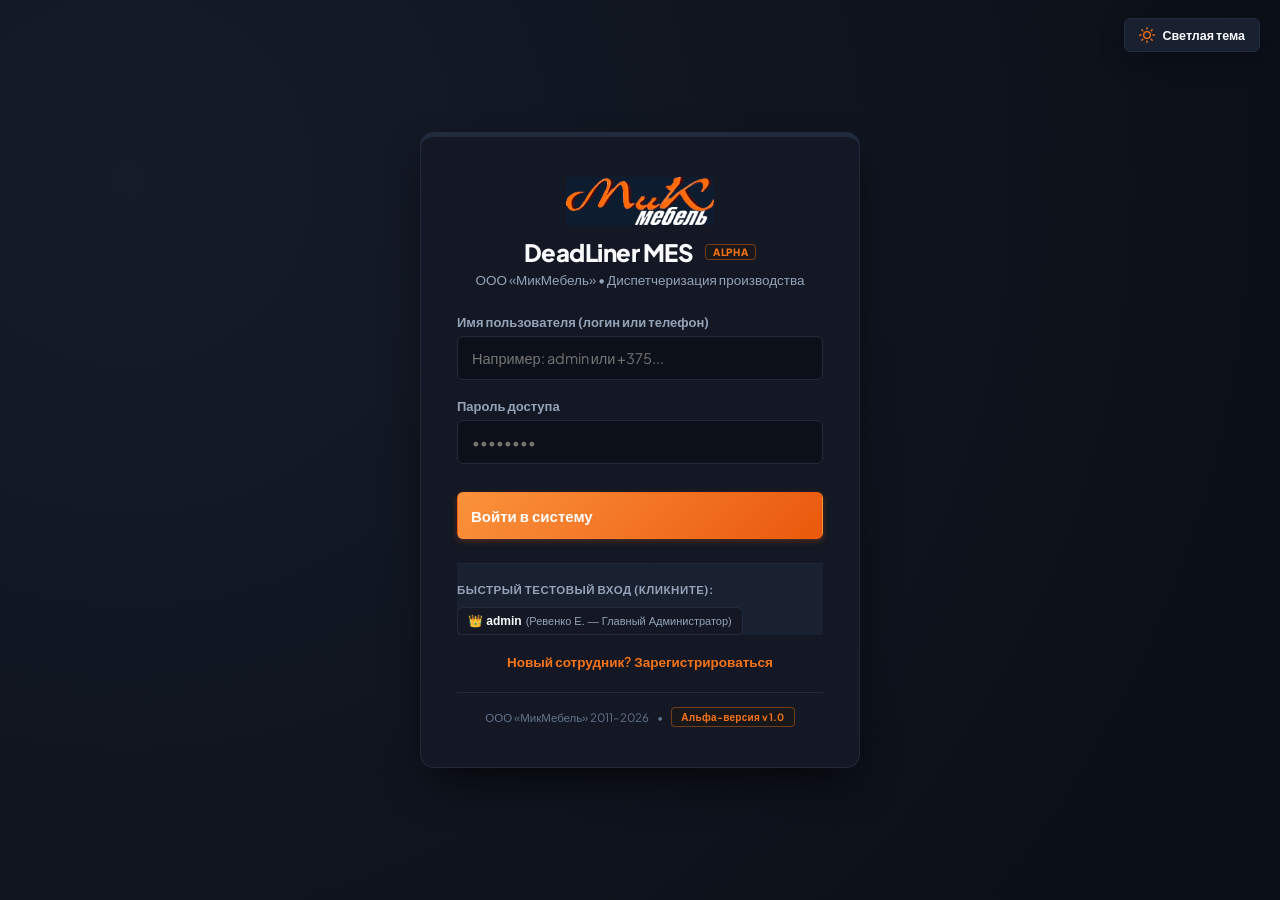
<file: Deadliner.API/wwwroot/index.html>
﻿<!DOCTYPE html>
<html lang="ru">
<head>
    <meta charset="UTF-8">
    <meta name="viewport" content="width=device-width, initial-scale=1.0">
    <title>DeadLiner — Система управления производственными дедлайнами</title>
    <link rel="stylesheet" href="style.css?v=3.3.0">
    <style>
        .modal-overlay {
            position: fixed !important;
            top: 0 !important;
            left: 0 !important;
            width: 100vw !important;
            height: 100vh !important;
            background: rgba(15, 23, 42, 0.6) !important;
            backdrop-filter: blur(4px) !important;
            display: none;
            align-items: center !important;
            justify-content: center !important;
            z-index: 9999 !important;
            padding: 16px !important;
        }
        .modal-overlay.active {
            display: flex !important;
        }
    </style>
    <script src="theme.js?v=3.4.0"></script>
</head>
<body>

    <aside class="sidebar">
        <a href="index.html" class="sidebar-brand" title="DeadLiner MES">
            <img src="logo.png" alt="МикМебель" class="sidebar-logo-img">
        </a>

        <div class="sidebar-nav">
            <div>
                <div class="nav-group-label">Производство</div>
                <ul class="nav-list">
                    <li>
                        <a href="index.html" class="nav-link active">
                            <svg viewBox="0 0 24 24"><path d="M9 5H7a2 2 0 00-2 2v12a2 2 0 002 2h10a2 2 0 002-2V7a2 2 0 00-2-2h-2M9 5a2 2 0 002 2h2a2 2 0 002-2M9 5a2 2 0 012-2h2a2 2 0 012 2"/></svg>
                            <span>Реестр заказов</span>
                        </a>
                    </li>
                    <li class="manager-only">
                        <a href="clients.html" class="nav-link">
                            <svg viewBox="0 0 24 24"><path d="M17 21v-2a4 4 0 00-4-4H5a4 4 0 00-4 4v2"/><circle cx="9" cy="7" r="4"/><path d="M23 21v-2a4 4 0 00-3-3.87M16 3.13a4 4 0 010 7.75"/></svg>
                            <span>Заказчики (клиенты)</span>
                        </a>
                    </li>
                    <li>
                        <a href="workshop.html" class="nav-link">
                            <svg viewBox="0 0 24 24"><rect x="2" y="3" width="20" height="14" rx="2"/><path d="M8 21h8m-4-4v4"/></svg>
                            <span>Экран цеха</span>
                        </a>
                    </li>
                    <li class="manager-only">
                        <a href="catalog.html" class="nav-link">
                            <svg viewBox="0 0 24 24"><path d="M4 6h16M4 10h16M4 14h16M4 18h16"/></svg>
                            <span>Справочник операций</span>
                        </a>
                    </li>
                </ul>
            </div>

            <div>
                <div class="nav-group-label">Аналитика</div>
                <ul class="nav-list">
                    <li>
                        <a href="reports.html" class="nav-link">
                            <svg viewBox="0 0 24 24"><path d="M18 20V10M12 20V4M6 20v-6"/></svg>
                            <span>Сводные отчёты</span>
                        </a>
                    </li>
                </ul>
            </div>

            <div>
                <div class="nav-group-label">Конфигурация</div>
                <ul class="nav-list">
                    <li class="manager-only">
                        <a href="settings.html" class="nav-link">
                            <svg viewBox="0 0 24 24"><circle cx="12" cy="12" r="3"/><path d="M19.4 15a1.65 1.65 0 00.33 1.82l.06.06a2 2 0 010 2.83 2 2 0 01-2.83 0l-.06-.06a1.65 1.65 0 00-1.82-.33 1.65 1.65 0 00-1 1.51V21a2 2 0 01-2 2 2 2 0 01-2-2v-.09A1.65 1.65 0 009 19.4a1.65 1.65 0 00-1.82.33l-.06.06a2 2 0 01-2.83 0 2 2 0 010-2.83l.06-.06a1.65 1.65 0 00.33-1.82 1.65 1.65 0 00-1.51-1H3a2 2 0 01-2-2 2 2 0 012-2h.09A1.65 1.65 0 004.6 9a1.65 1.65 0 00-.33-1.82l-.06-.06a2 2 0 010-2.83 2 2 0 012.83 0l.06.06a1.65 1.65 0 001.82.33H9a1.65 1.65 0 001-1.51V3a2 2 0 012-2 2 2 0 012 2v.09a1.65 1.65 0 001 1.51 1.65 1.65 0 001.82-.33l.06-.06a2 2 0 012.83 0 2 2 0 010 2.83l-.06.06a1.65 1.65 0 00-.33 1.82V9a1.65 1.65 0 001.51 1H21a2 2 0 012 2 2 2 0 01-2 2h-.09a1.65 1.65 0 00-1.51 1z"/></svg>
                            <span>Пороги срочности</span>
                        </a>
                    </li>
                    <li>
                        <a href="profile.html" class="nav-link">
                            <svg viewBox="0 0 24 24"><path d="M20 21v-2a4 4 0 00-4-4H8a4 4 0 00-4 4v2"/><circle cx="12" cy="7" r="4"/></svg>
                            <span>Мой профиль</span>
                        </a>
                    </li>
                    <li class="admin-only">
                        <a href="admin.html" class="nav-link">
                            <svg viewBox="0 0 24 24"><path d="M12 2a5 5 0 015 5v3a5 5 0 01-10 0V7a5 5 0 015-5zM4 22v-2a7 7 0 0114 0v2H4z"/><path d="M18 8l4 2-4 2"/></svg>
                            <span>Администрирование</span>
                        </a>
                    </li>
                </ul>
            </div>
        </div>

        <div class="sidebar-footer">
            <div id="userInfo">
            </div>
        </div>
    </aside>

    <div class="app-canvas">
        
        <header class="topbar">
            <div class="breadcrumbs">
                <span>Диспетчеризация</span>
                <span>/</span>
                <span class="current">Заказы в производстве</span>
            </div>

            <div class="topbar-actions">
                <div class="status-badge">
                    <span class="ping"></span>
                    <span>База данных подключена</span>
                </div>
            </div>
        </header>

        <main class="main-content">
            <div class="page-header">
                <div class="page-title">
                    <h1>Производственные заказы</h1>
                    <p id="ordersSubtitle">Мониторинг соблюдения регламентных сроков изготовления мебели</p>
                </div>
                <div style="display: flex; gap: 10px; flex-wrap: wrap;">
                    <button class="btn-modern btn-ghost manager-only" onclick="openImport1CModal()" style="border-color: var(--brand-cyan); color: var(--brand-cyan);">
                        <svg width="15" height="15" viewBox="0 0 24 24" fill="none" stroke="currentColor" stroke-width="2"><path d="M21 15v4a2 2 0 01-2 2H5a2 2 0 01-2-2v-4M17 8l-5-5-5 5M12 3v12"/></svg>
                        <span> Загрузить из 1С</span>
                    </button>
                    <button class="btn-modern btn-ghost manager-only" onclick="exportToCSV()">
                        <svg width="15" height="15" viewBox="0 0 24 24" fill="none" stroke="currentColor" stroke-width="2"><path d="M21 15v4a2 2 0 01-2 2H5a2 2 0 01-2-2v-4M7 10l5 5 5-5M12 15V3"/></svg>
                        <span>Экспорт CSV</span>
                    </button>
                    <button class="btn-modern btn-primary manager-only" onclick="openCreate()">
                        <span>+ Новый заказ</span>
                    </button>
                </div>
            </div>

            <div class="stats-row">
                <div class="stat-card alert-blue">
                    <div class="stat-label">Всего заказов</div>
                    <div class="stat-value" id="statTotal">—</div>
                </div>
                <div class="stat-card alert-green">
                    <div class="stat-label">В графике (запас дней)</div>
                    <div class="stat-value" id="statGreen">—</div>
                </div>
                <div class="stat-card alert-yellow">
                    <div class="stat-label">Требуют внимания</div>
                    <div class="stat-value" id="statYellow">—</div>
                </div>
                <div class="stat-card alert-red">
                    <div class="stat-label">Критический срок / Просрочка</div>
                    <div class="stat-value" id="statRed">—</div>
                </div>
            </div>

            <div class="tasks-widget" id="tasksWidget">
                <div class="tasks-widget-header">
                    <div class="tasks-widget-title">
                        <svg width="20" height="20" viewBox="0 0 24 24" fill="none" stroke="var(--brand-primary)" stroke-width="2.2">
                            <path d="M12 8v4l3 3m6-3a9 9 0 11-18 0 9 9 0 0118 0z"/>
                        </svg>
                        <h2 id="tasksWidgetTitle">Мои задачи и мини-дедлайны</h2>
                        <span class="tasks-count-badge" id="tasksCountBadge">0 задач</span>
                    </div>
                    <div class="tasks-filter-toggle" id="supervisorToggleGroup" style="display: none;">
                        <button class="tasks-filter-btn active" id="btnMyTasks" onclick="switchTaskScope(false)">Мои задачи</button>
                        <button class="tasks-filter-btn" id="btnAllTasks" onclick="switchTaskScope(true)">Весь цех (все этапы)</button>
                    </div>
                </div>
                <div class="tasks-grid" id="tasksGrid">
                    <div class="tasks-empty">
                        <svg viewBox="0 0 24 24" fill="none" stroke="currentColor" stroke-width="1.8">
                            <path d="M9 12l2 2 4-4m6 2a9 9 0 11-18 0 9 9 0 0118 0z"/>
                        </svg>
                        Загрузка персональных задач...
                    </div>
                </div>
            </div>

            <div class="table-panel">
                <div class="panel-toolbar">
                    <div class="tab-group" id="statusTabGroup">
                        <button class="tab-btn active" data-status="all" onclick="setQuickTab('all', this)">Все заказы</button>
                        <button class="tab-btn" data-status="в работе" onclick="setQuickTab('в работе', this)">В работе</button>
                        <button class="tab-btn" data-status="готов к отгрузке" onclick="setQuickTab('готов к отгрузке', this)">Готовы к отгрузке</button>
                        <button class="tab-btn" data-status="просрочен" onclick="setQuickTab('просрочен', this)">Просроченные</button>
                        <button class="tab-btn" data-status="завершён" onclick="setQuickTab('завершён', this)">Завершённые</button>
                    </div>

                    <div class="search-box">
                        <svg viewBox="0 0 24 24"><circle cx="11" cy="11" r="8"/><path d="M21 21l-4.35-4.35"/></svg>
                        <input type="text" id="searchInput" class="search-input" placeholder="Поиск по клиенту, номеру, телефону..." oninput="onSearchInput()">
                        <button type="button" id="searchClearBtn" class="search-clear-btn" onclick="clearSearch()" title="Очистить поиск" style="display:none;">✕</button>
                    </div>

                    <button class="btn-toggle-filters" id="btnToggleFilters" onclick="toggleAdvancedFilters()" title="Настроить фильтры">
                        <svg width="15" height="15" viewBox="0 0 24 24" fill="none" stroke="currentColor" stroke-width="2"><path d="M4 21v-7M4 10V3M12 21v-9M12 8V3M20 21v-5M20 12V3M1 14h6M9 8h6M17 16h6"/></svg>
                        <span>Фильтры</span>
                        <span class="active-filters-dot" id="activeFiltersDot" style="display:none;"></span>
                    </button>
                </div>

                <div class="filter-bar-expanded" id="advancedFilterBar">
                    <div class="filter-grid">
                        <div class="filter-item">
                            <label class="filter-label" for="statusFilter">Статус заказа:</label>
                            <select id="statusFilter" class="filter-control" onchange="applyFilters()">
                                <option value="">Все статусы</option>
                                <option value="в работе">В работе</option>
                                <option value="готов к отгрузке">Готов к отгрузке</option>
                                <option value="отгружен">Отгружен</option>
                                <option value="завершён">Завершён</option>
                                <option value="просрочен">Просрочен</option>
                            </select>
                        </div>

                        <div class="filter-item">
                            <label class="filter-label" for="urgencyFilter">Зона срочности:</label>
                            <select id="urgencyFilter" class="filter-control" onchange="applyFilters()">
                                <option value="">Все зоны срочности</option>
                                <option value="green">🟢 Зелёная (в графике)</option>
                                <option value="yellow">🟡 Жёлтая (3–7 дн.)</option>
                                <option value="red">🔴 Красная (горит дедлайн)</option>
                            </select>
                        </div>

                        <div class="filter-item">
                            <label class="filter-label" for="clientFilter">Контрагент (заказчик):</label>
                            <select id="clientFilter" class="filter-control" onchange="applyFilters()">
                                <option value="">Все заказчики</option>
                            </select>
                        </div>

                        <div class="filter-item date-range-item">
                            <label class="filter-label">Период дедлайна отгрузки:</label>
                            <div class="date-range-inputs">
                                <input type="date" id="dateFrom" class="filter-control filter-date" onchange="applyFilters()" title="С даты">
                                <span class="date-sep">—</span>
                                <input type="date" id="dateTo" class="filter-control filter-date" onchange="applyFilters()" title="По дату">
                            </div>
                        </div>

                        <div class="filter-item filter-actions-item">
                            <label class="filter-label">&nbsp;</label>
                            <button type="button" class="btn-reset-filters" id="btnResetFilters" onclick="resetFilters()" title="Сбросить все условия фильтрации">
                                <svg width="14" height="14" viewBox="0 0 24 24" fill="none" stroke="currentColor" stroke-width="2.2"><path d="M3 12a9 9 0 109-9 9.75 9.75 0 00-6.74 2.74L3 8"/><path d="M3 3v5h5"/></svg>
                                <span>Сбросить фильтры</span>
                            </button>
                        </div>
                    </div>
                </div>

                <div class="filter-meta-bar" id="filterMetaBar">
                    <div class="filter-meta-left">
                        <span class="filter-results-badge">
                            Найдено: <strong id="filterResultCount">0</strong> из <span id="filterTotalCount">0</span> заказов
                        </span>
                        <div class="active-chips" id="activeFilterChips"></div>
                    </div>
                    <div class="filter-meta-right">
                        <label for="pageSizeSelect" style="font-size:12.5px; color:var(--text-secondary); margin-right:6px;">Показывать по:</label>
                        <select id="pageSizeSelect" class="pagination-size-select" onchange="changePageSize(this.value)">
                            <option value="5">5</option>
                            <option value="10" selected>10</option>
                            <option value="25">25</option>
                            <option value="50">50</option>
                            <option value="all">Все</option>
                        </select>
                    </div>
                </div>

                <div class="table-responsive">
                    <table class="data-table">
                        <thead>
                            <tr>
                                <th class="sortable" id="th-id" onclick="sortTable('id')" style="width: 85px;">
                                    <span>Номер</span>
                                    <span class="sort-icon"></span>
                                </th>
                                <th class="sortable" id="th-klient" onclick="sortTable('klient')">
                                    <span>Контрагент (клиент)</span>
                                    <span class="sort-icon"></span>
                                </th>
                                <th class="sortable" id="th-dataPriema" onclick="sortTable('dataPriema')" style="width: 140px;">
                                    <span>Дата приёма</span>
                                    <span class="sort-icon"></span>
                                </th>
                                <th class="sortable" id="th-planDataOtgruzki" onclick="sortTable('planDataOtgruzki')" style="width: 155px;">
                                    <span>Срок отгрузки</span>
                                    <span class="sort-icon"></span>
                                </th>
                                <th class="sortable" id="th-daysLeft" onclick="sortTable('daysLeft')" style="width: 160px;">
                                    <span>Остаток срока</span>
                                    <span class="sort-icon"></span>
                                </th>
                                <th class="sortable" id="th-status" onclick="sortTable('status')" style="width: 135px;">
                                    <span>Статус</span>
                                    <span class="sort-icon"></span>
                                </th>
                                <th class="no-sort" style="width: 290px;">Действия</th>
                            </tr>
                        </thead>
                        <tbody id="ordersTable"></tbody>
                    </table>
                </div>

                <div class="pagination-bar" id="paginationBar">
                    <div class="pagination-info" id="paginationInfo">
                        Показано 0 из 0
                    </div>
                    <div class="pagination-controls" id="paginationControls"></div>
                </div>
            </div>
        </main>

        <footer class="app-footer">
            <div class="footer-left">
                <span>ООО «МикМебель» 2011–2026</span>
                <span class="footer-tag">Альфа-версия v1.0</span>
            </div>
            <div>
                <span>Частное Лицо • Ревенко Е.А. • VoidReign 2026</span>
            </div>
        </footer>
    </div>

    <div class="modal-overlay" id="statusModal" style="display: none;">
        <div class="modal-box" style="border-top-color: var(--brand-cyan);">
            <div class="modal-header">
                <h3 id="statusModalTitle">Управление статусом заказа</h3>
                <button class="modal-close-btn" onclick="closeStatusModal()">✕</button>
            </div>
            <form onsubmit="submitStatusChange(event)">
                <input type="hidden" id="statusOrderId">
                
                <div class="form-group">
                    <label for="selectStatusValue">Выберите новый статус:</label>
                    <select id="selectStatusValue" class="form-control" style="font-weight:600;">
                        <option value="в работе">В работе (производственный цикл)</option>
                        <option value="готов к отгрузке">Готов к отгрузке (на складе готовой продукции)</option>
                        <option value="отгружен">Отгружен (заказ передан клиенту)</option>
                        <option value="завершён">Завершён (заказ закрыт, расчёты произведены)</option>
                        <option value="просрочен">Просрочен (нарушение дедлайна)</option>
                    </select>
                </div>

                <div class="form-group">
                    <label for="statusNote">Примечание для журнала аудита (опционально):</label>
                    <input type="text" id="statusNote" class="form-control" placeholder="Например: Заказ передан клиенту / перенос сроков...">
                </div>

                <div style="display:flex; gap:12px; margin-top: 24px;">
                    <button type="submit" class="btn-modern btn-primary" style="flex:2; justify-content:center;">Применить статус</button>
                    <button type="button" class="btn-modern btn-ghost" onclick="closeStatusModal()" style="flex:1; justify-content:center;">Отмена</button>
                </div>
            </form>
        </div>
    </div>

    <div class="modal-overlay" id="import1CModal" style="display: none;">
        <div class="modal-box" style="max-width: 960px; max-height: 90vh; display: flex; flex-direction: column; overflow: hidden; padding: 26px; border-top-color: var(--status-green);">
            <div class="modal-header" style="margin-bottom: 12px;">
                <div>
                    <h3 style="display:flex; align-items:center; gap:8px;">
                        <span></span>
                        <span>Загрузка заказов из 1С (Excel / .xls / .xlsx)</span>
                    </h3>
                    <p style="font-size:13px; color:var(--text-secondary); margin-top:2px;">
                        Автоматическое распознавание нарядов, контрагентов, сумм и расчёт производственных дедлайнов
                    </p>
                </div>
                <button class="modal-close-btn" onclick="closeImport1CModal()">✕</button>
            </div>

            <div id="importStepUpload" style="margin-bottom: 14px;">
                <div style="display: grid; grid-template-columns: 2fr 1fr auto; gap: 14px; align-items: end;">
                    <div class="form-group" style="margin-bottom: 0;">
                        <label for="excelFileInput" style="font-weight: 600;">Файл выгрузки заказов из 1С (.xls, .xlsx):</label>
                        <input type="file" id="excelFileInput" class="form-control" accept=".xls,.xlsx">
                    </div>
                    <div class="form-group" style="margin-bottom: 0;">
                        <label for="importProdDays" style="font-weight: 600;">Срок изготовления (дней):</label>
                        <input type="number" id="importProdDays" class="form-control mono" value="14" min="1" max="180">
                    </div>
                    <div>
                        <button type="button" class="btn-modern btn-primary" id="btnParse1C" onclick="parse1CFile()" style="padding: 10px 22px;">
                            <span>Распознать</span>
                        </button>
                    </div>
                </div>
            </div>

            <div id="importStepPreview" style="display: none; flex: 1; flex-direction: column; min-height: 0; overflow: hidden;">
                <div style="display: flex; justify-content: space-between; align-items: center; margin-bottom: 10px; background: #f8fafc; padding: 10px 14px; border-radius: 8px; border: 1px solid var(--border);">
                    <div style="display: flex; gap: 18px; font-size: 13.5px;">
                        <div>Найдено нарядов: <strong id="previewTotalCount" style="color:var(--brand-primary);">0</strong></div>
                        <div>Новых клиентов: <strong id="previewNewClientsCount" style="color:var(--status-green);">0</strong></div>
                        <div>К импорту: <strong id="previewSelectedCount" style="color:var(--text-main);">0</strong></div>
                    </div>
                    <label style="display: flex; align-items: center; gap: 6px; font-size: 13px; cursor: pointer; user-select: none;">
                        <input type="checkbox" id="masterCheckbox1C" checked onchange="toggleSelectAll1C(this.checked)">
                        <span>Выбрать все</span>
                    </label>
                </div>

                <div style="font-size: 12px; color: var(--text-secondary); background: #f8fafc; border: 1px solid var(--border); padding: 8px 12px; border-radius: 6px; margin-bottom: 8px; display: flex; align-items: center; gap: 8px;">
                    <span style="font-size: 16px;"></span>
                    <span><strong>Умное распознавание 1С:</strong> Спецификации отделены от адресов объектов. Если в файле нет даты отгрузки — применён производственный норматив цеха (дату можно изменить прямо в таблице).</span>
                </div>

                <div style="flex: 1; overflow-y: auto; max-height: 380px; border: 1px solid var(--border); border-radius: 8px;">
                    <table class="data-table" style="margin-bottom: 0;">
                        <thead style="position: sticky; top: 0; background: #ffffff; z-index: 2;">
                            <tr>
                                <th style="width: 40px; text-align: center;">✔</th>
                                <th style="width: 95px;">№ Наряда</th>
                                <th>Контрагент</th>
                                <th style="width: 105px;">Дата приёма</th>
                                <th style="width: 150px;">Срок отгрузки</th>
                                <th style="width: 115px;">Сумма</th>
                                <th>Основание / Изделие</th>
                                <th style="width: 180px;">Адрес объекта</th>
                            </tr>
                        </thead>
                        <tbody id="importPreviewTableBody"></tbody>
                    </table>
                </div>

                <div style="display: flex; justify-content: space-between; align-items: center; margin-top: 16px;">
                    <button type="button" class="btn-modern btn-ghost" onclick="reset1CImport()">← Выбрать другой файл</button>
                    <div style="display: flex; gap: 10px;">
                        <button type="button" class="btn-modern btn-ghost" onclick="closeImport1CModal()">Отмена</button>
                        <button type="button" class="btn-modern btn-primary" id="btnConfirmImport1C" onclick="execute1CImport()" style="padding: 10px 24px;">
                            <span> Импортировать выбранные (<span id="btnSelectedCount">0</span>)</span>
                        </button>
                    </div>
                </div>
            </div>
        </div>
    </div>

    <script src="auth.js?v=3.4.0"></script>
    <script src="app.js?v=3.4.0"></script>
</body>
</html>
</file>
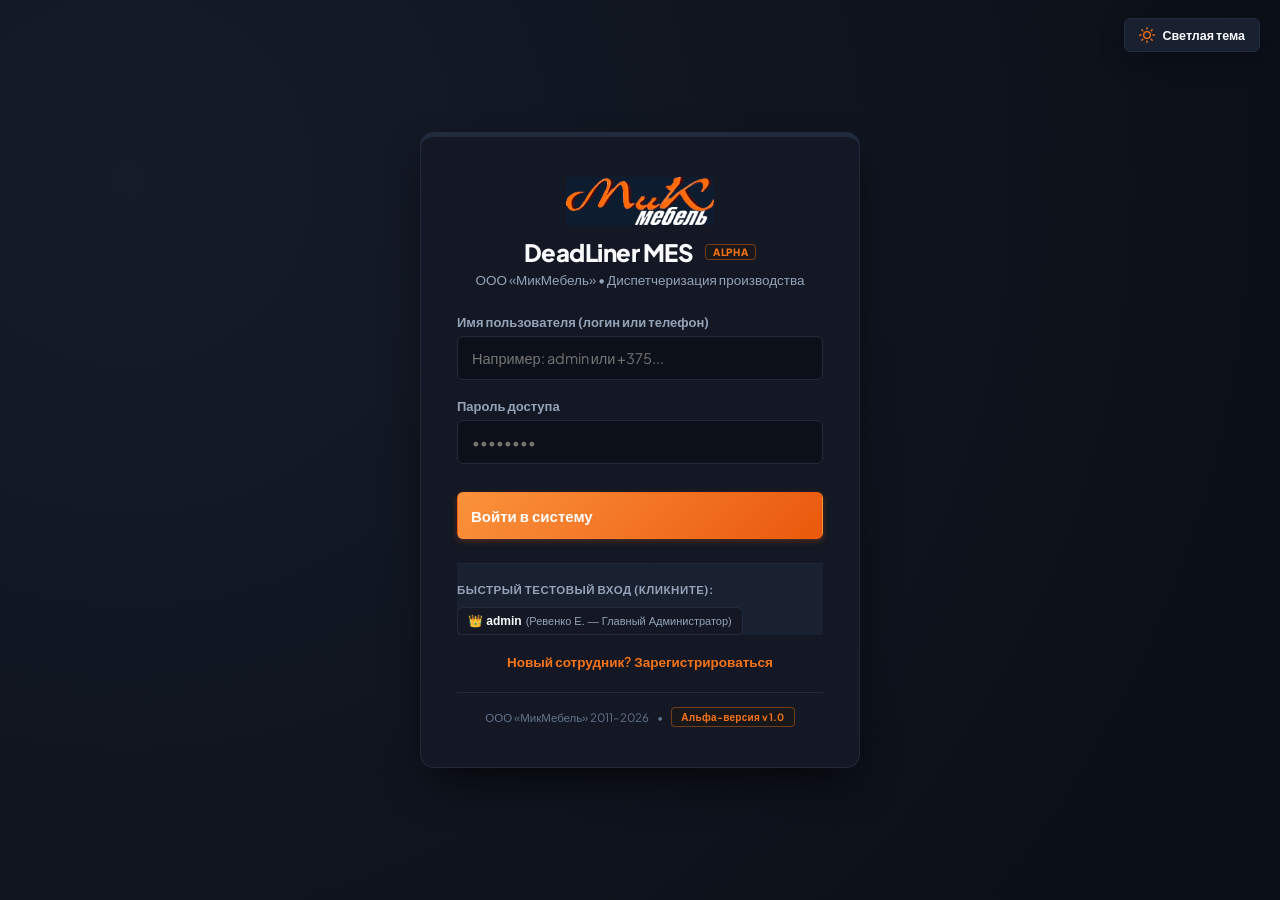
<file: Deadliner.API/wwwroot/admin.html>
﻿<!DOCTYPE html>
<html lang="ru">
<head>
    <meta charset="UTF-8">
    <meta name="viewport" content="width=device-width, initial-scale=1.0">
    <title>DeadLiner — Центр администрирования предприятия</title>
    <link rel="stylesheet" href="style.css?v=3.3.0">
    <style>
        .admin-nav-tabs {
            display: flex;
            gap: 6px;
            background: var(--bg-subtle);
            padding: 4px;
            border-radius: var(--radius-md);
            margin-bottom: 24px;
            border: 1px solid var(--border);
        }

        .admin-nav-tab {
            flex: 1;
            padding: 10px 16px;
            border: none;
            background: transparent;
            font-size: 13.5px;
            font-weight: 700;
            color: var(--text-secondary);
            border-radius: var(--radius-sm);
            cursor: pointer;
            transition: all 0.15s ease;
            text-align: center;
        }

        .admin-nav-tab:hover {
            color: var(--text-main);
        }

        .admin-nav-tab.active {
            background: #ffffff;
            color: var(--brand-primary);
            box-shadow: var(--shadow-subtle);
        }

        .admin-section {
            display: none;
        }

        .admin-section.active {
            display: block;
        }

        .modal-overlay {
            position: fixed;
            inset: 0;
            background: rgba(15, 23, 42, 0.55);
            backdrop-filter: blur(3px);
            display: none;
            align-items: center;
            justify-content: center;
            z-index: 100;
        }

        .modal-overlay.active {
            display: flex;
        }

        .modal-box {
            background: #ffffff;
            border-radius: var(--radius-lg);
            border: 1px solid var(--border);
            box-shadow: 0 25px 50px -12px rgba(15, 23, 42, 0.25);
            width: 100%;
            max-width: 520px;
            padding: 32px;
            border-top: 5px solid var(--brand-purple);
            animation: modalFade 0.15s ease-out;
        }

        @keyframes modalFade {
            from { opacity: 0; transform: scale(0.97); }
            to { opacity: 1; transform: scale(1); }
        }

        .modal-header {
            display: flex;
            justify-content: space-between;
            align-items: center;
            margin-bottom: 20px;
        }

        .modal-header h3 {
            font-size: 18px;
            font-weight: 800;
            color: var(--text-main);
        }

        .modal-close-btn {
            background: transparent;
            border: none;
            font-size: 20px;
            cursor: pointer;
            color: var(--text-muted);
            line-height: 1;
            padding: 4px;
        }

        .sys-card {
            background: var(--bg-card);
            border-radius: var(--radius-md);
            border: 1px solid var(--border);
            padding: 22px;
            box-shadow: var(--shadow-card);
            margin-bottom: 20px;
        }
    </style>
    <script src="theme.js?v=3.4.0"></script>
</head>
<body>

    <aside class="sidebar">
        <a href="index.html" class="sidebar-brand" title="DeadLiner MES">
            <img src="logo.png" alt="МикМебель" class="sidebar-logo-img">
        </a>

        <div class="sidebar-nav">
            <div>
                <div class="nav-group-label">Производство</div>
                <ul class="nav-list">
                    <li>
                        <a href="index.html" class="nav-link">
                            <svg viewBox="0 0 24 24"><path d="M9 5H7a2 2 0 00-2 2v12a2 2 0 002 2h10a2 2 0 002-2V7a2 2 0 00-2-2h-2M9 5a2 2 0 002 2h2a2 2 0 002-2M9 5a2 2 0 012-2h2a2 2 0 012 2"/></svg>
                            <span>Реестр заказов</span>
                        </a>
                    </li>
                    <li class="manager-only">
                        <a href="clients.html" class="nav-link">
                            <svg viewBox="0 0 24 24"><path d="M17 21v-2a4 4 0 00-4-4H5a4 4 0 00-4 4v2"/><circle cx="9" cy="7" r="4"/><path d="M23 21v-2a4 4 0 00-3-3.87M16 3.13a4 4 0 010 7.75"/></svg>
                            <span>Заказчики (клиенты)</span>
                        </a>
                    </li>
                    <li>
                        <a href="workshop.html" class="nav-link">
                            <svg viewBox="0 0 24 24"><rect x="2" y="3" width="20" height="14" rx="2"/><path d="M8 21h8m-4-4v4"/></svg>
                            <span>Экран цеха</span>
                        </a>
                    </li>
                    <li class="manager-only">
                        <a href="catalog.html" class="nav-link">
                            <svg viewBox="0 0 24 24"><path d="M4 6h16M4 10h16M4 14h16M4 18h16"/></svg>
                            <span>Справочник операций</span>
                        </a>
                    </li>
                </ul>
            </div>

            <div>
                <div class="nav-group-label">Аналитика</div>
                <ul class="nav-list">
                    <li>
                        <a href="reports.html" class="nav-link">
                            <svg viewBox="0 0 24 24"><path d="M18 20V10M12 20V4M6 20v-6"/></svg>
                            <span>Сводные отчёты</span>
                        </a>
                    </li>
                </ul>
            </div>

            <div>
                <div class="nav-group-label">Конфигурация</div>
                <ul class="nav-list">
                    <li class="manager-only">
                        <a href="settings.html" class="nav-link">
                            <svg viewBox="0 0 24 24"><circle cx="12" cy="12" r="3"/><path d="M19.4 15a1.65 1.65 0 00.33 1.82l.06.06a2 2 0 010 2.83 2 2 0 01-2.83 0l-.06-.06a1.65 1.65 0 00-1.82-.33 1.65 1.65 0 00-1 1.51V21a2 2 0 01-2 2 2 2 0 01-2-2v-.09A1.65 1.65 0 009 19.4a1.65 1.65 0 00-1.82.33l-.06.06a2 2 0 01-2.83 0 2 2 0 010-2.83l.06-.06a1.65 1.65 0 00.33-1.82 1.65 1.65 0 00-1.51-1H3a2 2 0 01-2-2 2 2 0 012-2h.09A1.65 1.65 0 004.6 9a1.65 1.65 0 00-.33-1.82l-.06-.06a2 2 0 010-2.83 2 2 0 012.83 0l.06.06a1.65 1.65 0 001.82.33H9a1.65 1.65 0 001-1.51V3a2 2 0 012-2 2 2 0 012 2v.09a1.65 1.65 0 001 1.51 1.65 1.65 0 001.82-.33l.06-.06a2 2 0 012.83 0 2 2 0 010 2.83l-.06.06a1.65 1.65 0 00-.33 1.82V9a1.65 1.65 0 001.51 1H21a2 2 0 012 2 2 2 0 01-2 2h-.09a1.65 1.65 0 00-1.51 1z"/></svg>
                            <span>Пороги срочности</span>
                        </a>
                    </li>
                    <li>
                        <a href="profile.html" class="nav-link">
                            <svg viewBox="0 0 24 24"><path d="M20 21v-2a4 4 0 00-4-4H8a4 4 0 00-4 4v2"/><circle cx="12" cy="7" r="4"/></svg>
                            <span>Мой профиль</span>
                        </a>
                    </li>
                    <li class="admin-only">
                        <a href="admin.html" class="nav-link active">
                            <svg viewBox="0 0 24 24"><path d="M12 2a5 5 0 015 5v3a5 5 0 01-10 0V7a5 5 0 015-5zM4 22v-2a7 7 0 0114 0v2H4z"/><path d="M18 8l4 2-4 2"/></svg>
                            <span>Администрирование</span>
                        </a>
                    </li>
                </ul>
            </div>
        </div>

        <div class="sidebar-footer">
            <div id="userInfo"></div>
        </div>
    </aside>

    <div class="app-canvas">
        <header class="topbar">
            <div class="breadcrumbs">
                <span>Система</span>
                <span>/</span>
                <span class="current">Центр управления SuperAdmin</span>
            </div>

            <div class="topbar-actions">
                <span class="status-badge">
                    <span class="ping"></span>
                    <span>Полный root-доступ активен</span>
                </span>
            </div>
        </header>

        <main class="main-content">
            <div class="page-header">
                <div class="page-title">
                    <h1>Центр администрирования предприятия</h1>
                    <p>Полный контроль над персоналом, производственными заказами, заказчиками и базой данных</p>
                </div>
            </div>

            <div class="stats-row" style="margin-bottom: 24px;">
                <div class="stat-card alert-blue">
                    <div class="stat-label">Сотрудники в штате</div>
                    <div class="stat-value" id="statUsersCount">—</div>
                </div>
                <div class="stat-card alert-green">
                    <div class="stat-label">Заказов в производстве</div>
                    <div class="stat-value" id="statOrdersCount">—</div>
                </div>
                <div class="stat-card alert-yellow">
                    <div class="stat-label">Клиентская база</div>
                    <div class="stat-value" id="statClientsCount">—</div>
                </div>
                <div class="stat-card alert-red">
                    <div class="stat-label">Статус SQL Server</div>
                    <div class="stat-value" style="font-size:22px; color:var(--status-green-text);" id="statDbStatus">Online (1433)</div>
                </div>
            </div>

            <div class="admin-nav-tabs">
                <button class="admin-nav-tab active" onclick="switchAdminTab('users', this)">Персонал и доступы</button>
                <button class="admin-nav-tab" onclick="switchAdminTab('orders', this)">Глобальный контроль заказов</button>
                <button class="admin-nav-tab" onclick="switchAdminTab('clients', this)">База заказчиков</button>
                <button class="admin-nav-tab" onclick="switchAdminTab('system', this)">Аудит и состояние БД</button>
            </div>

            <section id="sectionUsers" class="admin-section active">
                <div class="table-panel">
                    <div class="panel-toolbar">
                        <div class="search-box">
                            <svg viewBox="0 0 24 24"><circle cx="11" cy="11" r="8"/><path d="M21 21l-4.35-4.35"/></svg>
                            <input type="text" id="userSearch" class="search-input" placeholder="Поиск по ФИО, логину или роли..." oninput="filterUsers()">
                        </div>
                        <button class="btn-modern btn-primary" onclick="openUserModal()">+ Новый сотрудник</button>
                    </div>

                    <table class="data-table">
                        <thead>
                            <tr>
                                <th style="width: 70px;">ID</th>
                                <th>ФИО сотрудника</th>
                                <th style="width: 140px;">Логин</th>
                                <th style="width: 170px;">Телефон</th>
                                <th style="width: 220px;">Назначенная должность</th>
                                <th style="width: 220px;" class="no-sort">Управление</th>
                            </tr>
                        </thead>
                        <tbody id="usersTable"></tbody>
                    </table>
                </div>
            </section>

            <section id="sectionOrders" class="admin-section">
                <div class="table-panel">
                    <div class="panel-toolbar">
                        <div class="search-box">
                            <svg viewBox="0 0 24 24"><circle cx="11" cy="11" r="8"/><path d="M21 21l-4.35-4.35"/></svg>
                            <input type="text" id="adminOrderSearch" class="search-input" placeholder="Поиск по номеру заказа или клиенту..." oninput="filterAdminOrders()">
                        </div>
                        <div style="font-size: 13px; font-weight: 600; color: var(--text-secondary);">
                            Прямая смена статусов и удаление заказов
                        </div>
                    </div>

                    <table class="data-table">
                        <thead>
                            <tr>
                                <th style="width: 70px;">№</th>
                                <th>Клиент</th>
                                <th style="width: 130px;">Принят</th>
                                <th style="width: 130px;">Дедлайн</th>
                                <th style="width: 200px;">Статус (редактируемый)</th>
                                <th style="width: 300px;" class="no-sort">Действия администратора</th>
                            </tr>
                        </thead>
                        <tbody id="adminOrdersTable"></tbody>
                    </table>
                </div>
            </section>

            <section id="sectionClients" class="admin-section">
                <div class="table-panel">
                    <div class="panel-toolbar">
                        <div class="search-box">
                            <svg viewBox="0 0 24 24"><circle cx="11" cy="11" r="8"/><path d="M21 21l-4.35-4.35"/></svg>
                            <input type="text" id="adminClientSearch" class="search-input" placeholder="Поиск заказчика..." oninput="filterAdminClients()">
                        </div>
                    </div>

                    <table class="data-table">
                        <thead>
                            <tr>
                                <th style="width: 70px;">Код</th>
                                <th>Контрагент</th>
                                <th style="width: 180px;">Телефон</th>
                                <th>Адрес объекта</th>
                                <th style="width: 260px;" class="no-sort">Управление</th>
                            </tr>
                        </thead>
                        <tbody id="adminClientsTable"></tbody>
                    </table>
                </div>
            </section>

            <section id="sectionSystem" class="admin-section">
                <div class="sys-card" style="border-top: 4px solid var(--brand-primary);">
                    <h3 style="font-size: 16px; font-weight: 800; margin-bottom: 12px;">Технический статус инфраструктуры</h3>
                    <div style="display: grid; grid-template-columns: repeat(3, 1fr); gap: 16px; font-size: 13.5px;">
                        <div><strong>СУБД:</strong> Microsoft SQL Server 2022 (Docker)</div>
                        <div><strong>Хост / Порт:</strong> localhost:1433</div>
                        <div><strong>Бэкенд:</strong> ASP.NET Core 10.0 Web API</div>
                        <div><strong>Контекст данных:</strong> DeadLinerContext (EF Core)</div>
                        <div><strong>Текущая сессия:</strong> Администратор (Ревенко Е.А.)</div>
                        <div><strong>Сборка:</strong> 2.4.0 SuperAdmin Enterprise</div>
                    </div>
                </div>

                <div class="table-panel">
                    <div class="panel-toolbar">
                        <div style="font-weight: 700; font-size: 14px;">Глобальный журнал системного аудита (все заказы)</div>
                    </div>
                    <table class="data-table">
                        <thead>
                            <tr>
                                <th style="width: 80px;">Заказ</th>
                                <th style="width: 170px;">Время события</th>
                                <th style="width: 200px;">Автор изменения</th>
                                <th>Содержание операции</th>
                            </tr>
                        </thead>
                        <tbody id="adminAuditTable"></tbody>
                    </table>
                </div>
            </section>
        </main>

        <footer class="app-footer">
            <div class="footer-left">
                <span>ООО «МикМебель» 2011–2026</span>
                <span class="footer-tag">Альфа-версия v1.0</span>
            </div>
            <div>
                <span>Минский колледж предпринимательства • Ревенко Е.А. (ПО-2409)</span>
            </div>
        </footer>
    </div>

    <div class="modal-overlay" id="userModal">
        <div class="modal-box">
            <div class="modal-header">
                <h3>Создание нового пользователя</h3>
                <button class="modal-close-btn" onclick="closeUserModal()">✕</button>
            </div>

            <form onsubmit="saveUser(event)">
                <div class="form-group">
                    <label for="newFio">ФИО сотрудника *</label>
                    <input type="text" id="newFio" class="form-control" placeholder="Иванов Алексей Петрович" required>
                </div>

                <div class="form-group">
                    <label for="newPhone">Контактный телефон</label>
                    <input type="text" id="newPhone" class="form-control mono" placeholder="+375 (29) 000-00-00">
                </div>

                <div class="form-group">
                    <label for="newRole">Должность / Производственная роль *</label>
                    <select id="newRole" class="form-control" required></select>
                </div>

                <div class="form-group">
                    <label for="newLogin">Логин для входа в систему *</label>
                    <input type="text" id="newLogin" class="form-control mono" placeholder="ivanov_ap" autocomplete="off" required>
                </div>

                <div class="form-group">
                    <label for="newPassword">Пароль учётной записи *</label>
                    <input type="password" id="newPassword" class="form-control mono" placeholder="Минимум 6 символов" required>
                </div>

                <div style="display:flex; gap:12px; margin-top: 28px;">
                    <button type="submit" class="btn-modern btn-primary" style="flex:2; justify-content:center; padding:11px;">Создать аккаунт</button>
                    <button type="button" class="btn-modern btn-ghost" onclick="closeUserModal()" style="flex:1; justify-content:center;">Отмена</button>
                </div>
            </form>
        </div>
    </div>

    <div class="modal-overlay" id="editUserModal">
        <div class="modal-box">
            <div class="modal-header">
                <h3>Редактирование профиля сотрудника</h3>
                <button class="modal-close-btn" onclick="closeEditUserModal()">✕</button>
            </div>

            <form onsubmit="updateUser(event)">
                <input type="hidden" id="editUserId">

                <div class="form-group">
                    <label for="editFio">ФИО сотрудника *</label>
                    <input type="text" id="editFio" class="form-control" required>
                </div>

                <div class="form-group">
                    <label for="editPhone">Контактный телефон</label>
                    <input type="text" id="editPhone" class="form-control mono" placeholder="+375 (29) 000-00-00">
                </div>

                <div class="form-group">
                    <label for="editRole">Должность / Производственная роль *</label>
                    <select id="editRole" class="form-control" required></select>
                </div>

                <div class="form-group">
                    <label for="editLogin">Логин пользователя *</label>
                    <input type="text" id="editLogin" class="form-control mono" required>
                </div>

                <div class="form-group">
                    <label for="editPassword">Новый пароль (оставьте пустым, чтобы не менять)</label>
                    <input type="password" id="editPassword" class="form-control mono" placeholder="••••••••">
                </div>

                <div style="display:flex; gap:12px; margin-top: 28px;">
                    <button type="submit" class="btn-modern btn-primary" style="flex:2; justify-content:center; padding:11px;">Сохранить изменения</button>
                    <button type="button" class="btn-modern btn-ghost" onclick="closeEditUserModal()" style="flex:1; justify-content:center;">Отмена</button>
                </div>
            </form>
        </div>
    </div>


    <div class="modal-overlay" id="editClientModal">
        <div class="modal-box">
            <div class="modal-header">
                <h3>Редактирование данных заказчика</h3>
                <button class="modal-close-btn" onclick="closeEditClientModal()">✕</button>
            </div>

            <form onsubmit="updateAdminClient(event)">
                <input type="hidden" id="editClientId">

                <div class="form-group">
                    <label for="editClientName">ФИО заказчика или название компании *</label>
                    <input type="text" id="editClientName" class="form-control" required>
                </div>

                <div class="form-group">
                    <label for="editClientPhone">Контактный телефон</label>
                    <input type="text" id="editClientPhone" class="form-control mono" placeholder="+375 (29) 123-45-67">
                </div>

                <div class="form-group">
                    <label for="editClientAddress">Адрес объекта (доставки / установки)</label>
                    <input type="text" id="editClientAddress" class="form-control">
                </div>

                <div style="display:flex; gap:12px; margin-top: 28px;">
                    <button type="submit" class="btn-modern btn-primary" style="flex:2; justify-content:center; padding:11px;">Сохранить данные</button>
                    <button type="button" class="btn-modern btn-ghost" onclick="closeEditClientModal()" style="flex:1; justify-content:center;">Отмена</button>
                </div>
            </form>
        </div>
    </div>

    <script src="auth.js?v=3.4.0"></script>
    <script src="admin.js?v=3.4.0"></script>
</body>
</html>
</file>
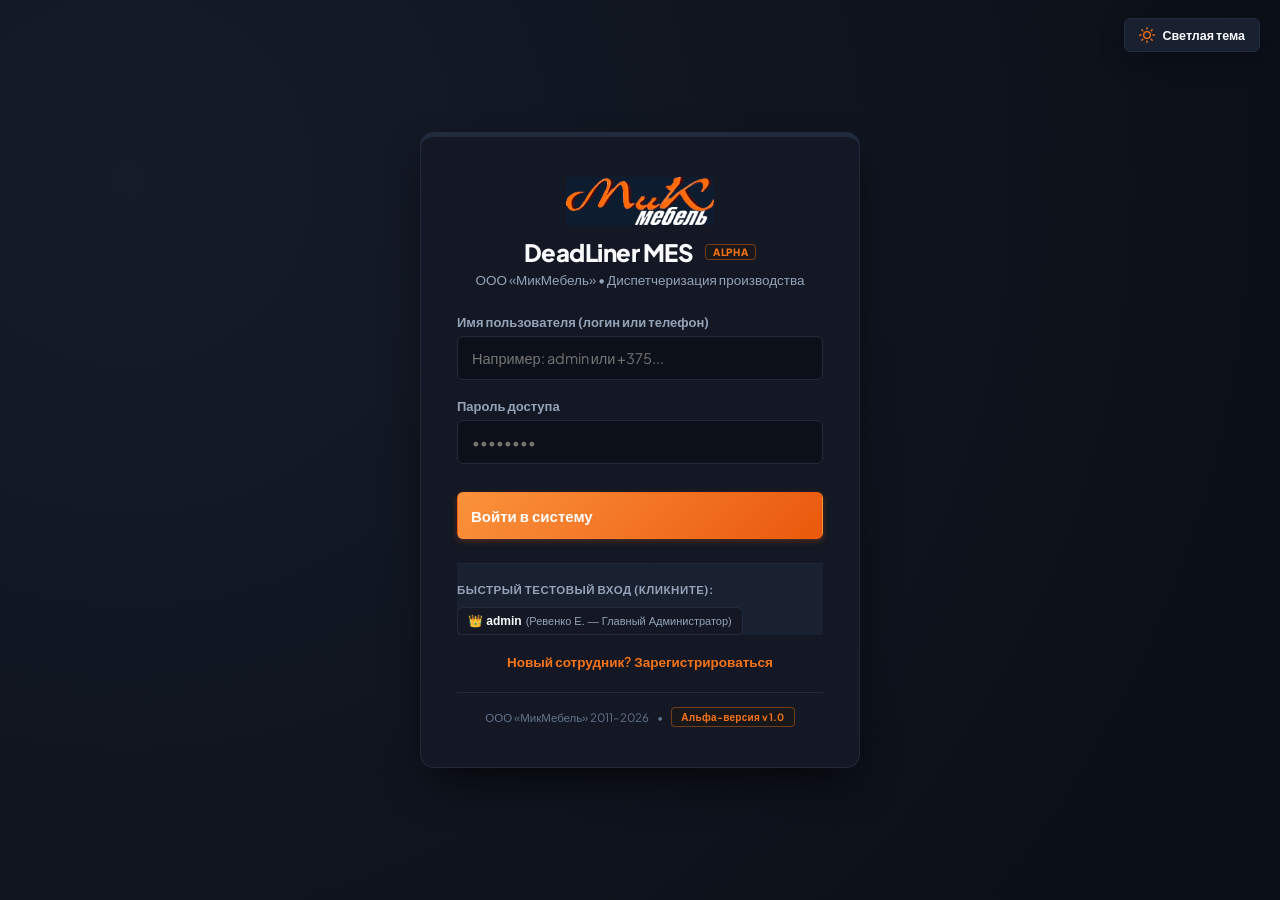
<file: Deadliner.API/wwwroot/audit.html>
﻿<!DOCTYPE html>
<html lang="ru">
<head>
    <meta charset="UTF-8">
    <meta name="viewport" content="width=device-width, initial-scale=1.0">
    <title>DeadLiner — Журнал аудита заказа</title>
    <link rel="stylesheet" href="style.css?v=3.3.0">
    <style>
        .timeline {
            position: relative;
            padding-left: 36px;
            border-left: 2px solid #cbd5e1;
            margin-left: 18px;
            margin-top: 24px;
        }

        .timeline-item {
            position: relative;
            margin-bottom: 24px;
        }

        .timeline-item::before {
            content: '';
            position: absolute;
            left: -44px;
            top: 6px;
            width: 14px;
            height: 14px;
            border-radius: 50%;
            background: var(--brand-primary);
            border: 3px solid #ffffff;
            box-shadow: 0 0 0 2px var(--brand-cyan);
        }

        .timeline-content {
            background: var(--bg-card);
            padding: 18px 22px;
            border-radius: var(--radius-md);
            border: 1px solid var(--border);
            box-shadow: var(--shadow-card);
        }

        .timeline-header {
            display: flex;
            justify-content: space-between;
            margin-bottom: 8px;
            font-size: 13px;
            color: var(--text-secondary);
        }

        .timeline-author {
            color: var(--brand-primary);
            font-weight: 700;
        }

        .timeline-desc {
            font-size: 14px;
            line-height: 1.5;
            color: var(--text-main);
        }
    </style>
    <script src="theme.js?v=3.4.0"></script>
</head>
<body>

    <aside class="sidebar">
        <a href="index.html" class="sidebar-brand" title="DeadLiner MES">
            <img src="logo.png" alt="МикМебель" class="sidebar-logo-img">
        </a>

        <div class="sidebar-nav">
            <div>
                <div class="nav-group-label">Производство</div>
                <ul class="nav-list">
                    <li>
                        <a href="index.html" class="nav-link active">
                            <svg viewBox="0 0 24 24"><path d="M9 5H7a2 2 0 00-2 2v12a2 2 0 002 2h10a2 2 0 002-2V7a2 2 0 00-2-2h-2M9 5a2 2 0 002 2h2a2 2 0 002-2M9 5a2 2 0 012-2h2a2 2 0 012 2"/></svg>
                            <span>Реестр заказов</span>
                        </a>
                    </li>
                    <li>
                        <a href="workshop.html" class="nav-link">
                            <svg viewBox="0 0 24 24"><rect x="2" y="3" width="20" height="14" rx="2"/><path d="M8 21h8m-4-4v4"/></svg>
                            <span>Экран цеха</span>
                        </a>
                    </li>
                    <li class="manager-only">
                        <a href="catalog.html" class="nav-link">
                            <svg viewBox="0 0 24 24"><path d="M4 6h16M4 10h16M4 14h16M4 18h16"/></svg>
                            <span>Справочник операций</span>
                        </a>
                    </li>
                </ul>
            </div>

            <div>
                <div class="nav-group-label">Аналитика</div>
                <ul class="nav-list">
                    <li>
                        <a href="reports.html" class="nav-link">
                            <svg viewBox="0 0 24 24"><path d="M18 20V10M12 20V4M6 20v-6"/></svg>
                            <span>Сводные отчёты</span>
                        </a>
                    </li>
                </ul>
            </div>

            <div class="manager-only">
                <div class="nav-group-label">Конфигурация</div>
                <ul class="nav-list">
                    <li>
                        <a href="settings.html" class="nav-link">
                            <svg viewBox="0 0 24 24"><circle cx="12" cy="12" r="3"/><path d="M19.4 15a1.65 1.65 0 00.33 1.82l.06.06a2 2 0 010 2.83 2 2 0 01-2.83 0l-.06-.06a1.65 1.65 0 00-1.82-.33 1.65 1.65 0 00-1 1.51V21a2 2 0 01-2 2 2 2 0 01-2-2v-.09A1.65 1.65 0 009 19.4a1.65 1.65 0 00-1.82.33l-.06.06a2 2 0 01-2.83 0 2 2 0 010-2.83l.06-.06a1.65 1.65 0 00.33-1.82 1.65 1.65 0 00-1.51-1H3a2 2 0 01-2-2 2 2 0 012-2h.09A1.65 1.65 0 004.6 9a1.65 1.65 0 00-.33-1.82l-.06-.06a2 2 0 010-2.83 2 2 0 012.83 0l.06.06a1.65 1.65 0 001.82.33H9a1.65 1.65 0 001-1.51V3a2 2 0 012-2 2 2 0 012 2v.09a1.65 1.65 0 001 1.51 1.65 1.65 0 001.82-.33l.06-.06a2 2 0 012.83 0 2 2 0 010 2.83l-.06.06a1.65 1.65 0 00-.33 1.82V9a1.65 1.65 0 001.51 1H21a2 2 0 012 2 2 2 0 01-2 2h-.09a1.65 1.65 0 00-1.51 1z"/></svg>
                            <span>Пороги срочности</span>
                        </a>
                    </li>
                </ul>
            </div>
        </div>

        <div class="sidebar-footer">
            <div id="userInfo"></div>
        </div>
    </aside>

    <div class="app-canvas">
        <header class="topbar">
            <div class="breadcrumbs">
                <span>Диспетчеризация</span>
                <span>/</span>
                <a href="index.html" style="color:var(--text-muted); text-decoration:none;">Заказы</a>
                <span>/</span>
                <span class="current">Журнал изменений и аудит</span>
            </div>

            <div class="topbar-actions">
                <a href="index.html" class="btn-modern btn-ghost">← К списку заказов</a>
            </div>
        </header>

        <main class="main-content" style="max-width: 960px;">
            <div class="page-header">
                <div class="page-title">
                    <h1 id="orderTitle">Хроника и аудит заказа</h1>
                    <p>Непрерывный журнал протоколирования производственных событий и служебных отметок</p>
                </div>
            </div>


            <div class="table-panel manager-only" style="margin-bottom: 24px; padding: 22px; border-top: 4px solid var(--brand-primary);">
                <div style="font-size: 14.5px; font-weight: 700; margin-bottom: 12px; color: var(--text-main);">
                    Внесение служебной отметки или комментария:
                </div>
                <form onsubmit="addAuditNote(event)" style="display:flex; gap:12px;">
                    <input type="text" id="noteText" class="form-control" placeholder="Например: Клиент подтвердил перенос времени монтажа на 16:00..." required>
                    <button type="submit" class="btn-modern btn-primary" style="white-space:nowrap; padding: 10px 20px;">+ Записать</button>
                </form>
            </div>


            <div class="timeline" id="timelineList">
                <div style="color: var(--text-secondary);">Загрузка хронологии...</div>
            </div>
        </main>

        <footer class="app-footer">
            <div class="footer-left">
                <span>ООО «МикМебель» 2011–2026</span>
                <span class="footer-tag">Альфа-версия v1.0</span>
            </div>
            <div>
                <span>Частное Лицо • Ревенко Е.А. VoidReign 2026</span>
            </div>
        </footer>
    </div>

    <script src="auth.js?v=3.4.0"></script>
    <script src="audit.js?v=3.4.0"></script>
</body>
</html>
</file>
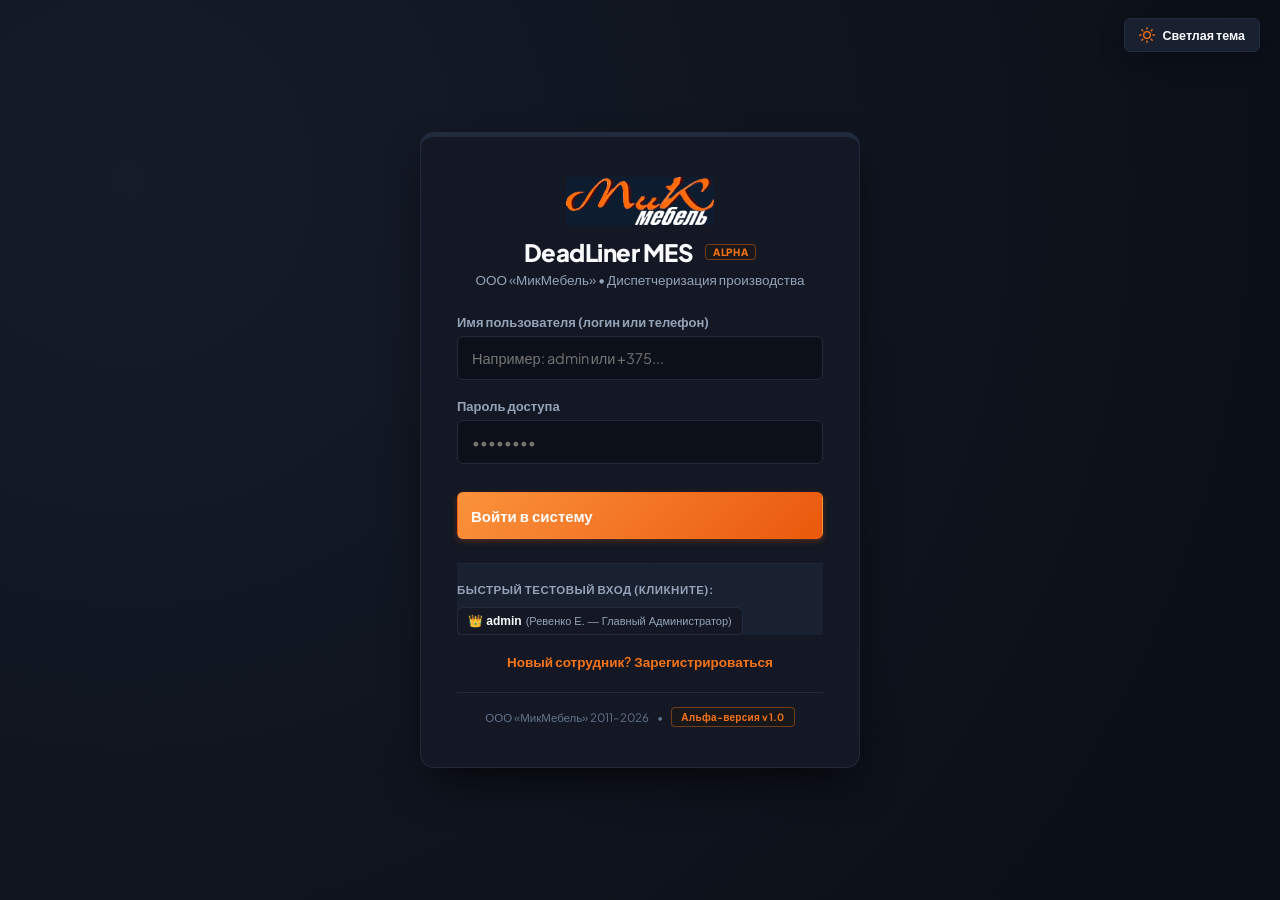
<file: Deadliner.API/wwwroot/catalog.html>
﻿<!DOCTYPE html>
<html lang="ru">
<head>
    <meta charset="UTF-8">
    <meta name="viewport" content="width=device-width, initial-scale=1.0">
    <title>DeadLiner — Справочник операций цеха</title>
    <link rel="stylesheet" href="style.css?v=3.3.0">
    <script src="theme.js?v=3.4.0"></script>
</head>
<body>

    <aside class="sidebar">
        <a href="index.html" class="sidebar-brand" title="DeadLiner MES">
            <img src="logo.png" alt="МикМебель" class="sidebar-logo-img">
        </a>

        <div class="sidebar-nav">
            <div>
                <div class="nav-group-label">Производство</div>
                <ul class="nav-list">
                    <li>
                        <a href="index.html" class="nav-link">
                            <svg viewBox="0 0 24 24"><path d="M9 5H7a2 2 0 00-2 2v12a2 2 0 002 2h10a2 2 0 002-2V7a2 2 0 00-2-2h-2M9 5a2 2 0 002 2h2a2 2 0 002-2M9 5a2 2 0 012-2h2a2 2 0 012 2"/></svg>
                            <span>Реестр заказов</span>
                        </a>
                    </li>
                    <li>
                        <a href="workshop.html" class="nav-link">
                            <svg viewBox="0 0 24 24"><rect x="2" y="3" width="20" height="14" rx="2"/><path d="M8 21h8m-4-4v4"/></svg>
                            <span>Экран цеха</span>
                        </a>
                    </li>
                    <li class="manager-only">
                        <a href="catalog.html" class="nav-link active">
                            <svg viewBox="0 0 24 24"><path d="M4 6h16M4 10h16M4 14h16M4 18h16"/></svg>
                            <span>Справочник операций</span>
                        </a>
                    </li>
                </ul>
            </div>

            <div>
                <div class="nav-group-label">Аналитика</div>
                <ul class="nav-list">
                    <li>
                        <a href="reports.html" class="nav-link">
                            <svg viewBox="0 0 24 24"><path d="M18 20V10M12 20V4M6 20v-6"/></svg>
                            <span>Сводные отчёты</span>
                        </a>
                    </li>
                </ul>
            </div>

            <div class="manager-only">
                <div class="nav-group-label">Конфигурация</div>
                <ul class="nav-list">
                    <li>
                        <a href="settings.html" class="nav-link">
                            <svg viewBox="0 0 24 24"><circle cx="12" cy="12" r="3"/><path d="M19.4 15a1.65 1.65 0 00.33 1.82l.06.06a2 2 0 010 2.83 2 2 0 01-2.83 0l-.06-.06a1.65 1.65 0 00-1.82-.33 1.65 1.65 0 00-1 1.51V21a2 2 0 01-2 2 2 2 0 01-2-2v-.09A1.65 1.65 0 009 19.4a1.65 1.65 0 00-1.82.33l-.06.06a2 2 0 01-2.83 0 2 2 0 010-2.83l.06-.06a1.65 1.65 0 00.33-1.82 1.65 1.65 0 00-1.51-1H3a2 2 0 01-2-2 2 2 0 012-2h.09A1.65 1.65 0 004.6 9a1.65 1.65 0 00-.33-1.82l-.06-.06a2 2 0 010-2.83 2 2 0 012.83 0l.06.06a1.65 1.65 0 001.82.33H9a1.65 1.65 0 001-1.51V3a2 2 0 012-2 2 2 0 012 2v.09a1.65 1.65 0 001 1.51 1.65 1.65 0 001.82-.33l.06-.06a2 2 0 012.83 0 2 2 0 010 2.83l-.06.06a1.65 1.65 0 00-.33 1.82V9a1.65 1.65 0 001.51 1H21a2 2 0 012 2 2 2 0 01-2 2h-.09a1.65 1.65 0 00-1.51 1z"/></svg>
                            <span>Пороги срочности</span>
                        </a>
                    </li>
                </ul>
            </div>
        </div>

        <div class="sidebar-footer">
            <div id="userInfo"></div>
        </div>
    </aside>

    <div class="app-canvas">
        <header class="topbar">
            <div class="breadcrumbs">
                <span>Диспетчеризация</span>
                <span>/</span>
                <span>Производство</span>
                <span>/</span>
                <span class="current">Справочник операций цеха</span>
            </div>

            <div class="topbar-actions">
                <a href="index.html" class="btn-modern btn-ghost">← К списку заказов</a>
            </div>
        </header>

        <main class="main-content">
            <div class="page-header">
                <div class="page-title">
                    <h1>Нормативный регламент операций</h1>
                    <p>Стандартизированный каталог технологических переделов мебельной фабрики</p>
                </div>
            </div>

            <!-- Форма добавления нового этапа -->
            <div class="table-panel manager-only" style="margin-bottom: 28px; padding: 22px; border-top: 4px solid var(--brand-cyan);">
                <div style="font-size: 14.5px; font-weight: 700; margin-bottom: 14px; color: var(--text-main);">
                    Добавление операции в производственный регламент:
                </div>
                <form id="addStageForm" onsubmit="addStage(event)" style="display: grid; grid-template-columns: 2fr 1fr 1.2fr 1.5fr auto; gap: 14px; align-items: end;">
                    <div>
                        <label style="display:block; font-size:12.5px; font-weight:600; color:var(--text-secondary); margin-bottom:5px;">Наименование операции</label>
                        <input type="text" id="nazvanie" class="form-control" placeholder="Например: Шлифовка шпона" required>
                    </div>
                    <div>
                        <label style="display:block; font-size:12.5px; font-weight:600; color:var(--text-secondary); margin-bottom:5px;">Очередность (№)</label>
                        <input type="number" id="poryadok" class="form-control mono" placeholder="1, 2, 3..." min="1" required>
                    </div>
                    <div>
                        <label style="display:block; font-size:12.5px; font-weight:600; color:var(--text-secondary); margin-bottom:5px;">Тип операции</label>
                        <select id="tipEtapa" class="form-control">
                            <option value="базовый">Базовый</option>
                            <option value="промежуточный">Промежуточный</option>
                        </select>
                    </div>
                    <div>
                        <label style="display:block; font-size:12.5px; font-weight:600; color:var(--text-secondary); margin-bottom:5px;">Ответственная роль</label>
                        <select id="rolSelect" class="form-control">
                            <option value="3">Сотрудник цеха</option>
                            <option value="1002">Дизайнер</option>
                            <option value="1003">Конструктор</option>
                            <option value="1004">Бухгалтер</option>
                            <option value="1006">Логист</option>
                            <option value="1005">Начальник производства</option>
                            <option value="1">Администратор</option>
                        </select>
                    </div>
                    <div>
                        <button type="submit" class="btn-modern btn-primary" style="padding: 10px 18px;">+ Сохранить</button>
                    </div>
                </form>
            </div>

            <!-- Таблица справочника -->
            <div class="table-panel">
                <table class="data-table">
                    <thead>
                        <tr>
                            <th style="width: 90px;">Очередь</th>
                            <th>Наименование операции</th>
                            <th style="width: 170px;">Тип этапа</th>
                            <th style="width: 220px;">Ответственный участок</th>
                            <th style="width: 120px;" class="no-sort">Управление</th>
                        </tr>
                    </thead>
                    <tbody id="catalogTable"></tbody>
                </table>
            </div>
        </main>

        <footer class="app-footer">
            <div class="footer-left">
                <span>ООО «МикМебель» 2011–2026</span>
                <span class="footer-tag">Альфа-версия v1.0</span>
            </div>
            <div>
                <span>Частное Лицо • Ревенко Е.А. VoidReign 2026</span>
            </div>
        </footer>
    </div>

    <script src="auth.js?v=3.4.0"></script>
    <script src="catalog.js?v=3.4.0"></script>
</body>
</html>
</file>
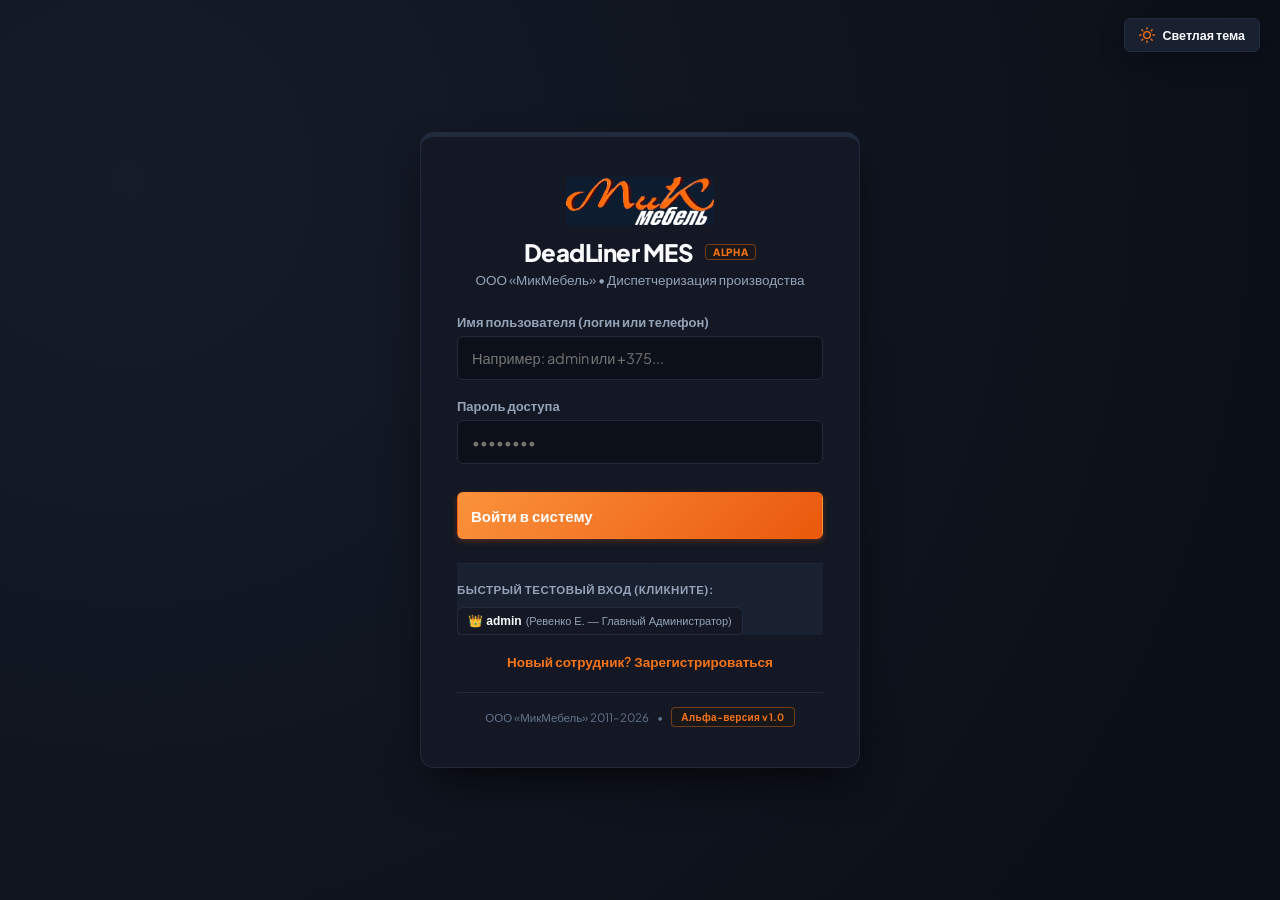
<file: Deadliner.API/wwwroot/clients.html>
﻿<!DOCTYPE html>
<html lang="ru">
<head>
    <meta charset="UTF-8">
    <meta name="viewport" content="width=device-width, initial-scale=1.0">
    <title>DeadLiner — Реестр заказчиков (клиентов)</title>
    <link rel="stylesheet" href="style.css?v=3.3.0">
    <style>
        /* Модальное окно создания заказчика */
        .modal-overlay {
            position: fixed;
            inset: 0;
            background: rgba(15, 23, 42, 0.55);
            backdrop-filter: blur(3px);
            display: none;
            align-items: center;
            justify-content: center;
            z-index: 100;
        }

        .modal-overlay.active {
            display: flex;
        }

        .modal-box {
            background: #ffffff;
            border-radius: var(--radius-lg);
            border: 1px solid var(--border);
            box-shadow: 0 25px 50px -12px rgba(15, 23, 42, 0.25);
            width: 100%;
            max-width: 520px;
            padding: 32px;
            border-top: 5px solid var(--brand-primary);
            animation: modalFade 0.15s ease-out;
        }

        @keyframes modalFade {
            from { opacity: 0; transform: scale(0.97); }
            to { opacity: 1; transform: scale(1); }
        }

        .modal-header {
            display: flex;
            justify-content: space-between;
            align-items: center;
            margin-bottom: 20px;
        }

        .modal-header h3 {
            font-size: 18px;
            font-weight: 800;
            color: var(--text-main);
        }

        .modal-close-btn {
            background: transparent;
            border: none;
            font-size: 20px;
            cursor: pointer;
            color: var(--text-muted);
            line-height: 1;
            padding: 4px;
        }

        .modal-close-btn:hover {
            color: var(--text-main);
        }
    </style>
    <script src="theme.js?v=3.4.0"></script>
</head>
<body>

    <!-- БОКОВОЕ МЕНЮ (SIDEBAR) -->
    <aside class="sidebar">
        <a href="index.html" class="sidebar-brand" title="DeadLiner MES">
            <img src="logo.png" alt="МикМебель" class="sidebar-logo-img">
        </a>

        <div class="sidebar-nav">
            <div>
                <div class="nav-group-label">Производство</div>
                <ul class="nav-list">
                    <li>
                        <a href="index.html" class="nav-link">
                            <svg viewBox="0 0 24 24"><path d="M9 5H7a2 2 0 00-2 2v12a2 2 0 002 2h10a2 2 0 002-2V7a2 2 0 00-2-2h-2M9 5a2 2 0 002 2h2a2 2 0 002-2M9 5a2 2 0 012-2h2a2 2 0 012 2"/></svg>
                            <span>Реестр заказов</span>
                        </a>
                    </li>
                    <li class="manager-only">
                        <a href="clients.html" class="nav-link active">
                            <svg viewBox="0 0 24 24"><path d="M17 21v-2a4 4 0 00-4-4H5a4 4 0 00-4 4v2"/><circle cx="9" cy="7" r="4"/><path d="M23 21v-2a4 4 0 00-3-3.87M16 3.13a4 4 0 010 7.75"/></svg>
                            <span>Заказчики (клиенты)</span>
                        </a>
                    </li>
                    <li>
                        <a href="workshop.html" class="nav-link">
                            <svg viewBox="0 0 24 24"><rect x="2" y="3" width="20" height="14" rx="2"/><path d="M8 21h8m-4-4v4"/></svg>
                            <span>Экран цеха</span>
                        </a>
                    </li>
                    <li class="manager-only">
                        <a href="catalog.html" class="nav-link">
                            <svg viewBox="0 0 24 24"><path d="M4 6h16M4 10h16M4 14h16M4 18h16"/></svg>
                            <span>Справочник операций</span>
                        </a>
                    </li>
                </ul>
            </div>

            <div>
                <div class="nav-group-label">Аналитика</div>
                <ul class="nav-list">
                    <li>
                        <a href="reports.html" class="nav-link">
                            <svg viewBox="0 0 24 24"><path d="M18 20V10M12 20V4M6 20v-6"/></svg>
                            <span>Сводные отчёты</span>
                        </a>
                    </li>
                </ul>
            </div>

            <div class="manager-only">
                <div class="nav-group-label">Конфигурация</div>
                <ul class="nav-list">
                    <li class="manager-only">
                        <a href="settings.html" class="nav-link">
                            <svg viewBox="0 0 24 24"><circle cx="12" cy="12" r="3"/><path d="M19.4 15a1.65 1.65 0 00.33 1.82l.06.06a2 2 0 010 2.83 2 2 0 01-2.83 0l-.06-.06a1.65 1.65 0 00-1.82-.33 1.65 1.65 0 00-1 1.51V21a2 2 0 01-2 2 2 2 0 01-2-2v-.09A1.65 1.65 0 009 19.4a1.65 1.65 0 00-1.82.33l-.06.06a2 2 0 01-2.83 0 2 2 0 010-2.83l.06-.06a1.65 1.65 0 00.33-1.82 1.65 1.65 0 00-1.51-1H3a2 2 0 01-2-2 2 2 0 012-2h.09A1.65 1.65 0 004.6 9a1.65 1.65 0 00-.33-1.82l-.06-.06a2 2 0 010-2.83 2 2 0 012.83 0l.06.06a1.65 1.65 0 001.82.33H9a1.65 1.65 0 001-1.51V3a2 2 0 012-2 2 2 0 012 2v.09a1.65 1.65 0 001 1.51 1.65 1.65 0 001.82-.33l.06-.06a2 2 0 012.83 0 2 2 0 010 2.83l-.06.06a1.65 1.65 0 00-.33 1.82V9a1.65 1.65 0 001.51 1H21a2 2 0 012 2 2 2 0 01-2 2h-.09a1.65 1.65 0 00-1.51 1z"/></svg>
                            <span>Пороги срочности</span>
                        </a>
                    </li>
                    <li>
                        <a href="profile.html" class="nav-link">
                            <svg viewBox="0 0 24 24"><path d="M20 21v-2a4 4 0 00-4-4H8a4 4 0 00-4 4v2"/><circle cx="12" cy="7" r="4"/></svg>
                            <span>Мой профиль</span>
                        </a>
                    </li>
                    <li class="admin-only">
                        <a href="admin.html" class="nav-link">
                            <svg viewBox="0 0 24 24"><path d="M12 2a5 5 0 015 5v3a5 5 0 01-10 0V7a5 5 0 015-5zM4 22v-2a7 7 0 0114 0v2H4z"/><path d="M18 8l4 2-4 2"/></svg>
                            <span>Администрирование</span>
                        </a>
                    </li>
                </ul>
            </div>
        </div>

        <div class="sidebar-footer">
            <div id="userInfo"></div>
        </div>
    </aside>

    <!-- ОСНОВНОЕ РАБОЧЕЕ ПРОСТРАНСТВО -->
    <div class="app-canvas">
        <header class="topbar">
            <div class="breadcrumbs">
                <span>Диспетчеризация</span>
                <span>/</span>
                <span class="current">База заказчиков</span>
            </div>

            <div class="topbar-actions">
                <button class="btn-modern btn-primary manager-only" onclick="openClientModal()">
                    <span>+ Добавить заказчика</span>
                </button>
            </div>
        </header>

        <main class="main-content">
            <div class="page-header">
                <div class="page-title">
                    <h1>Заказчики и контрагенты</h1>
                    <p id="clientsSubtitle">Справочник физических и юридических лиц, заказывающих изготовление мебели</p>
                </div>
            </div>

            <!-- Панель поиска -->
            <div class="table-panel">
                <div class="panel-toolbar">
                    <div class="search-box">
                        <svg viewBox="0 0 24 24"><circle cx="11" cy="11" r="8"/><path d="M21 21l-4.35-4.35"/></svg>
                        <input type="text" id="clientSearch" class="search-input" placeholder="Поиск по ФИО, компании или телефону..." oninput="filterClients()">
                    </div>
                    <div id="clientsCount" style="font-size: 13px; font-weight: 600; color: var(--text-secondary);">
                        Загрузка...
                    </div>
                </div>

                <table class="data-table">
                    <thead>
                        <tr>
                            <th style="width: 80px;">Код</th>
                            <th>ФИО / Наименование организации</th>
                            <th style="width: 200px;">Контактный телефон</th>
                            <th>Адрес объекта (монтажа)</th>
                            <th style="width: 240px;" class="no-sort">Действия</th>
                        </tr>
                    </thead>
                    <tbody id="clientsTable">
                        <tr><td colspan="5" style="text-align:center; padding:32px;">Загрузка списка клиентов...</td></tr>
                    </tbody>
                </table>
            </div>
        </main>

        <footer class="app-footer">
            <div class="footer-left">
                <span>ООО «МикМебель» 2011–2026</span>
                <span class="footer-tag">Альфа-версия v1.0</span>
            </div>
            <div>
                <span>Частное Лицо • Ревенко Е.А. VoidReign 2026</span>
            </div>
        </footer>
    </div>

    <!-- МОДАЛЬНОЕ ОКНО СОЗДАНИЯ ЗАКАЗЧИКА -->
    <div class="modal-overlay" id="clientModal">
        <div class="modal-box">
            <div class="modal-header">
                <h3>Новый заказчик мебели</h3>
                <button class="modal-close-btn" onclick="closeClientModal()">✕</button>
            </div>

            <form onsubmit="saveClient(event)">
                <div class="form-group">
                    <label for="clientName">ФИО заказчика или название компании *</label>
                    <input type="text" id="clientName" class="form-control" placeholder="Например: ООО 'МебельТорг' или Сидоров А.В." required>
                </div>

                <div class="form-group">
                    <label for="clientPhone">Контактный телефон</label>
                    <input type="text" id="clientPhone" class="form-control mono" placeholder="+375 (29) 123-45-67">
                </div>

                <div class="form-group">
                    <label for="clientAddress">Адрес объекта (доставки / установки)</label>
                    <input type="text" id="clientAddress" class="form-control" placeholder="г. Минск, пр. Победителей 45, кв. 12">
                </div>

                <div style="display:flex; gap:12px; margin-top: 28px;">
                    <button type="submit" class="btn-modern btn-primary" style="flex:2; justify-content:center; padding:11px;">Сохранить заказчика</button>
                    <button type="button" class="btn-modern btn-ghost" onclick="closeClientModal()" style="flex:1; justify-content:center;">Отмена</button>
                </div>
            </form>
        </div>
    </div>

    <!-- МОДАЛЬНОЕ ОКНО РЕДАКТИРОВАНИЯ ЗАКАЗЧИКА -->
    <div class="modal-overlay" id="editClientModal">
        <div class="modal-box">
            <div class="modal-header">
                <h3>Редактирование данных заказчика</h3>
                <button class="modal-close-btn" onclick="closeEditModal()">✕</button>
            </div>

            <form onsubmit="updateClient(event)">
                <input type="hidden" id="editClientId">

                <div class="form-group">
                    <label for="editClientName">ФИО заказчика или название компании *</label>
                    <input type="text" id="editClientName" class="form-control" required>
                </div>

                <div class="form-group">
                    <label for="editClientPhone">Контактный телефон</label>
                    <input type="text" id="editClientPhone" class="form-control mono" placeholder="+375 (29) 123-45-67">
                </div>

                <div class="form-group">
                    <label for="editClientAddress">Адрес объекта (доставки / установки)</label>
                    <input type="text" id="editClientAddress" class="form-control">
                </div>

                <div style="display:flex; gap:12px; margin-top: 28px;">
                    <button type="submit" class="btn-modern btn-primary" style="flex:2; justify-content:center; padding:11px;">Сохранить изменения</button>
                    <button type="button" class="btn-modern btn-ghost" onclick="closeEditModal()" style="flex:1; justify-content:center;">Отмена</button>
                </div>
            </form>
        </div>
    </div>

    <script src="auth.js?v=3.4.0"></script>
    <script src="clients.js?v=3.4.0"></script>
</body>
</html>
</file>
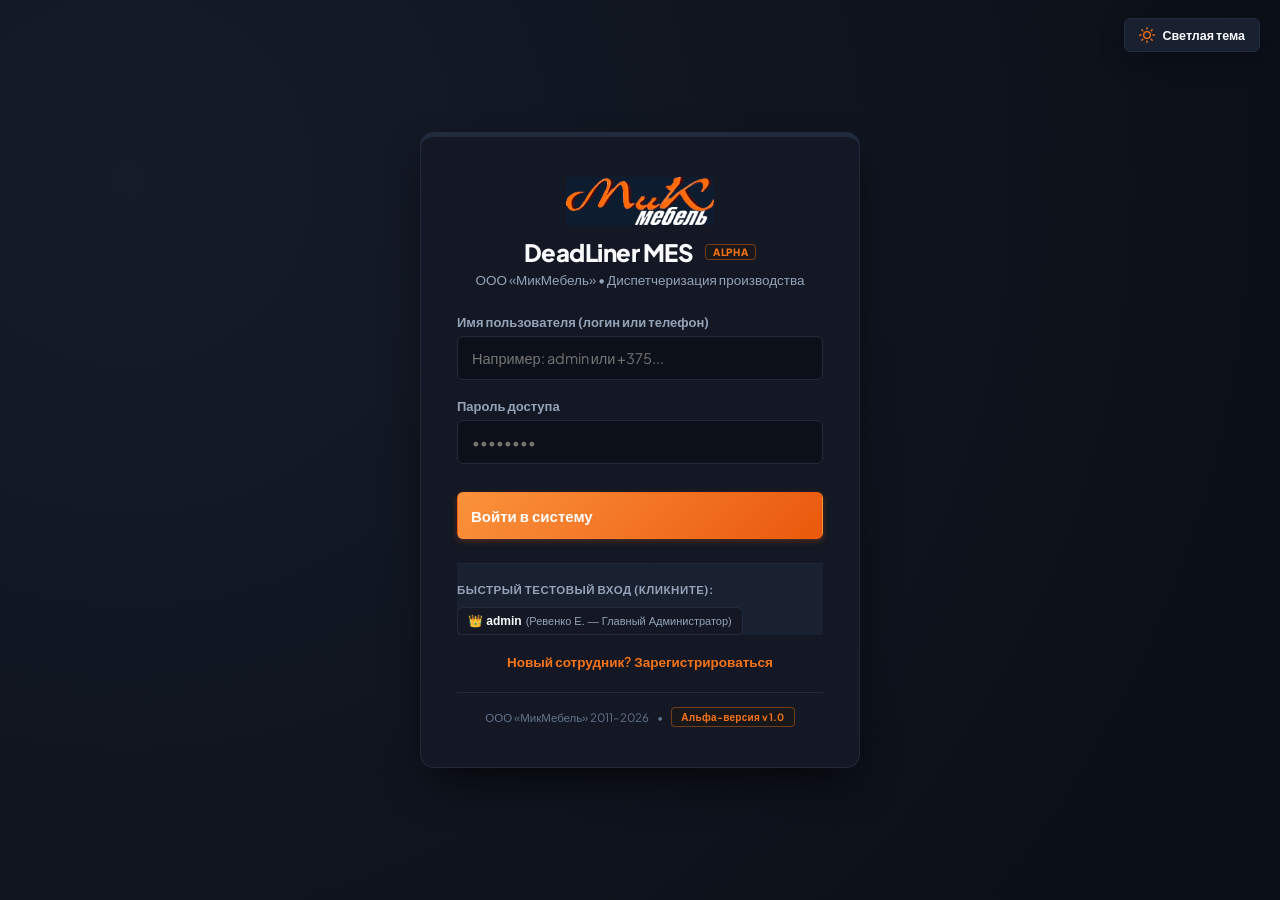
<file: Deadliner.API/wwwroot/items.html>
﻿<!DOCTYPE html>
<html lang="ru">
<head>
    <meta charset="UTF-8">
    <meta name="viewport" content="width=device-width, initial-scale=1.0">
    <title>DeadLiner — Спецификация изделий заказа</title>
    <link rel="stylesheet" href="style.css?v=3.3.0">
    <script src="theme.js?v=3.4.0"></script>
</head>
<body>

    <!-- БОКОВОЕ МЕНЮ (SIDEBAR) -->
    <aside class="sidebar">
        <a href="index.html" class="sidebar-brand" title="DeadLiner MES">
            <img src="logo.png" alt="МикМебель" class="sidebar-logo-img">
        </a>

        <div class="sidebar-nav">
            <div>
                <div class="nav-group-label">Производство</div>
                <ul class="nav-list">
                    <li>
                        <a href="index.html" class="nav-link active">
                            <svg viewBox="0 0 24 24"><path d="M9 5H7a2 2 0 00-2 2v12a2 2 0 002 2h10a2 2 0 002-2V7a2 2 0 00-2-2h-2M9 5a2 2 0 002 2h2a2 2 0 002-2M9 5a2 2 0 012-2h2a2 2 0 012 2"/></svg>
                            <span>Реестр заказов</span>
                        </a>
                    </li>
                    <li>
                        <a href="workshop.html" class="nav-link">
                            <svg viewBox="0 0 24 24"><rect x="2" y="3" width="20" height="14" rx="2"/><path d="M8 21h8m-4-4v4"/></svg>
                            <span>Экран цеха</span>
                        </a>
                    </li>
                    <li class="manager-only">
                        <a href="catalog.html" class="nav-link">
                            <svg viewBox="0 0 24 24"><path d="M4 6h16M4 10h16M4 14h16M4 18h16"/></svg>
                            <span>Справочник операций</span>
                        </a>
                    </li>
                </ul>
            </div>

            <div>
                <div class="nav-group-label">Аналитика</div>
                <ul class="nav-list">
                    <li>
                        <a href="reports.html" class="nav-link">
                            <svg viewBox="0 0 24 24"><path d="M18 20V10M12 20V4M6 20v-6"/></svg>
                            <span>Сводные отчёты</span>
                        </a>
                    </li>
                </ul>
            </div>

            <div class="manager-only">
                <div class="nav-group-label">Конфигурация</div>
                <ul class="nav-list">
                    <li>
                        <a href="settings.html" class="nav-link">
                            <svg viewBox="0 0 24 24"><circle cx="12" cy="12" r="3"/><path d="M19.4 15a1.65 1.65 0 00.33 1.82l.06.06a2 2 0 010 2.83 2 2 0 01-2.83 0l-.06-.06a1.65 1.65 0 00-1.82-.33 1.65 1.65 0 00-1 1.51V21a2 2 0 01-2 2 2 2 0 01-2-2v-.09A1.65 1.65 0 009 19.4a1.65 1.65 0 00-1.82.33l-.06.06a2 2 0 01-2.83 0 2 2 0 010-2.83l.06-.06a1.65 1.65 0 00.33-1.82 1.65 1.65 0 00-1.51-1H3a2 2 0 01-2-2 2 2 0 012-2h.09A1.65 1.65 0 004.6 9a1.65 1.65 0 00-.33-1.82l-.06-.06a2 2 0 010-2.83 2 2 0 012.83 0l.06.06a1.65 1.65 0 001.82.33H9a1.65 1.65 0 001-1.51V3a2 2 0 012-2 2 2 0 012 2v.09a1.65 1.65 0 001 1.51 1.65 1.65 0 001.82-.33l.06-.06a2 2 0 012.83 0 2 2 0 010 2.83l-.06.06a1.65 1.65 0 00-.33 1.82V9a1.65 1.65 0 001.51 1H21a2 2 0 012 2 2 2 0 01-2 2h-.09a1.65 1.65 0 00-1.51 1z"/></svg>
                            <span>Пороги срочности</span>
                        </a>
                    </li>
                </ul>
            </div>
        </div>

        <div class="sidebar-footer">
            <div id="userInfo"></div>
        </div>
    </aside>

    <!-- ОСНОВНОЕ РАБОЧЕЕ ПРОСТРАНСТВО -->
    <div class="app-canvas">
        <header class="topbar">
            <div class="breadcrumbs">
                <span>Диспетчеризация</span>
                <span>/</span>
                <a href="index.html" style="color:var(--text-muted); text-decoration:none;">Заказы</a>
                <span>/</span>
                <span class="current">Спецификация мебели</span>
            </div>

            <div class="topbar-actions">
                <a href="index.html" class="btn-modern btn-ghost">← К списку заказов</a>
            </div>
        </header>

        <main class="main-content">
            <div class="page-header">
                <div class="page-title">
                    <h1 id="title">Спецификация мебельных изделий</h1>
                    <p>Перечень номенклатурных позиций и параметров изготовления по заказу</p>
                </div>
            </div>

            <!-- Форма добавления изделия -->
            <div class="table-panel" style="margin-bottom: 24px; padding: 20px; border-top: 4px solid var(--brand-purple);">
                <div style="font-size: 14px; font-weight: 700; margin-bottom: 14px; color: var(--text-main);">
                    Добавление позиции в спецификацию:
                </div>
                <div style="display: flex; gap: 12px; flex-wrap: wrap;">
                    <input id="naimenovanie" class="form-control" placeholder="Наименование (напр: Шкаф-купе 3-дверный)" style="flex: 2; min-width: 220px;">
                    <input id="kolichestvo" type="number" class="form-control mono" placeholder="Кол-во" value="1" min="1" style="width: 100px;">
                    <input id="harakteristiki" class="form-control" placeholder="Габариты / Цвет / Фурнитура (напр: 2400x1800x600, Дуб Крафт)" style="flex: 3; min-width: 260px;">
                    <button class="btn-modern btn-primary" onclick="addItem()" style="padding: 10px 20px;">+ Добавить</button>
                </div>
            </div>

            <!-- Таблица изделий -->
            <div class="table-panel">
                <table class="data-table">
                    <thead>
                        <tr>
                            <th style="width: 70px;">№</th>
                            <th>Наименование мебели</th>
                            <th style="width: 130px;">Количество</th>
                            <th>Габариты и характеристики</th>
                            <th style="width: 120px;" class="no-sort">Действия</th>
                        </tr>
                    </thead>
                    <tbody id="itemsTable"></tbody>
                </table>
            </div>
        </main>

        <footer class="app-footer">
            <div class="footer-left">
                <span>ООО «МикМебель» 2011–2026</span>
                <span class="footer-tag">Альфа-версия v1.0</span>
            </div>
            <div>
                <span>Частное Лицо • Ревенко Е.А. VoidReign 2026</span>
            </div>
        </footer>
    </div>

    <script src="auth.js?v=3.4.0"></script>
    <script src="items.js?v=3.4.0"></script>
</body>
</html>
</file>
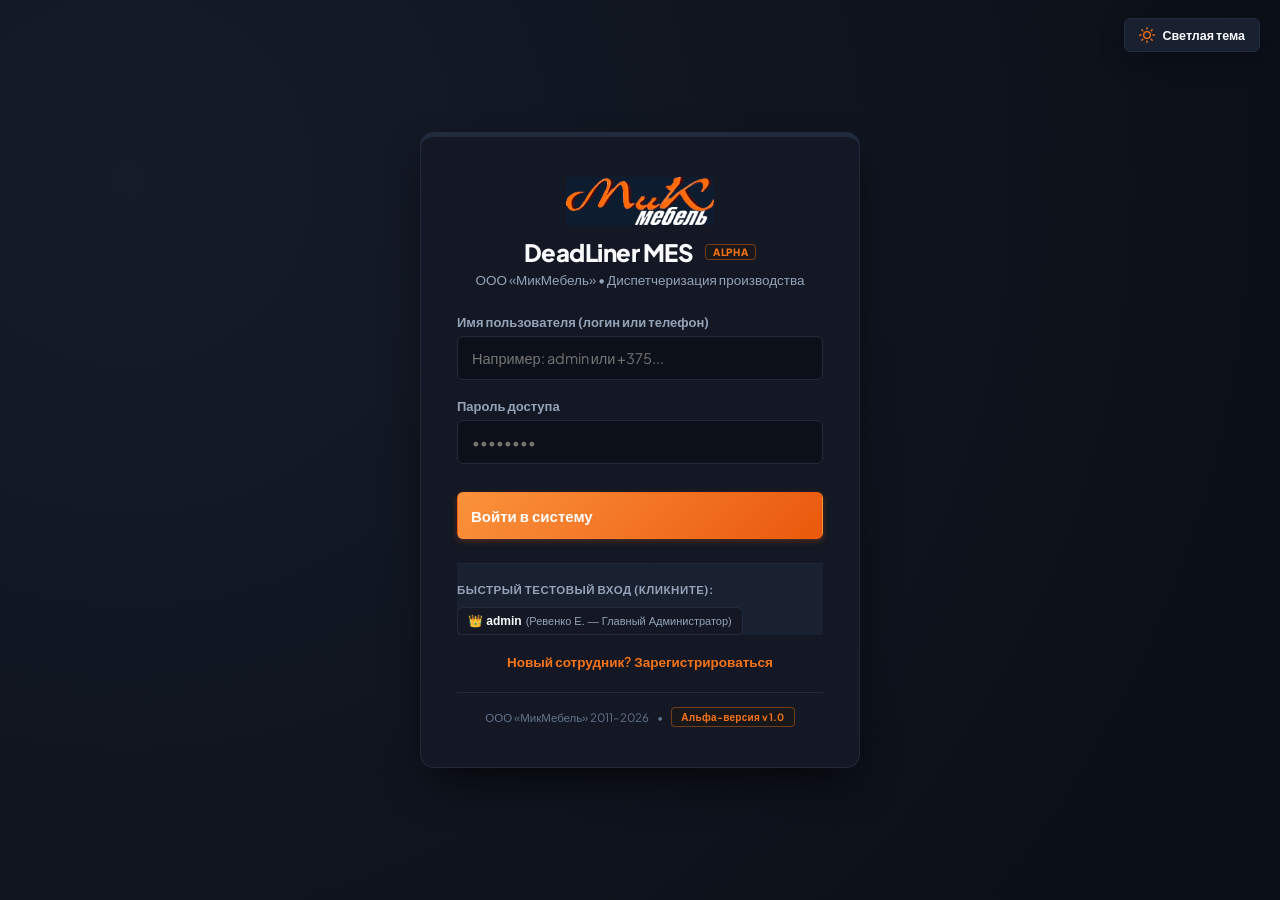
<file: Deadliner.API/wwwroot/login.html>
﻿<!DOCTYPE html>
<html lang="ru">
<head>
    <meta charset="UTF-8">
    <meta name="viewport" content="width=device-width, initial-scale=1.0">
    <title>DeadLiner — Вход в систему</title>
    <link rel="stylesheet" href="style.css?v=3.1.0">
    <style>
        body {
            display: flex;
            justify-content: center;
            align-items: center;
            min-height: 100vh;
            background: radial-gradient(circle at 10% 20%, #f8fafc 0%, #e2e8f0 90%);
            padding: 24px;
        }

        .login-card {
            background: var(--bg-card);
            padding: 40px 36px;
            border-radius: var(--radius-lg);
            border: 1px solid var(--border);
            box-shadow: 0 20px 40px -15px rgba(15, 23, 42, 0.08), 0 1px 3px rgba(0,0,0,0.05);
            width: 100%;
            max-width: 440px;
            border-top: 5px solid var(--brand-primary);
        }

        .login-header {
            text-align: center;
            margin-bottom: 26px;
        }

        .login-header h2 {
            font-size: 24px;
            font-weight: 800;
            color: var(--text-main);
            letter-spacing: -0.5px;
            display: flex;
            align-items: center;
            justify-content: center;
            gap: 6px;
        }

        .login-header p {
            font-size: 13.5px;
            color: var(--text-secondary);
            margin-top: 4px;
        }

        .form-group {
            margin-bottom: 18px;
        }

        .form-group label {
            display: block;
            font-size: 13px;
            font-weight: 700;
            color: var(--text-secondary);
            margin-bottom: 6px;
        }

        .form-group input {
            width: 100%;
            padding: 12px 14px;
            border-radius: var(--radius-sm);
            border: 1px solid var(--border);
            background: var(--bg-subtle);
            color: var(--text-main);
            font-size: 14.5px;
            font-family: inherit;
            transition: all 0.15s ease;
            box-sizing: border-box;
        }

        .form-group input:focus {
            outline: none;
            background: #ffffff;
            border-color: var(--brand-primary);
            box-shadow: 0 0 0 3px rgba(234, 88, 12, 0.15);
        }

        .btn-submit {
            width: 100%;
            padding: 13px;
            font-size: 15px;
            font-weight: 700;
            margin-top: 10px;
            cursor: pointer;
        }

        .btn-submit:disabled {
            opacity: 0.7;
            cursor: not-allowed;
        }

        #error {
            color: var(--status-red-text);
            background: var(--status-red-bg);
            border: 1px solid var(--status-red-border);
            padding: 11px 14px;
            border-radius: var(--radius-sm);
            margin-top: 16px;
            text-align: center;
            font-size: 13px;
            font-weight: 600;
            display: none;
            line-height: 1.4;
        }

        .demo-accounts {
            margin-top: 24px;
            padding-top: 18px;
            border-top: 1px dashed var(--border);
        }

        .demo-accounts-title {
            font-size: 11.5px;
            font-weight: 700;
            text-transform: uppercase;
            letter-spacing: 0.5px;
            color: var(--text-secondary);
            margin-bottom: 10px;
            display: flex;
            align-items: center;
            gap: 6px;
        }

        .demo-pills {
            display: flex;
            flex-wrap: wrap;
            gap: 8px;
        }

        .demo-pill {
            background: #f1f5f9;
            border: 1px solid #e2e8f0;
            border-radius: 6px;
            padding: 6px 10px;
            font-size: 12px;
            font-weight: 600;
            color: var(--text-main);
            cursor: pointer;
            transition: all 0.15s ease;
            display: flex;
            align-items: center;
            gap: 4px;
        }

        .demo-pill:hover {
            background: #ffedd5;
            border-color: #fdba74;
            color: #c2410c;
        }

        .demo-pill span {
            color: var(--text-secondary);
            font-weight: 400;
            font-size: 11px;
        }

        .register-link {
            display: block;
            text-align: center;
            margin-top: 18px;
            color: var(--brand-primary);
            text-decoration: none;
            font-size: 13.5px;
            font-weight: 600;
        }

        .register-link:hover {
            text-decoration: underline;
        }

        .card-company-footer {
            text-align: center;
            margin-top: 22px;
            font-size: 11.5px;
            color: var(--text-muted);
            border-top: 1px solid var(--border);
            padding-top: 14px;
            display: flex;
            justify-content: center;
            align-items: center;
            gap: 8px;
        }
    </style>
    <script src="theme.js?v=3.4.0"></script>
</head>
<body>
    <div class="login-card">
        <div class="login-header">
            <img src="logo.png" alt="МикМебель" class="company-logo" style="height: 48px; max-width: 150px; margin: 0 auto 12px auto; display: block; object-fit: contain;">
            <h2>DeadLiner MES <span class="badge-alpha">Alpha</span></h2>
            <p>ООО «МикМебель» • Диспетчеризация производства</p>
        </div>

        <form onsubmit="event.preventDefault(); doLogin();">
            <div class="form-group">
                <label for="login">Имя пользователя (логин или телефон)</label>
                <input id="login" placeholder="Например: admin или +375..." type="text" autocomplete="username" required>
            </div>

            <div class="form-group">
                <label for="parol">Пароль доступа</label>
                <input id="parol" placeholder="••••••••" type="password" autocomplete="current-password" required>
            </div>

            <button type="submit" class="btn-modern btn-primary btn-submit">Войти в систему</button>
        </form>
        
        <div id="error"></div>

        <div class="demo-accounts">
            <div class="demo-accounts-title">Быстрый тестовый вход (кликните):</div>
            <div class="demo-pills">
                <button type="button" class="demo-pill" onclick="fillCredentials('admin', 'admin123')">
                    👑 admin <span>(Ревенко Е. — Главный Администратор)</span>
                </button>
            </div>
        </div>
        
        <a href="register.html" class="register-link">Новый сотрудник? Зарегистрироваться</a>

        <div class="card-company-footer">
            <span>ООО «МикМебель» 2011–2026</span>
            <span>•</span>
            <span class="footer-tag" style="font-size:10px;">Альфа-версия v1.0</span>
        </div>
    </div>

    <script src="login.js?v=3.4.0"></script>
</body>
</html>
</file>
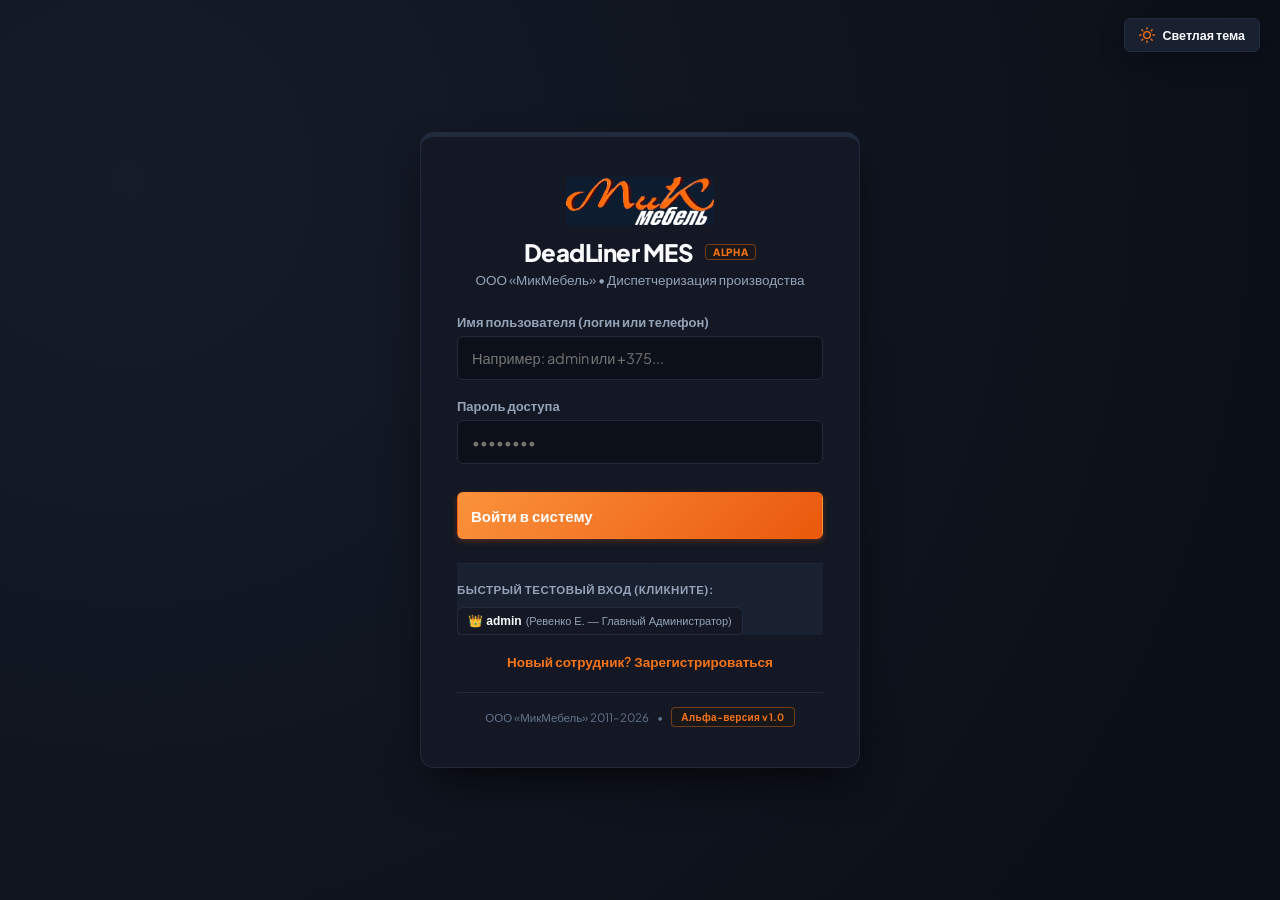
<file: Deadliner.API/wwwroot/order.html>
﻿<!DOCTYPE html>
<html lang="ru">
<head>
    <meta charset="UTF-8">
    <meta name="viewport" content="width=device-width, initial-scale=1.0">
    <title>DeadLiner — Оформление нового заказа</title>
    <link rel="stylesheet" href="style.css?v=3.3.0">
    <script src="theme.js?v=3.4.0"></script>
</head>
<body>

    <!-- БОКОВОЕ МЕНЮ (SIDEBAR) -->
    <aside class="sidebar">
        <a href="index.html" class="sidebar-brand" title="DeadLiner MES">
            <img src="logo.png" alt="МикМебель" class="sidebar-logo-img">
        </a>

        <div class="sidebar-nav">
            <div>
                <div class="nav-group-label">Производство</div>
                <ul class="nav-list">
                    <li>
                        <a href="index.html" class="nav-link active">
                            <svg viewBox="0 0 24 24"><path d="M9 5H7a2 2 0 00-2 2v12a2 2 0 002 2h10a2 2 0 002-2V7a2 2 0 00-2-2h-2M9 5a2 2 0 002 2h2a2 2 0 002-2M9 5a2 2 0 012-2h2a2 2 0 012 2"/></svg>
                            <span>Реестр заказов</span>
                        </a>
                    </li>
                    <li>
                        <a href="workshop.html" class="nav-link">
                            <svg viewBox="0 0 24 24"><rect x="2" y="3" width="20" height="14" rx="2"/><path d="M8 21h8m-4-4v4"/></svg>
                            <span>Экран цеха</span>
                        </a>
                    </li>
                    <li class="manager-only">
                        <a href="catalog.html" class="nav-link">
                            <svg viewBox="0 0 24 24"><path d="M4 6h16M4 10h16M4 14h16M4 18h16"/></svg>
                            <span>Справочник операций</span>
                        </a>
                    </li>
                </ul>
            </div>

            <div>
                <div class="nav-group-label">Аналитика</div>
                <ul class="nav-list">
                    <li>
                        <a href="reports.html" class="nav-link">
                            <svg viewBox="0 0 24 24"><path d="M18 20V10M12 20V4M6 20v-6"/></svg>
                            <span>Сводные отчёты</span>
                        </a>
                    </li>
                </ul>
            </div>

            <div class="manager-only">
                <div class="nav-group-label">Конфигурация</div>
                <ul class="nav-list">
                    <li>
                        <a href="settings.html" class="nav-link">
                            <svg viewBox="0 0 24 24"><circle cx="12" cy="12" r="3"/><path d="M19.4 15a1.65 1.65 0 00.33 1.82l.06.06a2 2 0 010 2.83 2 2 0 01-2.83 0l-.06-.06a1.65 1.65 0 00-1.82-.33 1.65 1.65 0 00-1 1.51V21a2 2 0 01-2 2 2 2 0 01-2-2v-.09A1.65 1.65 0 009 19.4a1.65 1.65 0 00-1.82.33l-.06.06a2 2 0 01-2.83 0 2 2 0 010-2.83l.06-.06a1.65 1.65 0 00.33-1.82 1.65 1.65 0 00-1.51-1H3a2 2 0 01-2-2 2 2 0 012-2h.09A1.65 1.65 0 004.6 9a1.65 1.65 0 00-.33-1.82l-.06-.06a2 2 0 010-2.83 2 2 0 012.83 0l.06.06a1.65 1.65 0 001.82.33H9a1.65 1.65 0 001-1.51V3a2 2 0 012-2 2 2 0 012 2v.09a1.65 1.65 0 001 1.51 1.65 1.65 0 001.82-.33l.06-.06a2 2 0 012.83 0 2 2 0 010 2.83l-.06.06a1.65 1.65 0 00-.33 1.82V9a1.65 1.65 0 001.51 1H21a2 2 0 012 2 2 2 0 01-2 2h-.09a1.65 1.65 0 00-1.51 1z"/></svg>
                            <span>Пороги срочности</span>
                        </a>
                    </li>
                </ul>
            </div>
        </div>

        <div class="sidebar-footer">
            <div id="userInfo"></div>
        </div>
    </aside>

    <!-- ОСНОВНОЕ РАБОЧЕЕ ПРОСТРАНСТВО -->
    <div class="app-canvas">
        <header class="topbar">
            <div class="breadcrumbs">
                <span>Диспетчеризация</span>
                <span>/</span>
                <a href="index.html" style="color:var(--text-muted); text-decoration:none;">Заказы</a>
                <span>/</span>
                <span class="current" id="breadcrumbAction">Оформление нового заказа</span>
            </div>

            <div class="topbar-actions">
                <a href="index.html" class="btn-modern btn-ghost">← К списку заказов</a>
            </div>
        </header>

        <main class="main-content">
            <div class="page-header">
                <div class="page-title">
                    <h1 id="pageHeading">Новый производственный заказ</h1>
                    <p id="pageSubheading">Регистрация наряда и расчет нормативного дедлайна отгрузки мебели</p>
                </div>
            </div>

            <div class="form-card" style="border-top: 4px solid var(--brand-primary);">
                <div class="form-group">
                    <label for="clientId">Заказчик мебели (Контрагент)</label>
                    <select id="clientId" class="form-control">
                        <option value="">Выберите клиента из базы...</option>
                    </select>
                </div>

                <div class="form-group">
                    <label for="managerId">Менеджер проекта (ответственный за заказ из офиса)</label>
                    <select id="managerId" class="form-control">
                        <option value="">Выберите сотрудника офиса...</option>
                    </select>
                </div>

                <div class="form-group">
                    <label for="prepayment" style="display:flex; align-items:center; justify-content:space-between;">
                        <span>Сумма внесённой предоплаты</span>
                        <span class="currency-symbol-label" title="Официальный знак белорусского рубля (буква «Б» с горизонтальной чертой)">
                            знак валюты: <svg class="bel-ruble-icon" viewBox="0 0 2.65 2.65" width="1.1em" height="1.1em" aria-label="Белорусский рубль" role="img"><path d="m.540018-.00017v1.76423h-.428397v.24908h.428397v.63252h1.03611c.28397 0 .48463-.03667.60255-.11007s.20665-.16768.26561-.28318c.06017-.11671.08992-.24213.08992-.37569 0-.16364-.04151-.30671-.12454-.42943-.08302-.12392-.19339-.2082-.33176-.2527-.13717-.0445-.32261-.06666-.55604-.06666h-.631486v-.81597h1.36633v-.31213h-1.71669zm.350366 1.42937h.467156c.23223 0 .39673.01207.49299.03617.09626.02406.17116.07285.22531.14625.05415.07339.08113.1649.08113.2744 0 .154-.04705.26923-.14211.34623-.09385.07701-.23535.11576-.42426.11576h-.700216v-.33487h.621156v-.24908h-.621156v-.33486z" fill="currentColor"/></svg>
                        </span>
                    </label>
                    <div style="position:relative; display:flex; align-items:center;">
                        <input type="number" id="prepayment" class="form-control mono" placeholder="0.00" min="0" step="0.01" style="padding-right:38px;">
                        <span style="position:absolute; right:12px; color:var(--text-secondary); pointer-events:none; display:flex; align-items:center;" title="Белорусский рубль">
                            <svg class="bel-ruble-icon" viewBox="0 0 2.65 2.65" width="1.2em" height="1.2em"><path d="m.540018-.00017v1.76423h-.428397v.24908h.428397v.63252h1.03611c.28397 0 .48463-.03667.60255-.11007s.20665-.16768.26561-.28318c.06017-.11671.08992-.24213.08992-.37569 0-.16364-.04151-.30671-.12454-.42943-.08302-.12392-.19339-.2082-.33176-.2527-.13717-.0445-.32261-.06666-.55604-.06666h-.631486v-.81597h1.36633v-.31213h-1.71669zm.350366 1.42937h.467156c.23223 0 .39673.01207.49299.03617.09626.02406.17116.07285.22531.14625.05415.07339.08113.1649.08113.2744 0 .154-.04705.26923-.14211.34623-.09385.07701-.23535.11576-.42426.11576h-.700216v-.33487h.621156v-.24908h-.621156v-.33486z" fill="currentColor"/></svg>
                        </span>
                    </div>
                </div>

                <div class="form-group">
                    <label for="shipDate">Плановый дедлайн отгрузки (дата готовности)</label>
                    <input type="date" id="shipDate" class="form-control mono">
                </div>

                <div class="form-group" id="statusGroup" style="display:none;">
                    <label for="orderStatus">Текущий статус заказа</label>
                    <select id="orderStatus" class="form-control">
                        <option value="в работе">В работе (производство)</option>
                        <option value="готов к отгрузке">Готов к отгрузке</option>
                        <option value="отгружен">Отгружен клиенту</option>
                        <option value="завершён">Завершён (закрыт)</option>
                        <option value="просрочен">Просрочен</option>
                    </select>
                </div>

                <div class="form-group" id="noteGroup" style="display:none;">
                    <label for="auditNote">Причина изменения / Примечание для журнала аудита</label>
                    <input type="text" id="auditNote" class="form-control" placeholder="Например: Срок перенесён по согласованию с заказчиком...">
                </div>

                <div style="display:flex; gap:12px; margin-top: 30px;">
                    <button class="btn-modern btn-primary" id="submitOrderBtn" onclick="saveOrder()" style="flex:2; justify-content:center; padding:12px;">Создать заказ и открыть спецификацию</button>
                    <a href="index.html" class="btn-modern btn-ghost" style="flex:1; justify-content:center;">Отмена</a>
                </div>
            </div>
        </main>

        <footer class="app-footer">
            <div class="footer-left">
                <span>ООО «МикМебель» 2011–2026</span>
                <span class="footer-tag">Альфа-версия v1.0</span>
            </div>
            <div>
                <span>Частное Лицо • Ревенко Е.А. VoidReign 2026</span>
            </div>
        </footer>
    </div>

    <script src="auth.js?v=3.4.0"></script>
    <script src="order.js?v=3.4.0"></script>
</body>
</html>
</file>
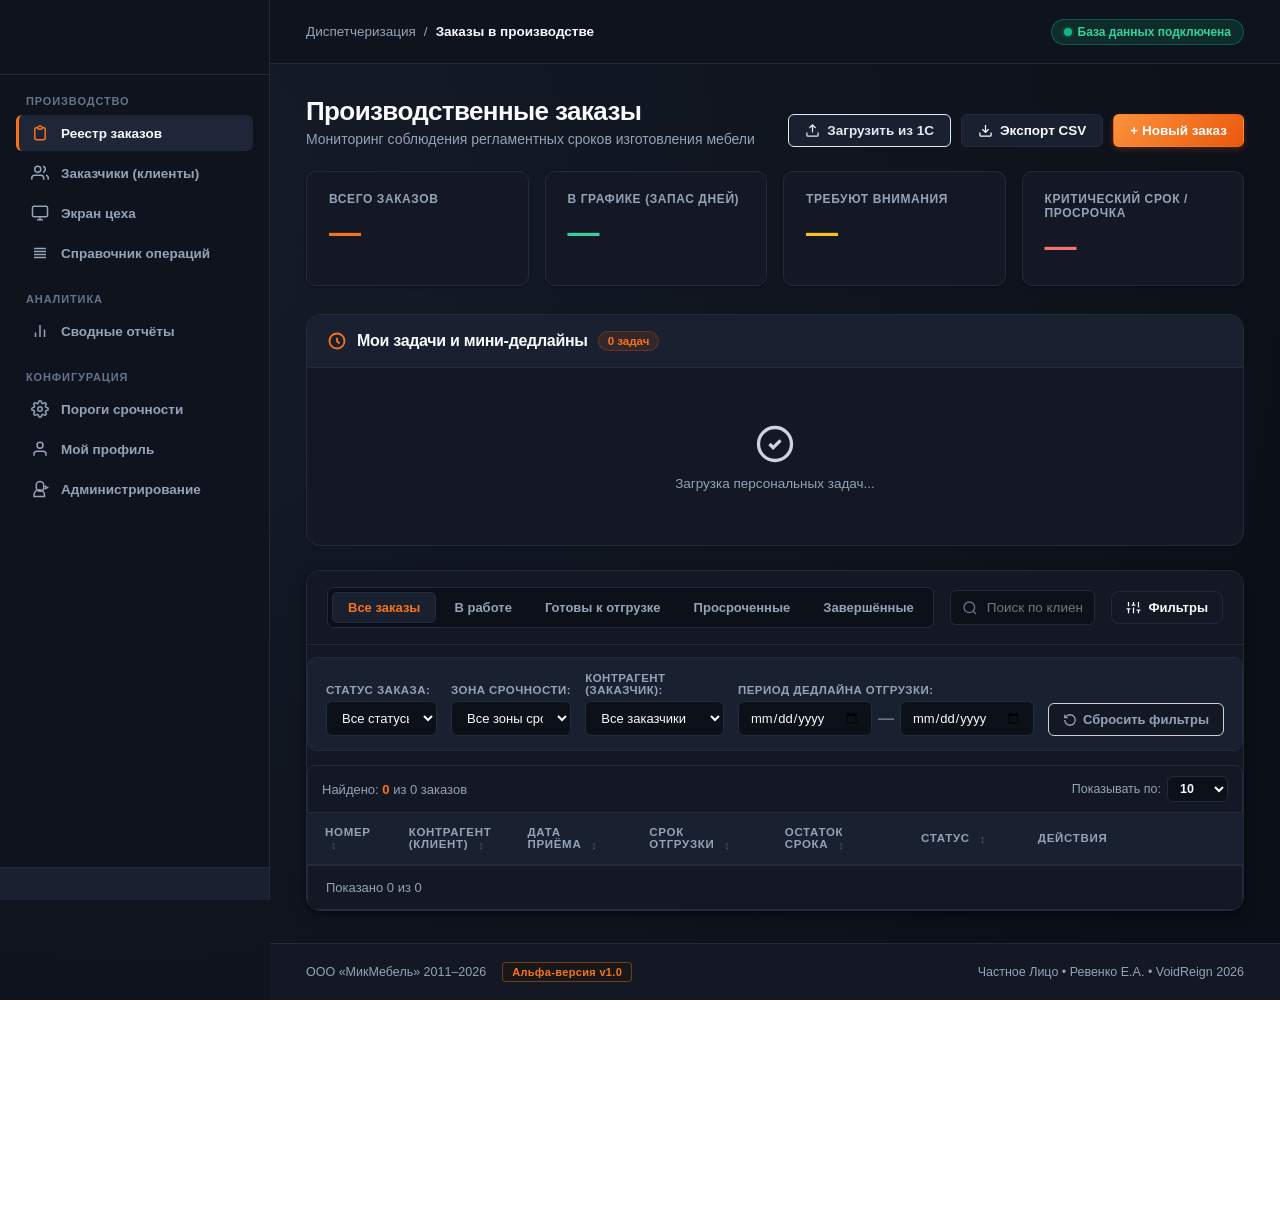
<file: Deadliner.API/wwwroot/print-order.html>
﻿<!DOCTYPE html>
<html lang="ru">
<head>
    <meta charset="UTF-8">
    <meta name="viewport" content="width=device-width, initial-scale=1.0">
    <title>Наряд-заказ на производство мебели — DeadLiner</title>
    <link rel="preconnect" href="https://fonts.googleapis.com">
    <link rel="preconnect" href="https://fonts.gstatic.com" crossorigin>
    <link href="https://fonts.googleapis.com/css2?family=JetBrains+Mono:wght@400;500;600;700&family=Plus+Jakarta+Sans:wght@400;500;600;700;800&display=swap" rel="stylesheet">
    <style>
        * { margin: 0; padding: 0; box-sizing: border-box; }

        body {
            font-family: 'Plus Jakarta Sans', sans-serif;
            background: #090d16;
            color: #0f172a;
            min-height: 100vh;
            padding: 32px 20px 48px 20px;
            display: flex;
            flex-direction: column;
            align-items: center;
        }

        .mono {
            font-family: 'JetBrains Mono', monospace;
        }

        /* Верхняя панель управления (для экрана) */
        .controls-bar {
            width: 100%;
            max-width: 860px;
            margin-bottom: 24px;
            display: flex;
            justify-content: space-between;
            align-items: center;
            background: #0f172a;
            padding: 14px 22px;
            border-radius: 12px;
            border: 1px solid #1e293b;
            box-shadow: 0 10px 25px rgba(0, 0, 0, 0.4);
        }

        .controls-left {
            display: flex;
            align-items: center;
            gap: 14px;
        }

        .controls-right {
            display: flex;
            align-items: center;
            gap: 12px;
        }

        .btn-modern-back {
            display: inline-flex;
            align-items: center;
            gap: 8px;
            background: #1e293b;
            color: #e2e8f0;
            border: 1px solid #334155;
            padding: 9px 18px;
            border-radius: 8px;
            font-size: 13.5px;
            font-weight: 700;
            text-decoration: none;
            transition: all 0.2s ease;
        }

        .btn-modern-back:hover {
            background: #334155;
            color: #ffffff;
            border-color: #475569;
        }

        .btn-modern-print {
            display: inline-flex;
            align-items: center;
            gap: 8px;
            background: linear-gradient(135deg, #10b981 0%, #059669 100%);
            color: #ffffff;
            border: none;
            padding: 10px 22px;
            border-radius: 8px;
            font-size: 14px;
            font-weight: 700;
            cursor: pointer;
            box-shadow: 0 4px 14px rgba(16, 185, 129, 0.35);
            transition: all 0.2s ease;
        }

        .btn-modern-print:hover {
            filter: brightness(1.1);
            transform: translateY(-1px);
            box-shadow: 0 6px 18px rgba(16, 185, 129, 0.45);
        }

        .badge-preview {
            background: rgba(56, 189, 248, 0.12);
            color: #38bdf8;
            border: 1px solid rgba(56, 189, 248, 0.25);
            padding: 5px 12px;
            border-radius: 6px;
            font-size: 12.5px;
            font-weight: 700;
            letter-spacing: 0.02em;
        }

        /* Печатный лист А4 */
        .page {
            width: 100%;
            max-width: 860px;
            background: #ffffff;
            padding: 48px 54px;
            border-radius: 12px;
            box-shadow: 0 25px 50px -12px rgba(0, 0, 0, 0.7), 0 0 0 1px rgba(255, 255, 255, 0.08);
            position: relative;
        }

        /* Шапка документа */
        .sheet-header {
            display: flex;
            justify-content: space-between;
            align-items: flex-start;
            border-bottom: 2px solid #0f172a;
            padding-bottom: 18px;
            margin-bottom: 24px;
        }

        .sheet-brand {
            display: flex;
            align-items: center;
            gap: 14px;
        }

        .sheet-logo {
            width: 44px;
            height: 44px;
            background: linear-gradient(135deg, #2563eb 0%, #1d4ed8 100%);
            color: #ffffff;
            font-weight: 800;
            font-size: 24px;
            display: flex;
            align-items: center;
            justify-content: center;
            border-radius: 10px;
            flex-shrink: 0;
        }

        .sheet-company {
            font-size: 16px;
            font-weight: 800;
            color: #0f172a;
            letter-spacing: -0.2px;
            text-transform: uppercase;
        }

        .sheet-sub {
            font-size: 12.5px;
            color: #64748b;
            font-weight: 600;
            margin-top: 2px;
        }

        .sheet-order-stamp {
            text-align: right;
        }

        .stamp-label {
            font-size: 11px;
            font-weight: 800;
            color: #64748b;
            text-transform: uppercase;
            letter-spacing: 0.06em;
            margin-bottom: 3px;
        }

        .stamp-val {
            font-size: 22px;
            font-weight: 800;
            color: #0f172a;
            letter-spacing: -0.4px;
        }

        /* Карточка реквизитов */
        .meta-card {
            background: #f8fafc;
            border: 1px solid #e2e8f0;
            border-radius: 8px;
            padding: 18px 22px;
            margin-bottom: 26px;
            display: grid;
            grid-template-columns: 1fr 1fr;
            gap: 12px 28px;
            font-size: 13.5px;
        }

        .meta-row {
            display: flex;
            justify-content: space-between;
            align-items: center;
            border-bottom: 1px dashed #e2e8f0;
            padding-bottom: 5px;
        }

        .meta-row:last-child {
            border-bottom: none;
            padding-bottom: 0;
        }

        .meta-label {
            color: #64748b;
            font-weight: 600;
        }

        .meta-val {
            font-weight: 700;
            color: #0f172a;
            text-align: right;
        }

        /* Заголовки разделов */
        .section-heading {
            font-size: 13px;
            font-weight: 800;
            text-transform: uppercase;
            letter-spacing: 0.05em;
            color: #0f172a;
            border-left: 4px solid #2563eb;
            padding-left: 10px;
            margin: 24px 0 12px 0;
        }

        /* Таблицы */
        table {
            width: 100%;
            border-collapse: collapse;
            margin-bottom: 20px;
            font-size: 13px;
        }

        th {
            background: #f1f5f9;
            color: #334155;
            padding: 9px 12px;
            text-align: left;
            font-size: 11.5px;
            text-transform: uppercase;
            letter-spacing: 0.04em;
            font-weight: 700;
            border: 1px solid #cbd5e1;
        }

        td {
            padding: 9px 12px;
            border: 1px solid #e2e8f0;
            color: #0f172a;
            vertical-align: middle;
        }

        tbody tr:nth-child(even) {
            background: #fafafa;
        }

        /* Блок подписей */
        .signatures-box {
            margin-top: 38px;
            padding-top: 22px;
            border-top: 1px solid #e2e8f0;
            display: flex;
            justify-content: space-between;
            gap: 40px;
            font-size: 13px;
        }

        .sig-col {
            flex: 1;
        }

        .sig-title {
            font-weight: 700;
            color: #0f172a;
            margin-bottom: 28px;
        }

        .sig-line {
            border-top: 1px solid #0f172a;
            padding-top: 4px;
            font-size: 11px;
            color: #64748b;
            text-align: center;
        }

        /* Футер документа */
        .sheet-footer {
            margin-top: 28px;
            text-align: center;
            font-size: 11px;
            color: #94a3b8;
            border-top: 1px dashed #e2e8f0;
            padding-top: 10px;
        }

        /* ==========================================================================
           ПЕЧАТЬ НА БУМАГЕ (A4)
           ========================================================================== */
        @media print {
            body {
                background: #ffffff !important;
                padding: 0 !important;
                margin: 0 !important;
            }

            .controls-bar, #toastContainer, .custom-confirm-overlay {
                display: none !important;
            }

            .page {
                box-shadow: none !important;
                border-radius: 0 !important;
                max-width: 100% !important;
                padding: 10mm 15mm !important;
                margin: 0 !important;
            }

            .sheet-logo {
                -webkit-print-color-adjust: exact;
                print-color-adjust: exact;
            }

            th {
                background: #f1f5f9 !important;
                -webkit-print-color-adjust: exact;
                print-color-adjust: exact;
            }

            .meta-card {
                background: #f8fafc !important;
                -webkit-print-color-adjust: exact;
                print-color-adjust: exact;
            }
        }
    </style>
</head>
<body>

    <!-- ПАНЕЛЬ УПРАВЛЕНИЯ ПЕЧАТЬЮ (ТОЛЬКО НА ЭКРАНЕ) -->
    <div class="controls-bar">
        <div class="controls-left">
            <a href="index.html" class="btn-modern-back" title="Вернуться к реестру заказов">
                <svg width="15" height="15" viewBox="0 0 24 24" fill="none" stroke="currentColor" stroke-width="2.2">
                    <path d="M19 12H5M12 19l-7-7 7-7"/>
                </svg>
                <span>К списку заказов</span>
            </a>
            <span class="badge-preview">Предпросмотр бланка</span>
        </div>

        <div class="controls-right">
            <button onclick="window.print()" class="btn-modern-print" title="Печать наряда-заказа на принтере или сохранение в PDF">
                <svg width="16" height="16" viewBox="0 0 24 24" fill="none" stroke="currentColor" stroke-width="2.2">
                    <polyline points="6 9 6 2 18 2 18 9"/>
                    <path d="M6 18H4a2 2 0 01-2-2v-5a2 2 0 012-2h16a2 2 0 012 2v5a2 2 0 01-2 2h-2"/>
                    <rect x="6" y="14" width="12" height="8"/>
                </svg>
                <span>Распечатать наряд (A4)</span>
            </button>
        </div>
    </div>

    <!-- ФИЗИЧЕСКИЙ ЛИСТ ДОКУМЕНТА -->
    <div class="page">
        <!-- Шапка наряда -->
        <div class="sheet-header">
            <div class="sheet-brand">
                <img src="logo.png" alt="МикМебель" style="height: 46px; max-width: 140px; object-fit: contain;">
                <div>
                    <div class="sheet-company">Производственное предприятие «МикМебель»</div>
                    <div class="sheet-sub">Изготовление корпусной мебели на заказ • Участок раскроя и сборки</div>
                </div>
            </div>

            <div class="sheet-order-stamp">
                <div class="stamp-label">Официальный документ</div>
                <div class="stamp-val mono" id="docTitle">НАРЯД-ЗАКАЗ № ...</div>
            </div>
        </div>

        <!-- Реквизиты заказа -->
        <div class="meta-card">
            <div>
                <div class="meta-row">
                    <span class="meta-label">Заказчик / Клиент:</span>
                    <span class="meta-val" id="clientName">—</span>
                </div>
                <div class="meta-row" style="margin-top: 10px;">
                    <span class="meta-label">Контактный телефон:</span>
                    <span class="meta-val mono" id="clientPhone">—</span>
                </div>
                <div class="meta-row" style="margin-top: 10px;">
                    <span class="meta-label">Адрес объекта монтажа:</span>
                    <span class="meta-val" id="clientAddress">—</span>
                </div>
                <div class="meta-row" style="margin-top: 10px;">
                    <span class="meta-label">Ответственный менеджер:</span>
                    <span class="meta-val" id="managerName">—</span>
                </div>
            </div>
            <div>
                <div class="meta-row">
                    <span class="meta-label">Дата приёма в работу:</span>
                    <span class="meta-val mono" id="dateReceive">—</span>
                </div>
                <div class="meta-row" style="margin-top: 10px;">
                    <span class="meta-label">Плановый срок отгрузки:</span>
                    <span class="meta-val mono" style="color:#2563eb;" id="dateShip">—</span>
                </div>
                <div class="meta-row" style="margin-top: 10px;">
                    <span class="meta-label">Сумма предоплаты:</span>
                    <span class="meta-val mono" id="prepaymentVal">—</span>
                </div>
                <div class="meta-row" style="margin-top: 10px;">
                    <span class="meta-label">Статус в производстве:</span>
                    <span class="meta-val" style="color:#059669;">Активен</span>
                </div>
            </div>
        </div>

        <!-- Раздел 1: Спецификация -->
        <div class="section-heading">1. Спецификация мебельных изделий заказа</div>
        <table>
            <thead>
                <tr>
                    <th style="width: 45px; text-align: center;">№</th>
                    <th>Наименование позиции номенклатуры</th>
                    <th style="width: 90px; text-align: center;">Тираж</th>
                    <th style="width: 240px;">Технические параметры / Материалы</th>
                </tr>
            </thead>
            <tbody id="itemsBody">
                <tr><td colspan="4" style="text-align:center; color:#64748b; padding:18px;">Загрузка состава изделий...</td></tr>
            </tbody>
        </table>

        <!-- Раздел 2: Маршрут -->
        <div class="section-heading">2. Технологический маршрут и этапы производства</div>
        <table>
            <thead>
                <tr>
                    <th style="width: 45px; text-align: center;">№</th>
                    <th>Производственный этап</th>
                    <th style="width: 130px; text-align: center;">Плановый срок</th>
                    <th style="width: 130px; text-align: center;">Факт. отметка</th>
                    <th style="width: 110px; text-align: center;">Статус</th>
                </tr>
            </thead>
            <tbody id="stagesBody">
                <tr><td colspan="5" style="text-align:center; color:#64748b; padding:18px;">Загрузка этапов цеха...</td></tr>
            </tbody>
        </table>

        <!-- Подписи сторон -->
        <div class="signatures-box">
            <div class="sig-col">
                <div class="sig-title">Заказчик (согласовано):</div>
                <div class="sig-line">подпись / расшифровка (Ф.И.О.)</div>
            </div>
            <div class="sig-col">
                <div class="sig-title">Мастер смены (принято к производству):</div>
                <div class="sig-line">подпись / табельный номер / дата</div>
            </div>
        </div>

        <div class="sheet-footer">
            Документ сгенерирован автоматически в системе диспетчеризации DeadLiner MES • ООО «МикМебель» 2011–2026 • Альфа-версия v1.0
        </div>
    </div>

    <script src="auth.js?v=3.4.0"></script>
    <script src="print-order.js?v=3.4.0"></script>
</body>
</html>
</file>
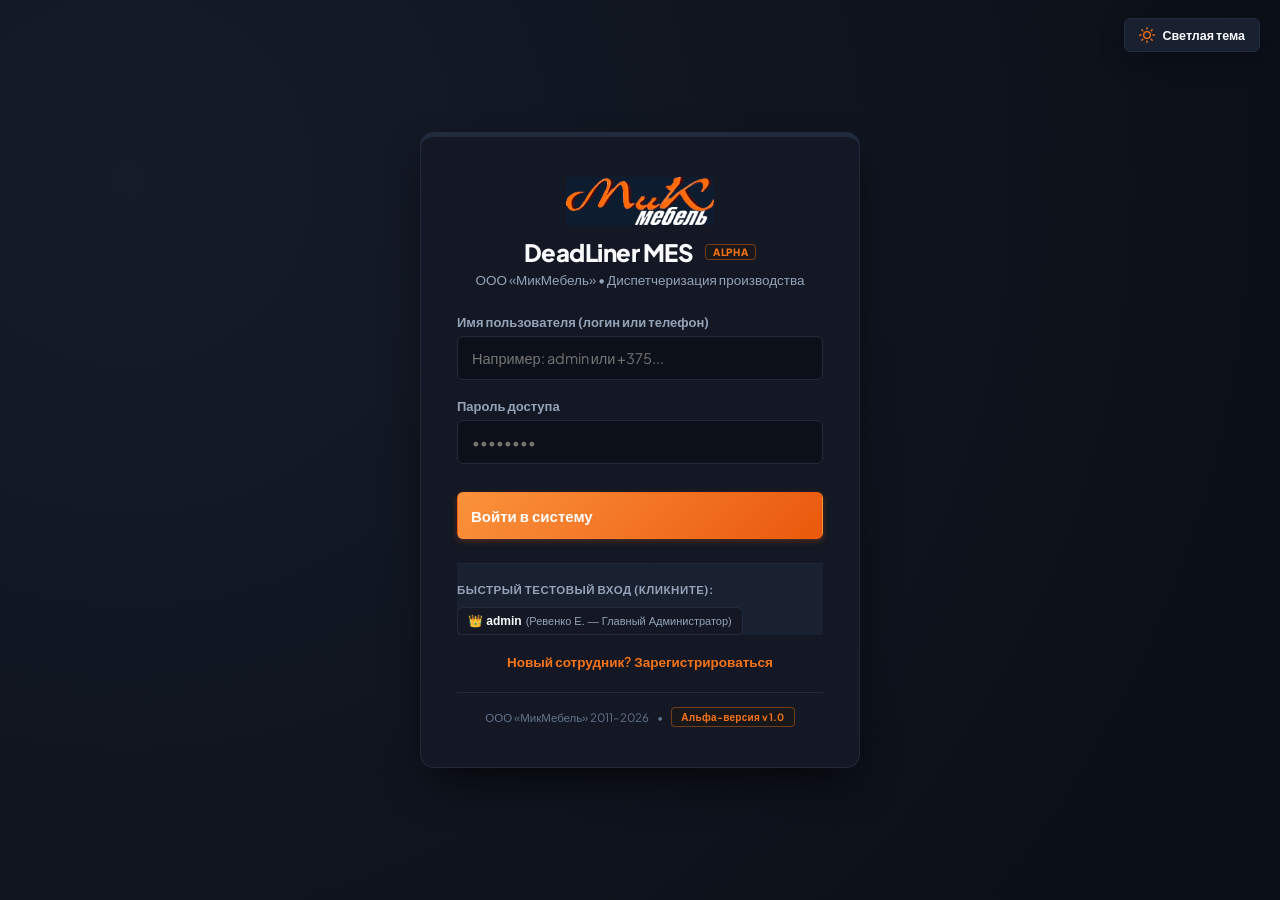
<file: Deadliner.API/wwwroot/profile.html>
﻿<!DOCTYPE html>
<html lang="ru">
<head>
    <meta charset="UTF-8">
    <meta name="viewport" content="width=device-width, initial-scale=1.0">
    <title>DeadLiner — Личный профиль сотрудника</title>
    <link rel="stylesheet" href="style.css?v=3.3.0">
    <style>
        .alert-box {
            padding: 12px 16px;
            border-radius: var(--radius-md);
            font-size: 13.5px;
            font-weight: 600;
            margin-bottom: 20px;
            display: none;
            align-items: center;
            gap: 10px;
        }
        .alert-box.success {
            display: flex;
            background: var(--status-green-bg);
            color: var(--status-green-text);
            border: 1px solid var(--status-green-border);
        }
        .alert-box.error {
            display: flex;
            background: var(--status-red-bg);
            color: var(--status-red-text);
            border: 1px solid var(--status-red-border);
        }
    </style>
    <script src="theme.js?v=3.4.0"></script>
</head>
<body>

    <aside class="sidebar">
        <a href="index.html" class="sidebar-brand" title="DeadLiner MES">
            <img src="logo.png" alt="МикМебель" class="sidebar-logo-img">
        </a>

        <div class="sidebar-nav">
            <div>
                <div class="nav-group-label">Производство</div>
                <ul class="nav-list">
                    <li>
                        <a href="index.html" class="nav-link">
                            <svg viewBox="0 0 24 24"><path d="M9 5H7a2 2 0 00-2 2v12a2 2 0 002 2h10a2 2 0 002-2V7a2 2 0 00-2-2h-2M9 5a2 2 0 002 2h2a2 2 0 002-2M9 5a2 2 0 012-2h2a2 2 0 012 2"/></svg>
                            <span>Реестр заказов</span>
                        </a>
                    </li>
                    <li class="manager-only">
                        <a href="clients.html" class="nav-link">
                            <svg viewBox="0 0 24 24"><path d="M17 21v-2a4 4 0 00-4-4H5a4 4 0 00-4 4v2"/><circle cx="9" cy="7" r="4"/><path d="M23 21v-2a4 4 0 00-3-3.87M16 3.13a4 4 0 010 7.75"/></svg>
                            <span>Заказчики (клиенты)</span>
                        </a>
                    </li>
                    <li>
                        <a href="workshop.html" class="nav-link">
                            <svg viewBox="0 0 24 24"><rect x="2" y="3" width="20" height="14" rx="2"/><path d="M8 21h8m-4-4v4"/></svg>
                            <span>Экран цеха</span>
                        </a>
                    </li>
                    <li class="manager-only">
                        <a href="catalog.html" class="nav-link">
                            <svg viewBox="0 0 24 24"><path d="M4 6h16M4 10h16M4 14h16M4 18h16"/></svg>
                            <span>Справочник операций</span>
                        </a>
                    </li>
                </ul>
            </div>

            <div>
                <div class="nav-group-label">Аналитика</div>
                <ul class="nav-list">
                    <li>
                        <a href="reports.html" class="nav-link">
                            <svg viewBox="0 0 24 24"><path d="M18 20V10M12 20V4M6 20v-6"/></svg>
                            <span>Сводные отчёты</span>
                        </a>
                    </li>
                </ul>
            </div>

            <div>
                <div class="nav-group-label">Конфигурация</div>
                <ul class="nav-list">
                    <li class="manager-only">
                        <a href="settings.html" class="nav-link">
                            <svg viewBox="0 0 24 24"><circle cx="12" cy="12" r="3"/><path d="M19.4 15a1.65 1.65 0 00.33 1.82l.06.06a2 2 0 010 2.83 2 2 0 01-2.83 0l-.06-.06a1.65 1.65 0 00-1.82-.33 1.65 1.65 0 00-1 1.51V21a2 2 0 01-2 2 2 2 0 01-2-2v-.09A1.65 1.65 0 009 19.4a1.65 1.65 0 00-1.82.33l-.06.06a2 2 0 01-2.83 0 2 2 0 010-2.83l.06-.06a1.65 1.65 0 00.33-1.82 1.65 1.65 0 00-1.51-1H3a2 2 0 01-2-2 2 2 0 012-2h.09A1.65 1.65 0 004.6 9a1.65 1.65 0 00-.33-1.82l-.06-.06a2 2 0 010-2.83 2 2 0 012.83 0l.06.06a1.65 1.65 0 001.82.33H9a1.65 1.65 0 001-1.51V3a2 2 0 012-2 2 2 0 012 2v.09a1.65 1.65 0 001 1.51 1.65 1.65 0 001.82-.33l.06-.06a2 2 0 012.83 0 2 2 0 010 2.83l-.06.06a1.65 1.65 0 00-.33 1.82V9a1.65 1.65 0 001.51 1H21a2 2 0 012 2 2 2 0 01-2 2h-.09a1.65 1.65 0 00-1.51 1z"/></svg>
                            <span>Пороги срочности</span>
                        </a>
                    </li>
                    <li>
                        <a href="profile.html" class="nav-link active">
                            <svg viewBox="0 0 24 24"><path d="M20 21v-2a4 4 0 00-4-4H8a4 4 0 00-4 4v2"/><circle cx="12" cy="7" r="4"/></svg>
                            <span>Мой профиль</span>
                        </a>
                    </li>
                    <li class="admin-only">
                        <a href="admin.html" class="nav-link">
                            <svg viewBox="0 0 24 24"><path d="M12 2a5 5 0 015 5v3a5 5 0 01-10 0V7a5 5 0 015-5zM4 22v-2a7 7 0 0114 0v2H4z"/><path d="M18 8l4 2-4 2"/></svg>
                            <span>Администрирование</span>
                        </a>
                    </li>
                </ul>
            </div>
        </div>

        <div class="sidebar-footer">
            <div id="userInfo"></div>
        </div>
    </aside>

    <!-- ОСНОВНОЕ РАБОЧЕЕ ПРОСТРАНСТВО -->
    <div class="app-canvas">
        <header class="topbar">
            <div class="breadcrumbs">
                <span>Система</span>
                <span>/</span>
                <span class="current">Личный профиль сотрудника</span>
            </div>

            <div class="topbar-actions">
                <span class="status-badge">
                    <span class="ping"></span>
                    <span id="topbarUserRole">Профиль авторизован</span>
                </span>
            </div>
        </header>

        <main class="main-content">
            <div class="page-header">
                <div class="page-title">
                    <h1>Профиль и персонализация</h1>
                    <p>Управление личными учетными данными, контактами и безопасностью доступа в DeadLiner</p>
                </div>
            </div>

            <!-- Сетка профиля -->
            <div class="profile-layout">
                
                <!-- Левая колонка: Карточка сотрудника -->
                <div>
                    <div class="profile-card">
                        <div class="profile-hero">
                            <div style="position:relative; width:88px; margin:0 auto 14px;">
                                <div class="profile-avatar-large" id="profileAvatarLarge" style="margin-bottom:0; overflow:hidden; position:relative; cursor:pointer;" onclick="triggerPhotoUpload()" title="Нажмите, чтобы изменить фото">
                                    —
                                </div>
                                <button type="button" class="avatar-edit-badge" onclick="triggerPhotoUpload()" title="Загрузить новое фото">
                                    <svg width="14" height="14" viewBox="0 0 24 24" fill="none" stroke="currentColor" stroke-width="2.5"><path d="M23 19a2 2 0 0 1-2 2H3a2 2 0 0 1-2-2V8a2 2 0 0 1 2-2h4l2-3h6l2 3h4a2 2 0 0 1 2 2z"/><circle cx="12" cy="13" r="4"/></svg>
                                </button>
                            </div>
                            <input type="file" id="photoFileInput" accept="image/png, image/jpeg, image/webp" style="display:none;" onchange="handlePhotoSelected(event)">
                            <div style="display:flex; gap:8px; justify-content:center; margin-bottom:14px;">
                                <button type="button" class="btn-table-action action-blue" onclick="triggerPhotoUpload()" style="font-size:12px; padding:4px 10px;">
                                    Выбрать фото
                                </button>
                                <button type="button" id="btnDeletePhoto" class="btn-table-action action-rose" onclick="deleteProfilePhoto()" style="font-size:12px; padding:4px 10px; display:none;">
                                    Удалить
                                </button>
                            </div>
                            <div class="profile-hero-name" id="profileHeroName">Загрузка...</div>
                            <div class="profile-role-badge" id="profileHeroRole">Должность</div>
                        </div>

                        <div class="profile-meta-list">
                            <div class="profile-meta-row">
                                <span class="profile-meta-label">ID сотрудника:</span>
                                <span class="profile-meta-val mono" id="metaUserId">#—</span>
                            </div>
                            <div class="profile-meta-row">
                                <span class="profile-meta-label">Логин входа:</span>
                                <span class="profile-meta-val mono" id="metaUserLogin">—</span>
                            </div>
                            <div class="profile-meta-row">
                                <span class="profile-meta-label">Телефон:</span>
                                <span class="profile-meta-val mono" id="metaUserPhone">—</span>
                            </div>
                            <div class="profile-meta-row">
                                <span class="profile-meta-label">Статус учетной записи:</span>
                                <span class="profile-meta-val" style="color:var(--status-green-text); font-weight:700;">
                                    Активна
                                </span>
                            </div>
                            <div class="profile-meta-row">
                                <span class="profile-meta-label">Уровень доступа:</span>
                                <span class="profile-meta-val" id="metaUserAccess">—</span>
                            </div>
                        </div>

                        <div style="margin-top: 24px;">
                            <button class="btn-modern btn-ghost" onclick="logout()" style="width: 100%; justify-content: center; color: var(--status-red-text);">
                                Выйти из учетной записи
                            </button>
                        </div>
                    </div>
                </div>

                <!-- Правая колонка: Формы редактирования данных и смены пароля -->
                <div>
                    
                    <!-- Блок 1: Личная информация -->
                    <div class="profile-card">
                        <h3 style="font-size: 16px; font-weight: 800; margin-bottom: 8px;">Личные данные и контакты</h3>
                        <p style="font-size: 13px; color: var(--text-secondary); margin-bottom: 20px;">
                            Обновите контактную информацию для связи в производственной цепочке
                        </p>

                        <div id="infoAlert" class="alert-box"></div>

                        <form onsubmit="saveProfileInfo(event)">
                            <div class="form-group">
                                <label for="profileFio">Фамилия, Имя, Отчество *</label>
                                <input type="text" id="profileFio" class="form-control" placeholder="Иванов Алексей Петрович" required>
                            </div>

                            <div class="form-group">
                                <label for="profilePhone">Контактный номер телефона</label>
                                <input type="text" id="profilePhone" class="form-control mono" placeholder="+375 (29) 123-45-67">
                            </div>

                            <div class="form-group">
                                <label for="profileLogin">Логин для входа в систему *</label>
                                <input type="text" id="profileLogin" class="form-control mono" required>
                            </div>

                            <div class="form-group">
                                <label for="profileRoleDisabled">Должность / Производственная роль</label>
                                <input type="text" id="profileRoleDisabled" class="form-control" disabled style="background:var(--bg-subtle); cursor:not-allowed;">
                                <small style="font-size: 11.5px; color: var(--text-muted); margin-top: 4px; display: block;">
                                    Роль и уровень доступа назначаются Администратором в панели администрирования
                                </small>
                            </div>

                            <div style="display: flex; justify-content: flex-end; margin-top: 24px;">
                                <button type="submit" class="btn-modern btn-primary" id="btnSaveInfo">
                                    Сохранить личные данные
                                </button>
                            </div>
                        </form>
                    </div>

                    <!-- Блок 2: Смена пароля -->
                    <div class="profile-card">
                        <h3 style="font-size: 16px; font-weight: 800; margin-bottom: 8px;">Безопасность и смена пароля</h3>
                        <p style="font-size: 13px; color: var(--text-secondary); margin-bottom: 20px;">
                            Для смены пароля введите текущий пароль и укажите новый (не менее 6 символов)
                        </p>

                        <div id="passwordAlert" class="alert-box"></div>

                        <form onsubmit="changePassword(event)">
                            <div class="form-group">
                                <label for="currentPassword">Текущий пароль *</label>
                                <input type="password" id="currentPassword" class="form-control mono" placeholder="••••••••" required>
                            </div>

                            <div class="form-group">
                                <label for="newPassword">Новый пароль *</label>
                                <input type="password" id="newPassword" class="form-control mono" placeholder="Минимум 6 символов" required>
                            </div>

                            <div class="form-group">
                                <label for="confirmPassword">Повторите новый пароль *</label>
                                <input type="password" id="confirmPassword" class="form-control mono" placeholder="Повторите новый пароль" required>
                            </div>

                            <div style="display: flex; justify-content: flex-end; margin-top: 24px;">
                                <button type="submit" class="btn-modern btn-primary" style="background: var(--brand-purple);" id="btnSavePassword">
                                    Обновить пароль
                                </button>
                            </div>
                        </form>
                    </div>

                </div>

            </div>
        </main>

        <footer class="app-footer">
            <div class="footer-left">
                <span>ООО «МикМебель» 2011–2026</span>
                <span class="footer-tag">Альфа-версия v1.0</span>
            </div>
            <div>
                <span>Частное Лицо • Ревенко Е.А. VoidReign 2026</span>
            </div>
        </footer>
    </div>

    <script src="auth.js?v=3.4.0"></script>
    <script src="profile.js?v=3.4.0"></script>
</body>
</html>
</file>
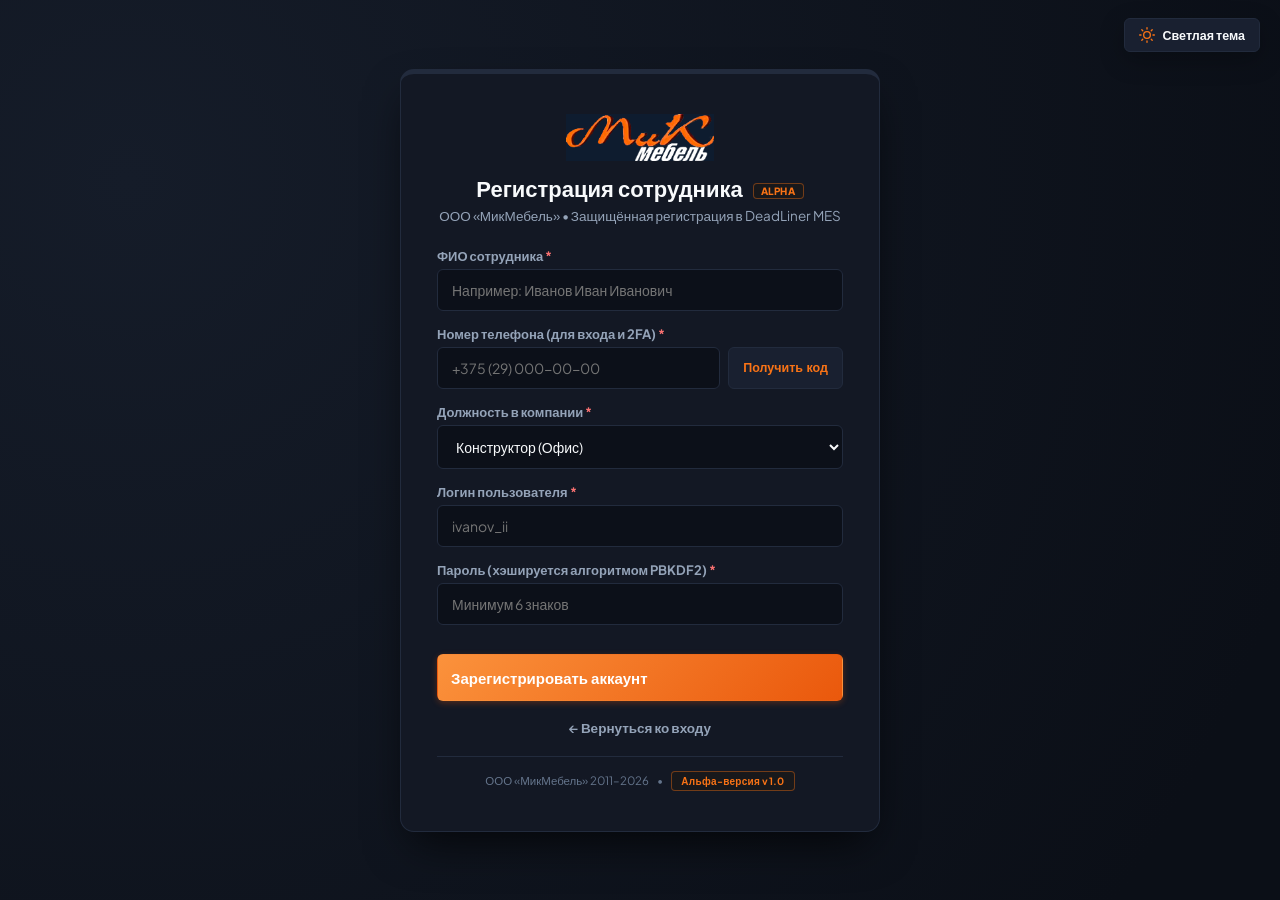
<file: Deadliner.API/wwwroot/register.html>
﻿<!DOCTYPE html>
<html lang="ru">
<head>
    <meta charset="UTF-8">
    <meta name="viewport" content="width=device-width, initial-scale=1.0">
    <title>DeadLiner — Регистрация сотрудника</title>
    <link rel="stylesheet" href="style.css?v=3.1.0">
    <style>
        body {
            display: flex;
            justify-content: center;
            align-items: center;
            min-height: 100vh;
            background: radial-gradient(circle at 10% 20%, #f8fafc 0%, #e2e8f0 90%);
            padding: 24px;
        }

        .register-card {
            background: var(--bg-card);
            padding: 40px 36px;
            border-radius: var(--radius-lg);
            border: 1px solid var(--border);
            box-shadow: 0 20px 40px -15px rgba(15, 23, 42, 0.08), 0 1px 3px rgba(0,0,0,0.05);
            width: 100%;
            max-width: 480px;
            border-top: 5px solid var(--brand-primary);
        }

        .card-header {
            text-align: center;
            margin-bottom: 24px;
        }

        .card-header img {
            height: 46px;
            max-width: 140px;
            margin: 0 auto 10px auto;
            display: block;
            object-fit: contain;
        }

        .card-header h2 {
            font-size: 22px;
            font-weight: 800;
            color: var(--text-main);
        }

        .card-header p {
            font-size: 13.5px;
            color: var(--text-secondary);
            margin-top: 4px;
        }

        .form-group {
            margin-bottom: 15px;
        }

        .form-group label {
            display: block;
            margin-bottom: 5px;
            font-size: 13px;
            font-weight: 700;
            color: var(--text-secondary);
        }

        .form-group input, .form-group select {
            width: 100%;
            padding: 11px 14px;
            border-radius: var(--radius-sm);
            border: 1px solid var(--border);
            background: var(--bg-subtle);
            color: var(--text-main);
            font-size: 14px;
            font-family: inherit;
            transition: all 0.15s ease;
            box-sizing: border-box;
        }

        .form-group input:focus, .form-group select:focus {
            outline: none;
            background: #ffffff;
            border-color: var(--brand-primary);
            box-shadow: 0 0 0 3px rgba(37, 99, 235, 0.15);
        }

        .phone-input-row {
            display: flex;
            gap: 8px;
        }

        .phone-input-row input {
            flex: 1;
        }

        .btn-send-code {
            padding: 0 14px;
            white-space: nowrap;
            font-size: 12.5px;
            font-weight: 600;
            border-radius: var(--radius-sm);
            border: 1px solid #cbd5e1;
            background: #f8fafc;
            color: var(--text-main);
            cursor: pointer;
            transition: all 0.15s ease;
        }

        .btn-send-code:hover:not(:disabled) {
            background: #e0f2fe;
            border-color: #38bdf8;
            color: #0284c7;
        }

        .btn-send-code:disabled {
            opacity: 0.6;
            cursor: not-allowed;
        }

        .otp-verification-box {
            display: none;
            background: #f0fdf4;
            border: 1px solid #bbf7d0;
            border-radius: var(--radius-sm);
            padding: 12px 14px;
            margin-top: 8px;
        }

        .otp-verification-box.active {
            display: block;
        }

        .otp-input-row {
            display: flex;
            gap: 8px;
            align-items: center;
        }

        .otp-input-row input {
            width: 140px;
            letter-spacing: 4px;
            font-size: 16px;
            font-weight: 700;
            text-align: center;
            background: #ffffff;
        }

        .btn-verify-otp {
            padding: 10px 16px;
            font-size: 13px;
            font-weight: 700;
            background: #16a34a;
            color: #ffffff;
            border: none;
            border-radius: var(--radius-sm);
            cursor: pointer;
        }

        .btn-verify-otp:hover {
            background: #15803d;
        }

        .verified-badge {
            display: inline-flex;
            align-items: center;
            gap: 5px;
            color: #16a34a;
            font-size: 12.5px;
            font-weight: 700;
            margin-top: 4px;
        }

        .btn-register {
            width: 100%;
            padding: 13px;
            font-size: 15px;
            font-weight: 700;
            margin-top: 14px;
            cursor: pointer;
        }

        .link-back {
            display: block;
            text-align: center;
            margin-top: 18px;
            color: var(--text-secondary);
            text-decoration: none;
            font-size: 13.5px;
            font-weight: 600;
        }

        .link-back:hover {
            color: var(--brand-primary);
            text-decoration: underline;
        }
    </style>
    <script src="theme.js?v=3.4.0"></script>
</head>
<body>
    <div class="register-card">
        <div class="card-header">
            <img src="logo.png" alt="МикМебель" class="company-logo" style="height: 48px; max-width: 150px; margin: 0 auto 12px auto; display: block; object-fit: contain;">
            <h2>Регистрация сотрудника <span class="badge-alpha">Alpha</span></h2>
            <p>ООО «МикМебель» • Защищённая регистрация в DeadLiner MES</p>
        </div>
        
        <div class="form-group">
            <label for="fio">ФИО сотрудника <span style="color:var(--status-red-text)">*</span></label>
            <input id="fio" placeholder="Например: Иванов Иван Иванович" type="text" required>
        </div>

        <div class="form-group">
            <label for="telefon">Номер телефона (для входа и 2FA) <span style="color:var(--status-red-text)">*</span></label>
            <div class="phone-input-row">
                <input id="telefon" placeholder="+375 (29) 000-00-00" type="tel" oninput="formatPhoneInput(this)">
                <button type="button" class="btn-send-code" id="btnSendSms" onclick="requestSmsCode()">
                    Получить код
                </button>
            </div>
            <div id="phoneVerifiedStatus" style="display:none;" class="verified-badge">
                <svg width="16" height="16" viewBox="0 0 24 24" fill="none" stroke="currentColor" stroke-width="3">
                    <polyline points="20 6 9 17 4 12"></polyline>
                </svg>
                Номер телефона подтверждён
            </div>

            <!-- Блок ввода проверочного SMS-кода -->
            <div id="otpBox" class="otp-verification-box">
                <div style="font-size: 12px; color: #166534; font-weight: 600; margin-bottom: 6px;">
                    Введите 4-значный проверочный SMS-код:
                </div>
                <div class="otp-input-row">
                    <input id="verificationCode" type="text" maxlength="4" placeholder="••••" autocomplete="one-time-code">
                    <button type="button" class="btn-verify-otp" onclick="confirmSmsCode()">Подтвердить</button>
                </div>
                <div id="smsTimerText" style="font-size: 11.5px; color: #4b5563; margin-top: 6px;"></div>
            </div>
        </div>

        <div class="form-group">
            <label for="rol">Должность в компании <span style="color:var(--status-red-text)">*</span></label>
            <select id="rol">
                <option value="1003">Конструктор (Офис)</option>
                <option value="1002">Дизайнер (Офис)</option>
                <option value="1004">Бухгалтер (Офис)</option>
                <option value="1005">Начальник производства</option>
                <option value="1006">Логист</option>
                <option value="3">Сотрудник цеха (Станочник)</option>
            </select>
        </div>

        <div class="form-group">
            <label for="login">Логин пользователя <span style="color:var(--status-red-text)">*</span></label>
            <input id="login" placeholder="ivanov_ii" type="text" autocomplete="username" required>
        </div>

        <div class="form-group">
            <label for="parol">Пароль (хэшируется алгоритмом PBKDF2) <span style="color:var(--status-red-text)">*</span></label>
            <input id="parol" placeholder="Минимум 6 знаков" type="password" autocomplete="new-password" required>
        </div>

        <button class="btn-modern btn-primary btn-register" id="btnSubmitRegister" onclick="registerUser()">Зарегистрировать аккаунт</button>
        <a href="login.html" class="link-back">← Вернуться ко входу</a>

        <div class="card-company-footer" style="text-align: center; margin-top: 20px; font-size: 11.5px; color: var(--text-muted); border-top: 1px solid var(--border); padding-top: 14px; display: flex; justify-content: center; align-items: center; gap: 8px;">
            <span>ООО «МикМебель» 2011–2026</span>
            <span>•</span>
            <span class="footer-tag" style="font-size:10px;">Альфа-версия v1.0</span>
        </div>
    </div>

    <script src="auth.js?v=3.4.0"></script>
    <script src="register.js?v=3.4.0"></script>
</body>
</html>
</file>
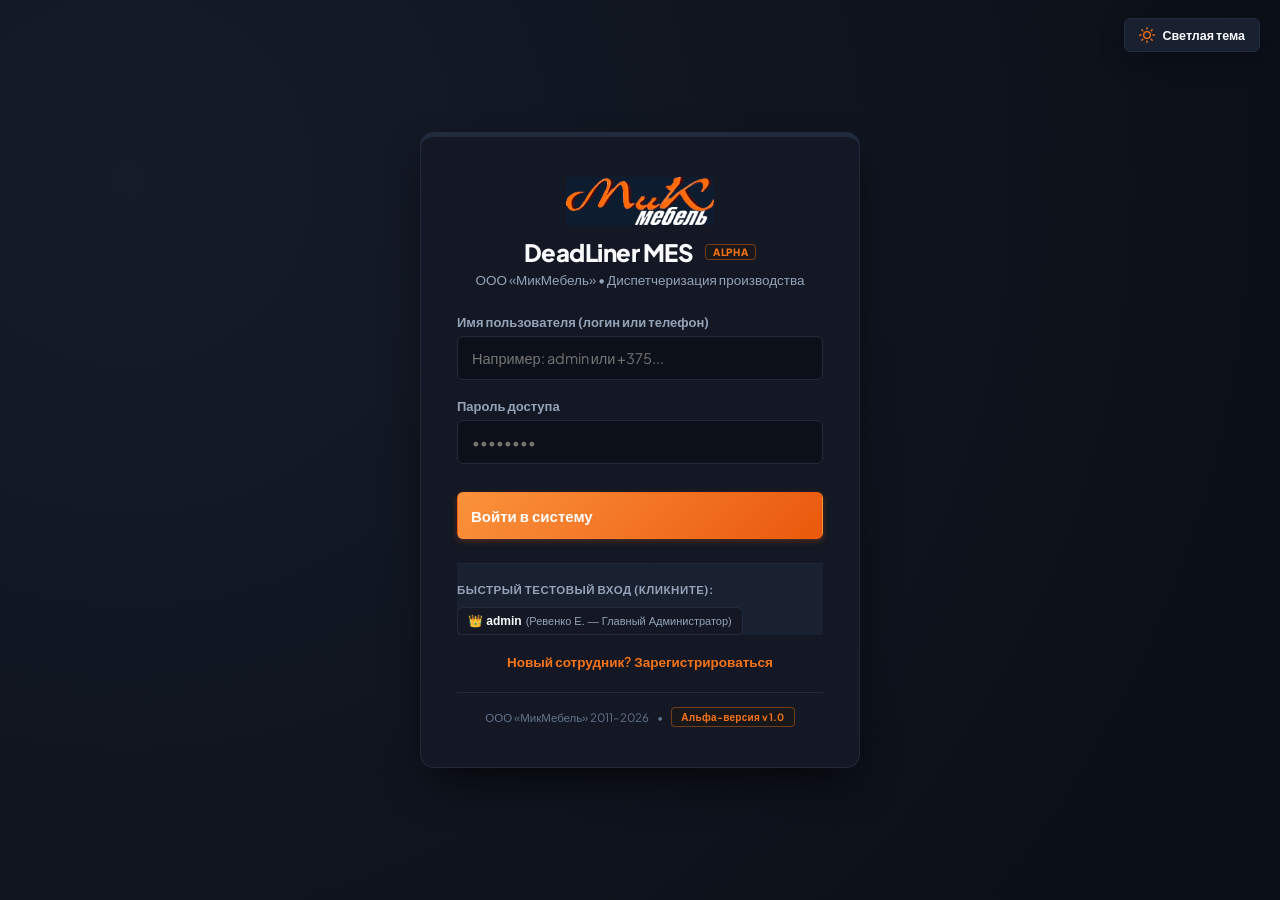
<file: Deadliner.API/wwwroot/reports.html>
﻿<!DOCTYPE html>
<html lang="ru">
<head>
    <meta charset="UTF-8">
    <meta name="viewport" content="width=device-width, initial-scale=1.0">
    <title>DeadLiner — Сводные аналитические отчёты</title>
    <link rel="stylesheet" href="style.css?v=3.3.0">
    <script src="theme.js?v=3.4.0"></script>
</head>
<body>

    <!-- БОКОВОЕ МЕНЮ (SIDEBAR) -->
    <aside class="sidebar">
        <a href="index.html" class="sidebar-brand" title="DeadLiner MES">
            <img src="logo.png" alt="МикМебель" class="sidebar-logo-img">
        </a>

        <div class="sidebar-nav">
            <div>
                <div class="nav-group-label">Производство</div>
                <ul class="nav-list">
                    <li>
                        <a href="index.html" class="nav-link">
                            <svg viewBox="0 0 24 24"><path d="M9 5H7a2 2 0 00-2 2v12a2 2 0 002 2h10a2 2 0 002-2V7a2 2 0 00-2-2h-2M9 5a2 2 0 002 2h2a2 2 0 002-2M9 5a2 2 0 012-2h2a2 2 0 012 2"/></svg>
                            <span>Реестр заказов</span>
                        </a>
                    </li>
                    <li>
                        <a href="workshop.html" class="nav-link">
                            <svg viewBox="0 0 24 24"><rect x="2" y="3" width="20" height="14" rx="2"/><path d="M8 21h8m-4-4v4"/></svg>
                            <span>Экран цеха</span>
                        </a>
                    </li>
                    <li class="manager-only">
                        <a href="catalog.html" class="nav-link">
                            <svg viewBox="0 0 24 24"><path d="M4 6h16M4 10h16M4 14h16M4 18h16"/></svg>
                            <span>Справочник операций</span>
                        </a>
                    </li>
                </ul>
            </div>

            <div>
                <div class="nav-group-label">Аналитика</div>
                <ul class="nav-list">
                    <li>
                        <a href="reports.html" class="nav-link active">
                            <svg viewBox="0 0 24 24"><path d="M18 20V10M12 20V4M6 20v-6"/></svg>
                            <span>Сводные отчёты</span>
                        </a>
                    </li>
                </ul>
            </div>

            <div class="manager-only">
                <div class="nav-group-label">Конфигурация</div>
                <ul class="nav-list">
                    <li>
                        <a href="settings.html" class="nav-link">
                            <svg viewBox="0 0 24 24"><circle cx="12" cy="12" r="3"/><path d="M19.4 15a1.65 1.65 0 00.33 1.82l.06.06a2 2 0 010 2.83 2 2 0 01-2.83 0l-.06-.06a1.65 1.65 0 00-1.82-.33 1.65 1.65 0 00-1 1.51V21a2 2 0 01-2 2 2 2 0 01-2-2v-.09A1.65 1.65 0 009 19.4a1.65 1.65 0 00-1.82.33l-.06.06a2 2 0 01-2.83 0 2 2 0 010-2.83l.06-.06a1.65 1.65 0 00.33-1.82 1.65 1.65 0 00-1.51-1H3a2 2 0 01-2-2 2 2 0 012-2h.09A1.65 1.65 0 004.6 9a1.65 1.65 0 00-.33-1.82l-.06-.06a2 2 0 010-2.83 2 2 0 012.83 0l.06.06a1.65 1.65 0 001.82.33H9a1.65 1.65 0 001-1.51V3a2 2 0 012-2 2 2 0 012 2v.09a1.65 1.65 0 001 1.51 1.65 1.65 0 001.82-.33l.06-.06a2 2 0 012.83 0 2 2 0 010 2.83l-.06.06a1.65 1.65 0 00-.33 1.82V9a1.65 1.65 0 001.51 1H21a2 2 0 012 2 2 2 0 01-2 2h-.09a1.65 1.65 0 00-1.51 1z"/></svg>
                            <span>Пороги срочности</span>
                        </a>
                    </li>
                </ul>
            </div>
        </div>

        <div class="sidebar-footer">
            <div id="userInfo"></div>
        </div>
    </aside>

    <!-- ОСНОВНОЕ РАБОЧЕЕ ПРОСТРАНСТВО -->
    <div class="app-canvas">
        <header class="topbar">
            <div class="breadcrumbs">
                <span>Диспетчеризация</span>
                <span>/</span>
                <span>Аналитика</span>
                <span>/</span>
                <span class="current">Сводные производственные отчёты</span>
            </div>

            <div class="topbar-actions">
                <a href="index.html" class="btn-modern btn-ghost">← К списку заказов</a>
            </div>
        </header>

        <main class="main-content">
            <div class="page-header">
                <div class="page-title">
                    <h1>Аналитика выполнения производственного плана</h1>
                    <p>Ключевые показатели эффективности (KPI) фабрики за текущий и предшествующий периоды</p>
                </div>
            </div>

            <!-- Карточки оперативной аналитики -->
            <div class="stats-row" style="grid-template-columns: repeat(3, 1fr); margin-bottom: 24px;">
                <div class="stat-card alert-blue" style="padding: 22px;">
                    <div class="stat-label">Всего заказов в системе</div>
                    <div class="stat-value" id="totalCount" style="font-size: 36px;">—</div>
                </div>
                <div class="stat-card alert-green" style="padding: 22px;">
                    <div class="stat-label">Успешно отгружено / закрыто</div>
                    <div class="stat-value" id="doneCount" style="font-size: 36px;">—</div>
                </div>
                <div class="stat-card alert-red" style="padding: 22px;">
                    <div class="stat-label">Критический срок / Просрочено</div>
                    <div class="stat-value" id="overdueCount" style="font-size: 36px;">—</div>
                </div>
            </div>

            <!-- Сравнительный анализ: Текущий месяц vs Предыдущий месяц -->
            <div class="comparison-grid" id="comparisonGrid">
                <div class="kpi-card current">
                    <div class="kpi-card-header">
                        <span class="kpi-month-title" id="curMonthTitle">Текущий месяц</span>
                        <span class="kpi-adherence-rate good" id="curAdherenceRate">—</span>
                    </div>
                    <div style="font-size:12px; color:var(--text-secondary);">Соблюдение регламентных сроков производства</div>
                    <div class="kpi-metrics-list">
                        <div class="kpi-submetric">
                            <span class="kpi-submetric-label">Всего заказов</span>
                            <span class="kpi-submetric-val" id="curTotal">—</span>
                        </div>
                        <div class="kpi-submetric">
                            <span class="kpi-submetric-label">В графике / в срок</span>
                            <span class="kpi-submetric-val" style="color:var(--status-green);" id="curOnTime">—</span>
                        </div>
                        <div class="kpi-submetric">
                            <span class="kpi-submetric-label">Просрочек</span>
                            <span class="kpi-submetric-val" style="color:var(--status-red);" id="curOverdue">—</span>
                        </div>
                    </div>
                </div>

                <div class="kpi-card previous">
                    <div class="kpi-card-header">
                        <span class="kpi-month-title" id="prevMonthTitle">Прошлый месяц</span>
                        <span class="kpi-adherence-rate" id="prevAdherenceRate">—</span>
                    </div>
                    <div style="font-size:12px; color:var(--text-secondary);">Соблюдение регламентных сроков производства</div>
                    <div class="kpi-metrics-list">
                        <div class="kpi-submetric">
                            <span class="kpi-submetric-label">Всего заказов</span>
                            <span class="kpi-submetric-val" id="prevTotal">—</span>
                        </div>
                        <div class="kpi-submetric">
                            <span class="kpi-submetric-label">В графике / в срок</span>
                            <span class="kpi-submetric-val" style="color:var(--status-green);" id="prevOnTime">—</span>
                        </div>
                        <div class="kpi-submetric">
                            <span class="kpi-submetric-label">Просрочек</span>
                            <span class="kpi-submetric-val" style="color:var(--status-red);" id="prevOverdue">—</span>
                        </div>
                    </div>
                </div>
            </div>

            <!-- Табличная панель с переключением между текущим срезом и архивом -->
            <div class="table-panel">
                <div class="panel-toolbar">
                    <div class="tab-group">
                        <button class="tab-btn active" id="tabActiveOrders" onclick="switchReportTab('active')">Текущие заказы фабрики</button>
                        <button class="tab-btn" id="tabArchiveOrders" onclick="switchReportTab('archive')">Архив отгруженной продукции</button>
                    </div>
                </div>

                <table class="data-table">
                    <thead id="reportsTableHead">
                        <tr>
                            <th style="width: 80px;">Номер</th>
                            <th>Контрагент (клиент)</th>
                            <th style="width: 150px;">Дата приёма</th>
                            <th style="width: 160px;">План отгрузки</th>
                            <th style="width: 160px;">Остаток дней</th>
                            <th style="width: 150px;">Текущий статус</th>
                        </tr>
                    </thead>
                    <tbody id="reportsTable"></tbody>
                </table>
            </div>
        </main>

        <footer class="app-footer">
            <div class="footer-left">
                <span>ООО «МикМебель» 2011–2026</span>
                <span class="footer-tag">Альфа-версия v1.0</span>
            </div>
            <div>
                <span>Частное Лицо • Ревенко Е.А. VoidReign 2026</span>
            </div>
        </footer>
    </div>

    <script src="auth.js?v=3.4.0"></script>
    <script src="report.js?v=3.4.0"></script>
</body>
</html>
</file>
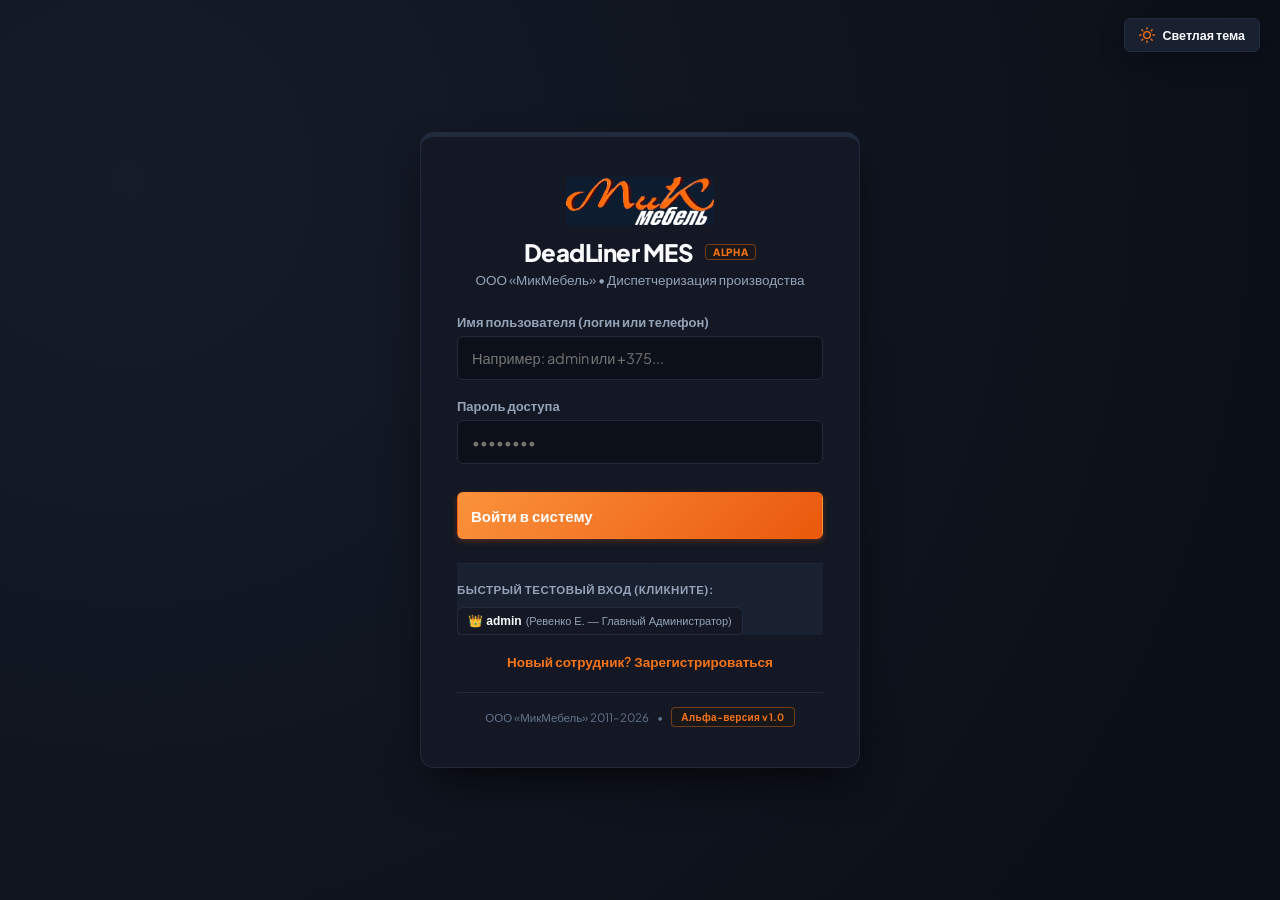
<file: Deadliner.API/wwwroot/settings.html>
﻿<!DOCTYPE html>
<html lang="ru">
<head>
    <meta charset="UTF-8">
    <meta name="viewport" content="width=device-width, initial-scale=1.0">
    <title>DeadLiner — Конфигурация порогов срочности</title>
    <link rel="stylesheet" href="style.css?v=3.3.0">
    <style>
        .zone-card {
            background: var(--bg-card);
            border-radius: var(--radius-lg);
            border: 1px solid var(--border);
            padding: 24px 28px;
            margin-bottom: 20px;
            box-shadow: var(--shadow-card);
            border-left: 6px solid var(--border);
            transition: transform 0.15s ease;
        }

        .zone-card:hover {
            transform: translateX(4px);
        }

        .zone-card.green { border-left-color: var(--status-green); }
        .zone-card.yellow { border-left-color: var(--status-yellow); }
        .zone-card.red { border-left-color: var(--status-red); }

        .zone-title {
            display: flex;
            align-items: center;
            gap: 10px;
            font-size: 16px;
            font-weight: 800;
            margin-bottom: 6px;
        }

        .zone-desc {
            font-size: 13.5px;
            color: var(--text-secondary);
            margin-bottom: 18px;
        }

        .zone-inputs {
            display: flex;
            align-items: center;
            gap: 20px;
            flex-wrap: wrap;
        }

        .zone-field {
            display: flex;
            align-items: center;
            gap: 10px;
        }

        .zone-field label {
            font-size: 13.5px;
            font-weight: 600;
            color: var(--text-secondary);
        }

        .input-number-pill {
            width: 80px;
            padding: 8px 12px;
            font-size: 16px;
            font-weight: 800;
            text-align: center;
            border-radius: var(--radius-sm);
            border: 1px solid var(--border);
            background: var(--bg-subtle);
            color: var(--text-main);
        }

        .input-number-pill:focus {
            outline: none;
            border-color: var(--brand-primary);
            background: #ffffff;
            box-shadow: 0 0 0 3px rgba(37, 99, 235, 0.15);
        }
    </style>
    <script src="theme.js?v=3.4.0"></script>
</head>
<body>

    <!-- БОКОВОЕ МЕНЮ (SIDEBAR) -->
    <aside class="sidebar">
        <a href="index.html" class="sidebar-brand" title="DeadLiner MES">
            <img src="logo.png" alt="МикМебель" class="sidebar-logo-img">
        </a>

        <div class="sidebar-nav">
            <div>
                <div class="nav-group-label">Производство</div>
                <ul class="nav-list">
                    <li>
                        <a href="index.html" class="nav-link">
                            <svg viewBox="0 0 24 24"><path d="M9 5H7a2 2 0 00-2 2v12a2 2 0 002 2h10a2 2 0 002-2V7a2 2 0 00-2-2h-2M9 5a2 2 0 002 2h2a2 2 0 002-2M9 5a2 2 0 012-2h2a2 2 0 012 2"/></svg>
                            <span>Реестр заказов</span>
                        </a>
                    </li>
                    <li>
                        <a href="workshop.html" class="nav-link">
                            <svg viewBox="0 0 24 24"><rect x="2" y="3" width="20" height="14" rx="2"/><path d="M8 21h8m-4-4v4"/></svg>
                            <span>Экран цеха</span>
                        </a>
                    </li>
                    <li class="manager-only">
                        <a href="catalog.html" class="nav-link">
                            <svg viewBox="0 0 24 24"><path d="M4 6h16M4 10h16M4 14h16M4 18h16"/></svg>
                            <span>Справочник операций</span>
                        </a>
                    </li>
                </ul>
            </div>

            <div>
                <div class="nav-group-label">Аналитика</div>
                <ul class="nav-list">
                    <li>
                        <a href="reports.html" class="nav-link">
                            <svg viewBox="0 0 24 24"><path d="M18 20V10M12 20V4M6 20v-6"/></svg>
                            <span>Сводные отчёты</span>
                        </a>
                    </li>
                </ul>
            </div>

            <div class="manager-only">
                <div class="nav-group-label">Конфигурация</div>
                <ul class="nav-list">
                    <li>
                        <a href="settings.html" class="nav-link active">
                            <svg viewBox="0 0 24 24"><circle cx="12" cy="12" r="3"/><path d="M19.4 15a1.65 1.65 0 00.33 1.82l.06.06a2 2 0 010 2.83 2 2 0 01-2.83 0l-.06-.06a1.65 1.65 0 00-1.82-.33 1.65 1.65 0 00-1 1.51V21a2 2 0 01-2 2 2 2 0 01-2-2v-.09A1.65 1.65 0 009 19.4a1.65 1.65 0 00-1.82.33l-.06.06a2 2 0 01-2.83 0 2 2 0 010-2.83l.06-.06a1.65 1.65 0 00.33-1.82 1.65 1.65 0 00-1.51-1H3a2 2 0 01-2-2 2 2 0 012-2h.09A1.65 1.65 0 004.6 9a1.65 1.65 0 00-.33-1.82l-.06-.06a2 2 0 010-2.83 2 2 0 012.83 0l.06.06a1.65 1.65 0 001.82.33H9a1.65 1.65 0 001-1.51V3a2 2 0 012-2 2 2 0 012 2v.09a1.65 1.65 0 001 1.51 1.65 1.65 0 001.82-.33l.06-.06a2 2 0 012.83 0 2 2 0 010 2.83l-.06.06a1.65 1.65 0 00-.33 1.82V9a1.65 1.65 0 001.51 1H21a2 2 0 012 2 2 2 0 01-2 2h-.09a1.65 1.65 0 00-1.51 1z"/></svg>
                            <span>Пороги срочности</span>
                        </a>
                    </li>
                </ul>
            </div>
        </div>

        <div class="sidebar-footer">
            <div id="userInfo"></div>
        </div>
    </aside>

    <!-- ОСНОВНОЕ РАБОЧЕЕ ПРОСТРАНСТВО -->
    <div class="app-canvas">
        <header class="topbar">
            <div class="breadcrumbs">
                <span>Диспетчеризация</span>
                <span>/</span>
                <span>Конфигурация</span>
                <span>/</span>
                <span class="current">Пороги срочности</span>
            </div>

            <div class="topbar-actions">
                <a href="index.html" class="btn-modern btn-ghost">← К списку заказов</a>
            </div>
        </header>

        <main class="main-content" style="max-width: 960px;">
            <div class="page-header">
                <div class="page-title">
                    <h1>Динамические пороги дедлайнов</h1>
                    <p>Настройка математических интервалов световой сигнализации цехового экрана и реестра</p>
                </div>
            </div>

            <form id="settingsForm" onsubmit="saveSettings(event)">
                <!-- Зеленая зона -->
                <div class="zone-card green">
                    <div class="zone-title" style="color: var(--status-green-text);">
                        <span class="dot" style="background:var(--status-green);"></span>
                        <span>Зелёная зона — Штатный производственный график</span>
                    </div>
                    <div class="zone-desc">Заказ считается безопасным по срокам исполнения, запас времени достаточен.</div>
                    <div class="zone-inputs">
                        <div class="zone-field">
                            <label for="greenDays">Осталось дней более чем:</label>
                            <input type="number" id="greenDays" class="input-number-pill mono" min="1" required>
                        </div>
                    </div>
                </div>

                <!-- Желтая зона -->
                <div class="zone-card yellow">
                    <div class="zone-title" style="color: var(--status-yellow-text);">
                        <span class="dot" style="background:var(--status-yellow);"></span>
                        <span>Жёлтая зона — Приближение контрольного дедлайна</span>
                    </div>
                    <div class="zone-desc">Требует усиленного контроля мастера смены и ускорения межоперационной логистики.</div>
                    <div class="zone-inputs">
                        <div class="zone-field">
                            <label for="yellowFrom">От (дней):</label>
                            <input type="number" id="yellowFrom" class="input-number-pill mono" min="0" required>
                        </div>
                        <div class="zone-field">
                            <label for="yellowTo">До (дней):</label>
                            <input type="number" id="yellowTo" class="input-number-pill mono" min="1" required>
                        </div>
                    </div>
                </div>

                <!-- Красная зона -->
                <div class="zone-card red">
                    <div class="zone-title" style="color: var(--status-red-text);">
                        <span class="dot" style="background:var(--status-red);"></span>
                        <span>Красная зона — Критический дедлайн / Просрочка</span>
                    </div>
                    <div class="zone-desc">Наивысший приоритет переделов в цехе. Включает световую и звуковую тревогу на табло.</div>
                    <div class="zone-inputs">
                        <div class="zone-field">
                            <label for="redDays">Осталось дней и менее (включая просрочку):</label>
                            <input type="number" id="redDays" class="input-number-pill mono" min="0" required>
                        </div>
                    </div>
                </div>

                <div style="text-align: right; margin-top: 28px;">
                    <button type="submit" class="btn-modern btn-primary manager-only" style="padding: 12px 28px; font-size: 14.5px;">Сохранить параметры системы</button>
                </div>
            </form>
        </main>

       <footer class="app-footer">
            <div class="footer-left">
                <span>ООО «МикМебель» 2011–2026</span>
                <span class="footer-tag">Альфа-версия v1.0</span>
            </div>
            <div>
                <span>Частное Лицо • Ревенко Е.А. VoidReign 2026</span>
            </div>
        </footer>
    </div>

    <script src="auth.js?v=3.4.0"></script>
    <script src="settings.js?v=3.4.0"></script>
</body>
</html>
</file>
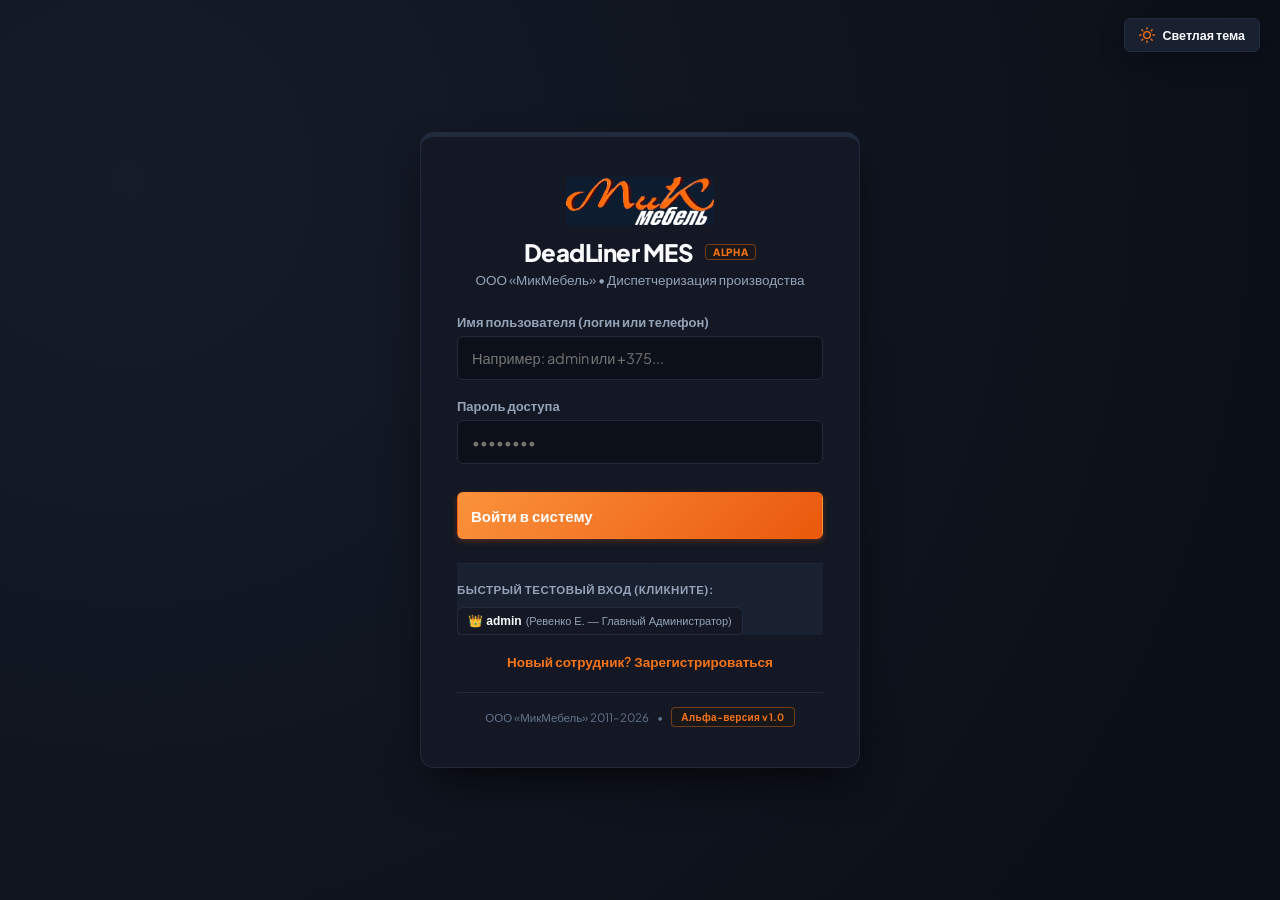
<file: Deadliner.API/wwwroot/stages.html>
﻿<!DOCTYPE html>
<html lang="ru">
<head>
    <meta charset="UTF-8">
    <meta name="viewport" content="width=device-width, initial-scale=1.0">
    <title>DeadLiner — Технологический маршрут заказа</title>
    <link rel="stylesheet" href="style.css?v=3.3.0">
    <style>
        .progress-box {
            background: var(--bg-card);
            padding: 24px 28px;
            border-radius: var(--radius-lg);
            border: 1px solid var(--border);
            box-shadow: var(--shadow-card);
            margin-bottom: 24px;
            border-top: 4px solid var(--brand-primary);
        }

        .progress-header {
            display: flex;
            justify-content: space-between;
            align-items: center;
            margin-bottom: 16px;
        }

        .progress-header h3 {
            font-size: 15px;
            font-weight: 700;
            color: var(--text-main);
        }

        .progress-percent-badge {
            background: var(--brand-gradient);
            color: #ffffff;
            padding: 5px 12px;
            border-radius: 9999px;
            font-size: 12.5px;
            font-weight: 700;
        }

        .progress-track {
            display: flex;
            gap: 10px;
            background: var(--bg-subtle);
            padding: 10px;
            border-radius: var(--radius-md);
            overflow-x: auto;
        }

        .progress-step {
            flex: 1;
            min-width: 130px;
            padding: 12px 10px;
            text-align: center;
            border-radius: var(--radius-sm);
            font-size: 13px;
            font-weight: 700;
            background: #ffffff;
            color: var(--text-muted);
            border: 1px solid var(--border);
            transition: all 0.2s ease;
        }

        .progress-step.done {
            background: var(--status-green-bg);
            border-color: var(--status-green-border);
            color: var(--status-green-text);
        }

        .progress-step.current {
            background: var(--status-yellow-bg);
            border-color: var(--status-yellow-border);
            color: var(--status-yellow-text);
            box-shadow: 0 0 0 2px rgba(245, 158, 11, 0.25);
        }
    </style>
    <script src="theme.js?v=3.4.0"></script>
</head>
<body>

    <!-- БОКОВОЕ МЕНЮ (SIDEBAR) -->
    <aside class="sidebar">
        <a href="index.html" class="sidebar-brand" title="DeadLiner MES">
            <img src="logo.png" alt="МикМебель" class="sidebar-logo-img">
        </a>

        <div class="sidebar-nav">
            <div>
                <div class="nav-group-label">Производство</div>
                <ul class="nav-list">
                    <li>
                        <a href="index.html" class="nav-link active">
                            <svg viewBox="0 0 24 24"><path d="M9 5H7a2 2 0 00-2 2v12a2 2 0 002 2h10a2 2 0 002-2V7a2 2 0 00-2-2h-2M9 5a2 2 0 002 2h2a2 2 0 002-2M9 5a2 2 0 012-2h2a2 2 0 012 2"/></svg>
                            <span>Реестр заказов</span>
                        </a>
                    </li>
                    <li>
                        <a href="workshop.html" class="nav-link">
                            <svg viewBox="0 0 24 24"><rect x="2" y="3" width="20" height="14" rx="2"/><path d="M8 21h8m-4-4v4"/></svg>
                            <span>Экран цеха</span>
                        </a>
                    </li>
                    <li class="manager-only">
                        <a href="catalog.html" class="nav-link">
                            <svg viewBox="0 0 24 24"><path d="M4 6h16M4 10h16M4 14h16M4 18h16"/></svg>
                            <span>Справочник операций</span>
                        </a>
                    </li>
                </ul>
            </div>

            <div>
                <div class="nav-group-label">Аналитика</div>
                <ul class="nav-list">
                    <li>
                        <a href="reports.html" class="nav-link">
                            <svg viewBox="0 0 24 24"><path d="M18 20V10M12 20V4M6 20v-6"/></svg>
                            <span>Сводные отчёты</span>
                        </a>
                    </li>
                </ul>
            </div>

            <div class="manager-only">
                <div class="nav-group-label">Конфигурация</div>
                <ul class="nav-list">
                    <li>
                        <a href="settings.html" class="nav-link">
                            <svg viewBox="0 0 24 24"><circle cx="12" cy="12" r="3"/><path d="M19.4 15a1.65 1.65 0 00.33 1.82l.06.06a2 2 0 010 2.83 2 2 0 01-2.83 0l-.06-.06a1.65 1.65 0 00-1.82-.33 1.65 1.65 0 00-1 1.51V21a2 2 0 01-2 2 2 2 0 01-2-2v-.09A1.65 1.65 0 009 19.4a1.65 1.65 0 00-1.82.33l-.06.06a2 2 0 01-2.83 0 2 2 0 010-2.83l.06-.06a1.65 1.65 0 00.33-1.82 1.65 1.65 0 00-1.51-1H3a2 2 0 01-2-2 2 2 0 012-2h.09A1.65 1.65 0 004.6 9a1.65 1.65 0 00-.33-1.82l-.06-.06a2 2 0 010-2.83 2 2 0 012.83 0l.06.06a1.65 1.65 0 001.82.33H9a1.65 1.65 0 001-1.51V3a2 2 0 012-2 2 2 0 012 2v.09a1.65 1.65 0 001 1.51 1.65 1.65 0 001.82-.33l.06-.06a2 2 0 012.83 0 2 2 0 010 2.83l-.06.06a1.65 1.65 0 00-.33 1.82V9a1.65 1.65 0 001.51 1H21a2 2 0 012 2 2 2 0 01-2 2h-.09a1.65 1.65 0 00-1.51 1z"/></svg>
                            <span>Пороги срочности</span>
                        </a>
                    </li>
                </ul>
            </div>
        </div>

        <div class="sidebar-footer">
            <div id="userInfo"></div>
        </div>
    </aside>

    <!-- ОСНОВНОЕ РАБОЧЕЕ ПРОСТРАНСТВО -->
    <div class="app-canvas">
        <header class="topbar">
            <div class="breadcrumbs">
                <span>Диспетчеризация</span>
                <span>/</span>
                <a href="index.html" style="color:var(--text-muted); text-decoration:none;">Заказы</a>
                <span>/</span>
                <span class="current">Маршрут прохождения цеха</span>
            </div>

            <div class="topbar-actions">
                <a href="index.html" class="btn-modern btn-ghost">← К списку заказов</a>
            </div>
        </header>

        <main class="main-content">
            <div class="page-header">
                <div class="page-title">
                    <h1 id="orderTitle">Технологический маршрут заказа</h1>
                    <p>Контроль исполнения переделов мебельного производства по технологической карте</p>
                </div>
            </div>

            <!-- Визуальный трек прогресса -->
            <div class="progress-box">
                <div class="progress-header">
                    <h3>Прогресс выполнения производственного цикла</h3>
                    <span id="progressPercent" class="progress-percent-badge">0%</span>
                </div>
                <div class="progress-track" id="progressTrack"></div>
            </div>

            <!-- Таблица технологических этапов -->
            <div class="table-panel">
                <table class="data-table">
                    <thead>
                        <tr>
                            <th style="width: 50px;">№</th>
                            <th>Технологическая операция (этап)</th>
                            <th style="width: 140px;">Ответственная роль</th>
                            <th style="width: 160px;">Исполнитель</th>
                            <th style="width: 130px;">Мини-дедлайн</th>
                            <th style="width: 130px;">Факт. завершение</th>
                            <th style="width: 130px;">Статус</th>
                            <th style="width: 220px;" class="no-sort">Управление</th>
                        </tr>
                    </thead>
                    <tbody id="stagesTable"></tbody>
                </table>
            </div>
        </main>

        <!-- Модальное окно назначения исполнителя и мини-дедлайна -->
        <div class="custom-confirm-overlay" id="assignModalOverlay" style="display:none;">
            <div class="custom-confirm-box" style="max-width: 480px;">
                <div class="custom-confirm-header info">
                    <div class="icon-circle">
                        <svg width="20" height="20" viewBox="0 0 24 24" fill="none" stroke="currentColor" stroke-width="2"><path d="M16 21v-2a4 4 0 00-4-4H5a4 4 0 00-4 4v2"/><circle cx="8.5" cy="7" r="4"/><path d="M20 8v6M23 11h-6"/></svg>
                    </div>
                    <div class="custom-confirm-title" id="assignModalTitle">Назначение на этап</div>
                </div>
                <div style="padding: 10px 0 20px 0;">
                    <input type="hidden" id="assignStageId">
                    <div class="form-group" style="margin-bottom: 14px;">
                        <label for="assignEmployeeSelect" style="display:block; font-size:13px; font-weight:600; margin-bottom:6px;">Назначенный сотрудник (исполнитель)</label>
                        <select id="assignEmployeeSelect" class="form-control" style="width:100%; padding:9px 12px; border:1px solid var(--border); border-radius:var(--radius-sm); font-size:13.5px;"></select>
                    </div>
                    <div class="form-group" style="margin-bottom: 6px;">
                        <label for="assignPlanDateInput" style="display:block; font-size:13px; font-weight:600; margin-bottom:6px;">Мини-дедлайн этапа (плановая дата)</label>
                        <input type="date" id="assignPlanDateInput" class="form-control" style="width:100%; padding:9px 12px; border:1px solid var(--border); border-radius:var(--radius-sm); font-size:13.5px;">
                    </div>
                </div>
                <div class="custom-confirm-actions">
                    <button type="button" class="btn-modern btn-ghost" onclick="closeAssignModal()">Отмена</button>
                    <button type="button" class="btn-modern btn-primary" onclick="saveStageAssignment()">Сохранить параметры</button>
                </div>
            </div>
        </div>

        <footer class="app-footer">
            <div class="footer-left">
                <span>ООО «МикМебель» 2011–2026</span>
                <span class="footer-tag">Альфа-версия v1.0</span>
            </div>
            <div>
                <span>Частное Лицо • Ревенко Е.А. VoidReign 2026</span>
            </div>
        </footer>
    </div>

    <script src="auth.js?v=3.4.0"></script>
    <script src="stages.js?v=3.4.0"></script>
</body>
</html>
</file>
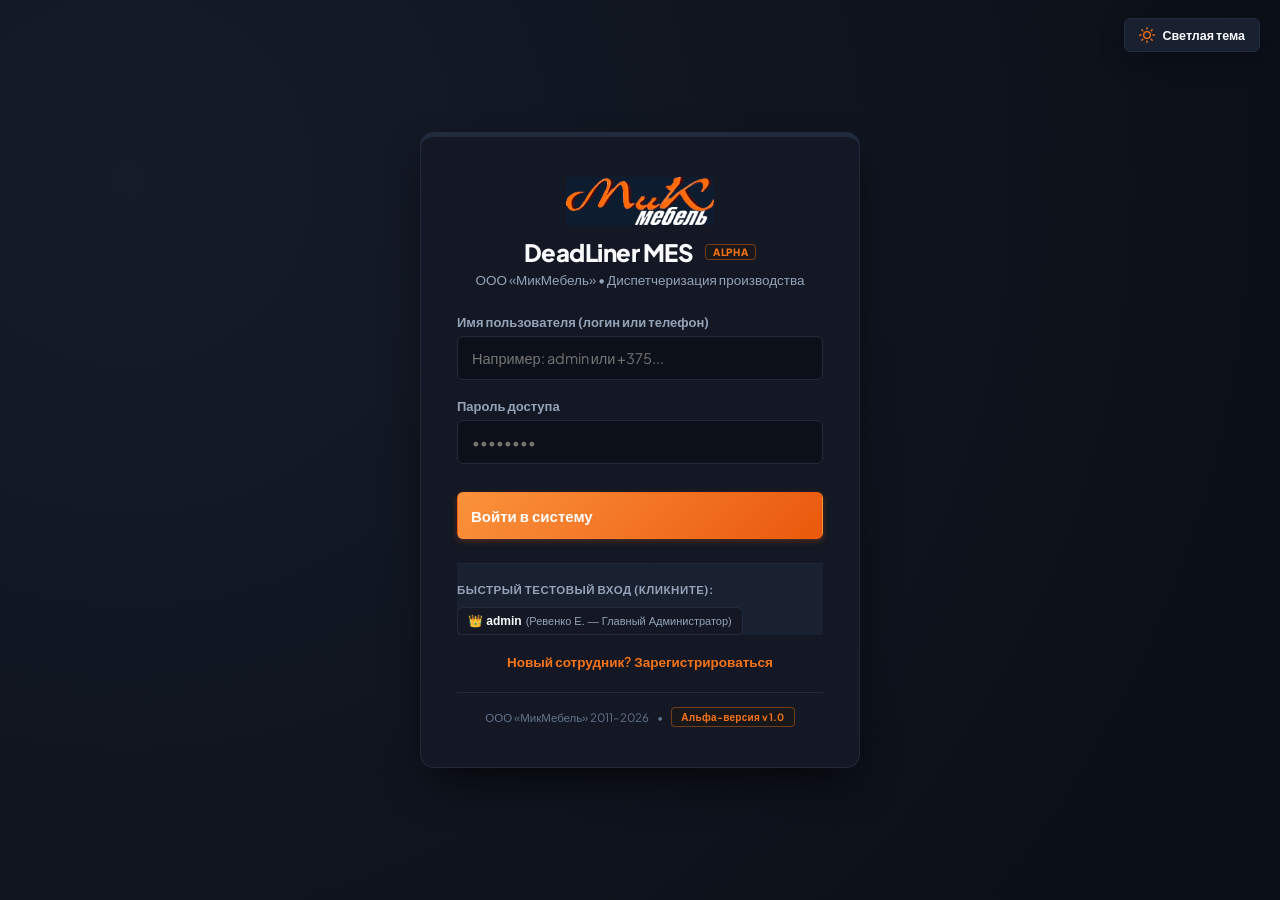
<file: Deadliner.API/wwwroot/workshop.html>
﻿<!DOCTYPE html>
<html lang="ru" data-theme="dark">
<head>
    <meta charset="UTF-8">
    <meta name="viewport" content="width=device-width, initial-scale=1.0">
    <title>DeadLiner — Цеховое информационное табло</title>
    <link rel="preconnect" href="https://fonts.googleapis.com">
    <link rel="preconnect" href="https://fonts.gstatic.com" crossorigin>
    <link href="https://fonts.googleapis.com/css2?family=JetBrains+Mono:wght@500;700;800&family=Plus+Jakarta+Sans:wght@600;700;800&display=swap" rel="stylesheet">
    <style>
        * { margin: 0; padding: 0; box-sizing: border-box; }

        body {
            font-family: 'Plus Jakarta Sans', sans-serif;
            background: #090d16;
            color: #ffffff;
            min-height: 100vh;
            transition: cursor 0.2s ease;
        }

        body.hide-cursor {
            cursor: none;
        }

        .mono {
            font-family: 'JetBrains Mono', monospace;
        }

        header {
            background: #0f172a;
            padding: 14px 32px;
            display: flex;
            justify-content: space-between;
            align-items: center;
            border-bottom: 2px solid #1e293b;
        }

        .brand-box {
            display: flex;
            align-items: center;
            gap: 16px;
        }

        .brand-tag {
            background: linear-gradient(135deg, #ea580c 0%, #f97316 100%);
            color: #ffffff;
            font-size: 13px;
            font-weight: 800;
            padding: 6px 12px;
            border-radius: 6px;
            letter-spacing: 0.05em;
        }

        .brand-title {
            font-size: 20px;
            font-weight: 800;
            letter-spacing: -0.4px;
        }

        #clock {
            font-size: 26px;
            font-weight: 800;
            color: #38bdf8;
            font-family: 'JetBrains Mono', monospace;
            background: #020617;
            padding: 6px 16px;
            border-radius: 8px;
            border: 1px solid #1e293b;
            letter-spacing: 1px;
        }

        .btn {
            display: inline-flex;
            align-items: center;
            gap: 6px;
            padding: 8px 16px;
            font-size: 13.5px;
            font-weight: 700;
            border-radius: 6px;
            border: 1px solid transparent;
            cursor: pointer;
            text-decoration: none;
            color: #ffffff;
            font-family: inherit;
            transition: all 0.15s ease;
        }

        .btn-kiosk {
            background: #ea580c;
            display: inline-flex;
            align-items: center;
            gap: 7px;
        }
        .btn-kiosk:hover { background: #c2410c; }

        .btn-sound {
            background: #334155;
            border: 1px solid #475569;
            display: inline-flex;
            align-items: center;
            gap: 7px;
        }

        .btn-back {
            background: #1e293b;
            border: 1px solid #334155;
            color: #e2e8f0;
            display: inline-flex;
            align-items: center;
            gap: 7px;
        }
        .btn-back:hover { 
            background: #334155; 
            color: #ffffff;
            border-color: #64748b;
        }

        /* ==========================================================================
           ПРОФИЛЬ ПОЛЬЗОВАТЕЛЯ В ШАПКЕ ЦЕХА (КИОСК / ТЁМНАЯ ТЕМА)
           ========================================================================== */
        #userInfo {
            display: flex;
            align-items: center;
            margin-left: 6px;
        }

        #userInfo .user-panel {
            display: flex;
            align-items: center;
            gap: 10px;
            background: #1e293b;
            border: 1px solid #334155;
            padding: 4px 10px 4px 6px;
            border-radius: 8px;
            transition: all 0.2s ease;
        }

        #userInfo .user-panel:hover {
            border-color: #475569;
            background: #243247;
        }

        #userInfo .user-details {
            display: flex;
            align-items: center;
            gap: 10px;
            text-decoration: none;
            color: #ffffff;
            cursor: pointer;
        }

        #userInfo .avatar-box {
            width: 32px;
            height: 32px;
            min-width: 32px;
            border-radius: 7px;
            background: linear-gradient(135deg, #2563eb, #7c3aed);
            color: #ffffff;
            display: flex;
            align-items: center;
            justify-content: center;
            font-weight: 800;
            font-size: 13.5px;
            flex-shrink: 0;
            overflow: hidden;
            box-shadow: 0 2px 6px rgba(0, 0, 0, 0.3);
        }

        #userInfo .avatar-box img {
            width: 100%;
            height: 100%;
            object-fit: cover;
            border-radius: 7px;
            display: block;
        }

        #userInfo .user-text-name {
            font-size: 13px;
            font-weight: 700;
            color: #f8fafc;
            white-space: nowrap;
            line-height: 1.25;
            max-width: 160px;
            overflow: hidden;
            text-overflow: ellipsis;
        }

        #userInfo .user-text-role {
            font-size: 11px;
            color: #38bdf8;
            font-weight: 600;
            line-height: 1.25;
            letter-spacing: 0.02em;
        }

        #userInfo .logout-link-btn {
            background: transparent;
            border: none;
            color: #94a3b8;
            cursor: pointer;
            padding: 5px;
            border-radius: 6px;
            display: flex;
            align-items: center;
            justify-content: center;
            transition: all 0.15s ease;
            margin-left: 2px;
        }

        #userInfo .logout-link-btn:hover {
            color: #ef4444;
            background: rgba(239, 68, 68, 0.15);
        }

        /* Всплывающие уведомления (Toasts) в стиле тёмной темы */
        #toastContainer {
            position: fixed;
            top: 24px;
            right: 24px;
            z-index: 10000;
            display: flex;
            flex-direction: column;
            gap: 12px;
            pointer-events: none;
        }

        .custom-toast {
            min-width: 320px;
            max-width: 440px;
            background: #1e293b;
            color: #ffffff;
            padding: 14px 18px;
            border-radius: 8px;
            border: 1px solid #334155;
            box-shadow: 0 10px 25px rgba(0, 0, 0, 0.5);
            display: flex;
            align-items: flex-start;
            gap: 12px;
            pointer-events: auto;
            animation: toastSlideIn 0.25s ease forwards;
        }

        .custom-toast.toast-hiding {
            animation: toastSlideOut 0.25s ease forwards;
        }

        @keyframes toastSlideIn {
            from { opacity: 0; transform: translateX(40px); }
            to { opacity: 1; transform: translateX(0); }
        }

        @keyframes toastSlideOut {
            from { opacity: 1; transform: translateX(0); }
            to { opacity: 0; transform: translateX(40px); }
        }

        .toast-icon { flex-shrink: 0; margin-top: 2px; }
        .toast-body { flex: 1; }
        .toast-title { font-size: 13.5px; font-weight: 700; color: #f8fafc; margin-bottom: 2px; }
        .toast-message { font-size: 12.5px; color: #94a3b8; line-height: 1.4; }
        .toast-close { background: none; border: none; color: #64748b; cursor: pointer; padding: 2px; }
        .toast-close:hover { color: #ffffff; }
        .toast-success { border-left: 4px solid #10b981; }
        .toast-error { border-left: 4px solid #ef4444; }
        .toast-warning { border-left: 4px solid #f59e0b; }
        .toast-info { border-left: 4px solid #38bdf8; }

        table {
            width: 100%;
            border-collapse: collapse;
            font-size: 22px;
        }

        th {
            background: #0f172a;
            padding: 16px 28px;
            text-align: left;
            font-size: 13.5px;
            color: #94a3b8;
            text-transform: uppercase;
            letter-spacing: 0.06em;
            font-weight: 800;
            border-bottom: 2px solid #1e293b;
        }

        td {
            padding: 20px 28px;
            border-bottom: 1px solid #1e293b;
            font-weight: 700;
            vertical-align: middle;
        }

        .green {
            background: #082116;
            border-left: 8px solid #10b981;
        }

        .yellow {
            background: #241c05;
            border-left: 8px solid #f59e0b;
        }

        .red {
            background: #2c0b0e;
            border-left: 8px solid #ef4444;
            animation: pulse-red 2s infinite ease-in-out;
        }

        @keyframes pulse-red {
            0% { background-color: #2c0b0e; }
            50% { background-color: #451014; box-shadow: inset 0 0 30px rgba(239, 68, 68, 0.5); }
            100% { background-color: #2c0b0e; }
        }

        .days-left {
            font-size: 26px;
            font-weight: 800;
            font-family: 'JetBrains Mono', monospace;
        }

        .overdue {
            color: #ef4444;
            text-transform: uppercase;
            font-weight: 800;
            font-size: 20px;
        }
    </style>
</head>
<body>

    <header>
        <div class="brand-box">
            <img src="logo_dark.png" alt="МикМебель" style="height: 40px; max-width: 150px; object-fit: contain;">
            <span id="clock">00:00:00</span>
        </div>
        
        <nav style="display:flex; gap:10px; align-items:center;">
            <a href="index.html" class="btn btn-back" title="Вернуться на главную страницу (Реестр заказов)">
                <svg width="15" height="15" viewBox="0 0 24 24" fill="none" stroke="currentColor" stroke-width="2.2">
                    <path d="M19 12H5M12 19l-7-7 7-7"/>
                </svg>
                <span>На главную</span>
            </a>
            <button class="btn btn-kiosk" onclick="toggleFullScreen()">
                <svg width="15" height="15" viewBox="0 0 24 24" fill="none" stroke="currentColor" stroke-width="2">
                    <path d="M8 3H5a2 2 0 00-2 2v3m18 0V5a2 2 0 00-2-2h-3m0 18h3a2 2 0 002-2v-3M3 16v3a2 2 0 002 2h3"/>
                </svg>
                <span>На весь экран</span>
            </button>
            <button class="btn btn-sound" id="soundBtn" onclick="toggleSound()">
                <svg width="15" height="15" viewBox="0 0 24 24" fill="none" stroke="currentColor" stroke-width="2">
                    <polygon points="11 5 6 9 2 9 2 15 6 15 11 19 11 5"/>
                    <line x1="23" y1="9" x2="17" y2="15"/><line x1="17" y1="9" x2="23" y2="15"/>
                </svg>
                <span>Звук: Выкл</span>
            </button>
            <div id="userInfo"></div>
        </nav>
    </header>

    <table>
        <thead>
            <tr>
                <th style="width: 110px;">Заказ</th>
                <th>Контрагент</th>
                <th style="width: 220px;">План отгрузки</th>
                <th style="width: 240px;">Остаток срока</th>
                <th style="width: 200px;">Текущий статус</th>
            </tr>
        </thead>
        <tbody id="workshopTable"></tbody>
    </table>

    <script src="auth.js?v=3.4.0"></script>
    <script src="workshop.js?v=3.4.0"></script>
    <footer style="padding:14px 32px; background:#0f172a; border-top:1px solid #1e293b; display:flex; justify-content:space-between; align-items:center; font-size:12px; color:#94a3b8; margin-top:40px;">
        <div style="display:flex; align-items:center; gap:12px;">
            <span>ООО «МикМебель» 2011–2026</span>
            <span style="background:#18181b; color:#f97316; border:1px solid rgba(249,115,22,0.4); padding:2px 8px; border-radius:4px; font-weight:700;">Альфа-версия v1.0</span>
        </div>
        <div>
            <span>Цеховой терминал диспетчеризации MES</span>
        </div>
    </footer>
</body>
</html>
</file>
<file: Deadliner.API/wwwroot/style.css>
﻿

@import url('https://fonts.googleapis.com/css2?family=JetBrains+Mono:wght@400;500;600&family=Plus+Jakarta+Sans:wght@400;500;600;700;800&display=swap');

:root {
    --bg-body: #f3f5f8;
    --bg-sidebar: #ffffff;
    --bg-card: #ffffff;
    --bg-subtle: #f8fafc;
    --bg-input: #ffffff;
    --bg-active-nav: #eef2f8;
    --border: #e2e8f0;
    --border-hover: #cbd5e1;
    
    --text-main: #0f172a;
    --text-secondary: #475569;
    --text-muted: #94a3b8;
    
    --brand-primary: #ea580c;
    --brand-primary-hover: #c2410c;
    --brand-gradient: linear-gradient(135deg, #f97316 0%, #ea580c 100%);
    --brand-purple: #ea580c;
    --brand-cyan: #18181b;
    
    --status-green: #10b981;
    --status-green-bg: #ecfdf5;
    --status-green-text: #047857;
    --status-green-border: #a7f3d0;
    
    --status-yellow: #f59e0b;
    --status-yellow-bg: #fffbeb;
    --status-yellow-text: #b45309;
    --status-yellow-border: #fde68a;
    
    --status-red: #ef4444;
    --status-red-bg: #fef2f2;
    --status-red-text: #b91c1c;
    --status-red-border: #fecaca;
    
    --radius-sm: 6px;
    --radius-md: 10px;
    --radius-lg: 14px;
    
    --shadow-subtle: 0 1px 3px 0 rgba(15, 23, 42, 0.05);
    --shadow-card: 0 4px 6px -1px rgba(15, 23, 42, 0.05), 0 2px 4px -2px rgba(15, 23, 42, 0.03);
    --shadow-glow: 0 4px 14px 0 rgba(234, 88, 12, 0.22);
}

/* ==============================================================================
   DARK THEME - INDUSTRIAL GRAPHITE & SLATE PALETTE (ООО «МикМебель»)
   ============================================================================== */
[data-theme="dark"] {
    --bg-body: #0a0d14;
    --bg-sidebar: #0f131d;
    --bg-card: #131824;
    --bg-subtle: #192030;
    --bg-input: #0c1019;
    --bg-active-nav: #1e2638;
    --border: #222b3d;
    --border-hover: #35425a;
    
    --text-main: #f8fafc;
    --text-secondary: #94a3b8;
    --text-muted: #64748b;
    
    --brand-primary: #f97316;
    --brand-primary-hover: #ea580c;
    --brand-gradient: linear-gradient(135deg, #fb923c 0%, #ea580c 100%);
    --brand-purple: #f97316;
    --brand-cyan: #e2e8f0;
    
    --status-green: #10b981;
    --status-green-bg: rgba(16, 185, 129, 0.15);
    --status-green-text: #34d399;
    --status-green-border: rgba(16, 185, 129, 0.35);
    
    --status-yellow: #f59e0b;
    --status-yellow-bg: rgba(245, 158, 11, 0.15);
    --status-yellow-text: #fbbf24;
    --status-yellow-border: rgba(245, 158, 11, 0.35);
    
    --status-red: #ef4444;
    --status-red-bg: rgba(239, 68, 68, 0.15);
    --status-red-text: #f87171;
    --status-red-border: rgba(239, 68, 68, 0.35);
    
    --shadow-subtle: 0 1px 3px 0 rgba(0, 0, 0, 0.35);
    --shadow-card: 0 4px 14px -2px rgba(0, 0, 0, 0.5), 0 2px 4px -2px rgba(0, 0, 0, 0.35);
    --shadow-glow: 0 4px 14px 0 rgba(249, 115, 22, 0.18);
}



* {
    margin: 0;
    padding: 0;
    box-sizing: border-box;
}

body {
    font-family: 'Plus Jakarta Sans', -apple-system, BlinkMacSystemFont, sans-serif;
    background-color: var(--bg-body);
    color: var(--text-main);
    min-height: 100vh;
    display: flex;
    -webkit-font-smoothing: antialiased;
}

.mono {
    font-family: 'JetBrains Mono', monospace;
}


aside.sidebar {
    width: 270px;
    background: var(--bg-sidebar);
    border-right: 1px solid var(--border);
    display: flex;
    flex-direction: column;
    position: sticky;
    top: 0;
    height: 100vh;
    flex-shrink: 0;
    z-index: 40;
}

.sidebar-brand {
    padding: 16px 20px;
    display: flex;
    align-items: center;
    justify-content: center;
    border-bottom: 1px solid var(--border);
    text-decoration: none;
    transition: background 0.15s ease;
    min-height: 68px;
}

.sidebar-brand:hover {
    background: var(--bg-subtle);
}

.sidebar-logo-img {
    height: 42px;
    max-width: 170px;
    width: auto;
    object-fit: contain;
    transition: opacity 0.2s ease;
}

.company-logo {
    object-fit: contain;
    transition: opacity 0.2s ease;
}

/* Автоматическая смена логотипа в зависимости от темы оформления */
[data-theme="dark"] .sidebar-logo-img,
[data-theme="dark"] .company-logo {
    content: url('logo_dark.png');
}

[data-theme="light"] .sidebar-logo-img,
[data-theme="light"] .company-logo {
    content: url('logo.png');
}

.brand-icon {
    width: 40px;
    height: 40px;
    background: var(--brand-gradient);
    color: #ffffff;
    border-radius: var(--radius-md);
    display: flex;
    align-items: center;
    justify-content: center;
    font-weight: 800;
    font-size: 18px;
    letter-spacing: -0.5px;
    box-shadow: 0 4px 10px rgba(234, 88, 12, 0.3);
}

.brand-info {
    display: flex;
    flex-direction: column;
}

.brand-title {
    font-size: 18px;
    font-weight: 800;
    color: var(--text-main);
    letter-spacing: -0.4px;
}

.brand-subtitle {
    font-size: 11px;
    color: var(--brand-primary);
    text-transform: uppercase;
    font-weight: 700;
    letter-spacing: 0.06em;
}

.sidebar-nav {
    padding: 20px 16px;
    flex: 1;
    overflow-y: auto;
    display: flex;
    flex-direction: column;
    gap: 22px;
}

.nav-group-label {
    font-size: 11px;
    font-weight: 700;
    text-transform: uppercase;
    letter-spacing: 0.08em;
    color: var(--text-muted);
    padding: 0 10px 8px 10px;
}

.nav-list {
    list-style: none;
    display: flex;
    flex-direction: column;
    gap: 4px;
}

.nav-link {
    display: flex;
    align-items: center;
    gap: 12px;
    padding: 9px 12px;
    color: var(--text-secondary);
    text-decoration: none;
    font-size: 13.5px;
    font-weight: 600;
    border-radius: var(--radius-sm);
    border-left: 3px solid transparent;
    transition: all 0.15s ease;
}

.nav-link svg {
    width: 18px;
    height: 18px;
    stroke-width: 2;
    stroke: currentColor;
    fill: none;
    flex-shrink: 0;
    transition: stroke 0.15s ease;
}

.nav-link:hover {
    background: var(--bg-subtle);
    color: var(--text-main);
}

.nav-link:hover svg {
    stroke: var(--brand-primary);
}

.nav-link.active {
    background: var(--bg-active-nav);
    color: var(--text-main);
    border-left-color: var(--brand-primary);
    font-weight: 700;
    box-shadow: none;
}

.nav-link.active svg {
    stroke: var(--brand-primary);
}

.sidebar-footer {
    padding: 16px;
    border-top: 1px solid var(--border);
    background: var(--bg-subtle);
}

.app-canvas {
    flex: 1;
    display: flex;
    flex-direction: column;
    min-width: 0;
}

header.topbar {
    height: 64px;
    background: var(--bg-card);
    border-bottom: 1px solid var(--border);
    display: flex;
    align-items: center;
    justify-content: space-between;
    padding: 0 36px;
    position: sticky;
    top: 0;
    z-index: 30;
}

.breadcrumbs {
    display: flex;
    align-items: center;
    gap: 8px;
    font-size: 13.5px;
    color: var(--text-secondary);
    font-weight: 500;
}

.breadcrumbs span.current {
    color: var(--text-main);
    font-weight: 700;
}

.status-badge {
    display: inline-flex;
    align-items: center;
    gap: 6px;
    padding: 5px 12px;
    background: var(--status-green-bg);
    color: var(--status-green-text);
    font-size: 12px;
    font-weight: 600;
    border-radius: 9999px;
    border: 1px solid var(--status-green-border);
}

.status-badge .ping {
    width: 8px;
    height: 8px;
    background: var(--status-green);
    border-radius: 50%;
    box-shadow: 0 0 0 2px rgba(16, 185, 129, 0.2);
}

main.main-content {
    padding: 32px 36px;
    flex: 1;
    max-width: 1440px;
    width: 100%;
}

.page-header {
    display: flex;
    justify-content: space-between;
    align-items: flex-end;
    margin-bottom: 24px;
}

.page-title h1 {
    font-size: 26px;
    font-weight: 800;
    color: var(--text-main);
    letter-spacing: -0.6px;
}

.page-title p {
    font-size: 14px;
    color: var(--text-secondary);
    margin-top: 4px;
}


.stats-row {
    display: grid;
    grid-template-columns: repeat(4, 1fr);
    gap: 16px;
    margin-bottom: 28px;
}

.stat-card {
    background: var(--bg-card);
    padding: 20px 22px;
    border-radius: var(--radius-md);
    border: 1px solid var(--border);
    box-shadow: var(--shadow-subtle);
    border-top: 4px solid var(--border);
    transition: transform 0.15s ease, box-shadow 0.15s ease;
}

.stat-card:hover {
    transform: translateY(-2px);
    box-shadow: var(--shadow-card);
}

.stat-card.alert-blue { border-top-color: var(--brand-primary); }
.stat-card.alert-green { border-top-color: var(--status-green); }
.stat-card.alert-yellow { border-top-color: var(--status-yellow); }
.stat-card.alert-red { border-top-color: var(--status-red); }

.stat-label {
    font-size: 12px;
    font-weight: 700;
    color: var(--text-secondary);
    text-transform: uppercase;
    letter-spacing: 0.05em;
}

.stat-value {
    font-size: 32px;
    font-weight: 800;
    color: var(--text-main);
    margin-top: 8px;
    letter-spacing: -0.5px;
}

.stat-card.alert-blue .stat-value { color: var(--brand-primary); }
.stat-card.alert-green .stat-value { color: var(--status-green-text); }
.stat-card.alert-yellow .stat-value { color: var(--status-yellow-text); }
.stat-card.alert-red .stat-value { color: var(--status-red-text); }


.table-panel {
    background: var(--bg-card);
    border: 1px solid var(--border);
    border-radius: var(--radius-lg);
    box-shadow: var(--shadow-card);
    overflow: hidden;
}

.panel-toolbar {
    padding: 16px 20px;
    border-bottom: 1px solid var(--border);
    display: flex;
    justify-content: space-between;
    align-items: center;
    gap: 16px;
    flex-wrap: wrap;
    background: var(--bg-card);
}

.tab-group {
    display: flex;
    background: var(--bg-subtle);
    padding: 4px;
    border-radius: var(--radius-sm);
    border: 1px solid var(--border);
    gap: 3px;
}

.tab-btn {
    border: none;
    background: transparent;
    padding: 7px 15px;
    font-size: 13px;
    font-weight: 600;
    color: var(--text-secondary);
    border-radius: 5px;
    cursor: pointer;
    transition: all 0.15s ease;
}

.tab-btn:hover {
    color: var(--text-main);
}

.tab-btn.active {
    background: var(--bg-card);
    color: var(--brand-primary);
    box-shadow: var(--shadow-subtle);
}

.search-box {
    position: relative;
    flex: 1;
    max-width: 320px;
}

.search-box svg {
    position: absolute;
    left: 12px;
    top: 50%;
    transform: translateY(-50%);
    width: 16px;
    height: 16px;
    stroke: var(--text-muted);
    fill: none;
    stroke-width: 2;
}

.search-input {
    width: 100%;
    padding: 9px 12px 9px 36px;
    font-size: 13.5px;
    border-radius: var(--radius-sm);
    border: 1px solid var(--border);
    background: var(--bg-input);
    font-family: inherit;
    color: var(--text-main);
    transition: all 0.15s ease;
}

.search-input:focus {
    outline: none;
    border-color: var(--brand-primary);
    box-shadow: 0 0 0 3px rgba(234, 88, 12, 0.12);
}

table.data-table {
    width: 100%;
    border-collapse: collapse;
    text-align: left;
}

table.data-table th {
    background: var(--bg-subtle);
    color: var(--text-secondary);
    padding: 13px 18px;
    font-size: 11.5px;
    font-weight: 700;
    text-transform: uppercase;
    letter-spacing: 0.06em;
    border-bottom: 1px solid var(--border);
    user-select: none;
    cursor: pointer;
}

table.data-table th:hover:not(.no-sort) {
    background: var(--bg-subtle);
    color: var(--brand-primary);
}

table.data-table td {
    padding: 14px 18px;
    border-bottom: 1px solid var(--border);
    font-size: 13.5px;
    color: var(--text-main);
    vertical-align: middle;
}

table.data-table tr:hover td {
    background: var(--bg-subtle);
}


.urgency-indicator {
    display: inline-flex;
    align-items: center;
    gap: 7px;
    padding: 4px 11px;
    border-radius: 9999px;
    font-size: 12.5px;
    font-weight: 700;
}

.dot {
    width: 8px;
    height: 8px;
    border-radius: 50%;
    display: inline-block;
}

.urgency-green { background: var(--status-green-bg); color: var(--status-green-text); border: 1px solid var(--status-green-border); }
.urgency-green .dot { background: var(--status-green); }

.urgency-yellow { background: var(--status-yellow-bg); color: var(--status-yellow-text); border: 1px solid var(--status-yellow-border); }
.urgency-yellow .dot { background: var(--status-yellow); }

.urgency-red { background: var(--status-red-bg); color: var(--status-red-text); border: 1px solid var(--status-red-border); }
.urgency-red .dot { background: var(--status-red); }

/* Яркие кнопки */
.btn-modern {
    display: inline-flex;
    align-items: center;
    gap: 7px;
    padding: 8px 16px;
    font-size: 13.5px;
    font-weight: 600;
    border-radius: var(--radius-sm);
    border: 1px solid transparent;
    cursor: pointer;
    text-decoration: none;
    font-family: inherit;
    transition: all 0.15s ease;
}

.btn-primary {
    background: var(--brand-gradient);
    color: #ffffff;
    box-shadow: 0 2px 6px rgba(234, 88, 12, 0.3);
}
.btn-primary:hover {
    box-shadow: 0 4px 12px rgba(234, 88, 12, 0.4);
    transform: translateY(-1px);
}

.btn-ghost {
    background: var(--bg-card);
    color: var(--text-main);
    border: 1px solid var(--border);
}
.btn-ghost:hover {
    background: var(--bg-subtle);
    color: var(--text-main);
    border-color: var(--border-hover);
}

.btn-success {
    background: var(--status-green);
    color: #ffffff;
}
.btn-success:hover {
    background: #059669;
}

/* Цветные кнопки таблицы */
.action-row {
    display: flex;
    align-items: center;
    gap: 6px;
    flex-wrap: wrap;
}

.btn-table-action {
    padding: 5px 10px;
    font-size: 12px;
    font-weight: 600;
    border-radius: 5px;
    text-decoration: none;
    cursor: pointer;
    transition: all 0.1s ease;
}

.action-purple { background: rgba(168, 85, 247, 0.12); color: #a855f7; border: 1px solid rgba(168, 85, 247, 0.3); }
.action-purple:hover { background: rgba(168, 85, 247, 0.22); }

.action-blue { background: rgba(59, 130, 246, 0.12); color: #3b82f6; border: 1px solid rgba(59, 130, 246, 0.3); }
.action-blue:hover { background: rgba(59, 130, 246, 0.22); }

.action-slate { background: var(--bg-subtle); color: var(--text-secondary); border: 1px solid var(--border); }
.action-slate:hover { background: var(--border-hover); color: var(--text-main); }

.action-emerald { background: var(--status-green-bg); color: var(--status-green-text); border: 1px solid var(--status-green-border); }
.action-emerald:hover { opacity: 0.85; }

.action-rose { background: var(--status-red-bg); color: var(--status-red-text); border: 1px solid var(--status-red-border); }
.action-rose:hover { opacity: 0.85; }

.action-amber { background: var(--status-yellow-bg); color: var(--status-yellow-text); border: 1px solid var(--status-yellow-border); }
.action-amber:hover { opacity: 0.85; }

/* Формы */
.form-card {
    background: var(--bg-card);
    padding: 32px 36px;
    border-radius: var(--radius-lg);
    border: 1px solid var(--border);
    box-shadow: var(--shadow-card);
    max-width: 680px;
}

.form-group {
    margin-bottom: 20px;
}

.form-group label {
    display: block;
    margin-bottom: 6px;
    font-size: 13.5px;
    font-weight: 600;
    color: var(--text-secondary);
}

.form-control, .form-group input, .form-group select {
    width: 100%;
    padding: 10px 14px;
    background: var(--bg-input);
    border: 1px solid var(--border);
    border-radius: var(--radius-sm);
    color: var(--text-main);
    font-size: 14px;
    font-family: inherit;
    transition: all 0.15s ease;
}

.form-control:focus, .form-group input:focus, .form-group select:focus {
    outline: none;
    border-color: var(--brand-primary);
    box-shadow: 0 0 0 3px rgba(234, 88, 12, 0.12);
}

/* ==============================================================================
   ФУТЕР
   ============================================================================== */
footer.app-footer {
    background: var(--bg-card);
    border-top: 1px solid var(--border);
    padding: 18px 36px;
    display: flex;
    justify-content: space-between;
    align-items: center;
    font-size: 12.5px;
    color: var(--text-secondary);
    margin-top: auto;
}

.footer-left {
    display: flex;
    align-items: center;
    gap: 16px;
}

.footer-tag {
    background: var(--brand-gradient);
    color: #ffffff;
    padding: 2px 8px;
    border-radius: 4px;
    font-weight: 700;
    font-size: 11px;
}

/* Профиль в боковой панели */
.user-panel {
    display: flex;
    align-items: center;
    justify-content: space-between;
    background: var(--bg-card);
    padding: 10px 12px;
    border-radius: var(--radius-sm);
    border: 1px solid var(--border);
    box-shadow: var(--shadow-subtle);
}

.user-details {
    display: flex;
    align-items: center;
    gap: 10px;
    overflow: hidden;
}

.avatar-box {
    width: 34px;
    height: 34px;
    background: var(--brand-gradient);
    color: #ffffff;
    border-radius: 8px;
    display: flex;
    align-items: center;
    justify-content: center;
    font-weight: 800;
    font-size: 14px;
    flex-shrink: 0;
    box-shadow: 0 2px 6px rgba(234, 88, 12, 0.25);
}

.user-text-name {
    font-size: 13.5px;
    font-weight: 700;
    color: var(--text-main);
    white-space: nowrap;
    overflow: hidden;
    text-overflow: ellipsis;
}

.user-text-role {
    font-size: 11.5px;
    color: var(--brand-primary);
    font-weight: 600;
}

.logout-link-btn {
    border: none;
    background: transparent;
    color: var(--status-red-text);
    cursor: pointer;
    padding: 6px;
    display: flex;
    align-items: center;
    justify-content: center;
    border-radius: 6px;
    transition: background 0.15s ease;
}

.logout-link-btn:hover {
    background: var(--status-red-bg);
}

/* ==============================================================================
   ЛИЧНЫЙ ПРОФИЛЬ СОТРУДНИКА (PROFILE)
   ============================================================================== */
.profile-layout {
    display: grid;
    grid-template-columns: 340px 1fr;
    gap: 24px;
    align-items: start;
}

@media (max-width: 992px) {
    .profile-layout {
        grid-template-columns: 1fr;
    }
}

.profile-card {
    background: var(--bg-card);
    border: 1px solid var(--border);
    border-radius: var(--radius-lg);
    box-shadow: var(--shadow-card);
    padding: 28px;
    margin-bottom: 24px;
}

.profile-hero {
    text-align: center;
    padding-bottom: 24px;
    border-bottom: 1px solid var(--border);
    margin-bottom: 24px;
}

.profile-avatar-large {
    width: 76px;
    height: 76px;
    background: var(--brand-gradient);
    color: #ffffff;
    border-radius: 20px;
    display: flex;
    align-items: center;
    justify-content: center;
    font-size: 32px;
    font-weight: 800;
    margin: 0 auto 16px;
    box-shadow: 0 8px 20px rgba(234, 88, 12, 0.28);
}

.profile-hero-name {
    font-size: 19px;
    font-weight: 800;
    color: var(--text-main);
    margin-bottom: 6px;
}

.profile-role-badge {
    display: inline-block;
    padding: 4px 12px;
    border-radius: 9999px;
    font-size: 12px;
    font-weight: 700;
    background: rgba(234, 88, 12, 0.12);
    color: var(--brand-primary);
    border: 1px solid rgba(234, 88, 12, 0.28);
}

.profile-meta-list {
    display: flex;
    flex-direction: column;
    gap: 14px;
    font-size: 13.5px;
}

.profile-meta-row {
    display: flex;
    justify-content: space-between;
    align-items: center;
    padding-bottom: 12px;
    border-bottom: 1px dashed var(--border);
}

.profile-meta-row:last-child {
    border-bottom: none;
    padding-bottom: 0;
}

.profile-meta-label {
    color: var(--text-secondary);
    font-weight: 500;
}

.profile-meta-val {
    font-weight: 700;
    color: var(--text-main);
}

.avatar-edit-badge {
    position: absolute;
    bottom: -2px;
    right: -2px;
    width: 28px;
    height: 28px;
    background: var(--brand-primary);
    color: #ffffff;
    border-radius: 50%;
    display: flex;
    align-items: center;
    justify-content: center;
    border: 2px solid #ffffff;
    cursor: pointer;
    box-shadow: 0 2px 6px rgba(0,0,0,0.2);
    transition: transform 0.15s ease, background 0.15s ease;
}

.avatar-edit-badge:hover {
    transform: scale(1.1);
    background: var(--brand-purple);
}

/* ==============================================================================
   ВСПЛЫВАЮЩИЕ УВЕДОМЛЕНИЯ (TOAST NOTIFICATIONS) & МОДАЛКИ ПОДТВЕРЖДЕНИЯ
   ============================================================================== */
#toastContainer {
    position: fixed;
    top: 24px;
    right: 24px;
    z-index: 10000;
    display: flex;
    flex-direction: column;
    gap: 10px;
    max-width: 400px;
    width: calc(100% - 48px);
    pointer-events: none;
}

.toast-item {
    pointer-events: auto;
    display: flex;
    align-items: flex-start;
    gap: 12px;
    padding: 14px 18px;
    border-radius: var(--radius-md);
    background: var(--bg-card);
    border: 1px solid var(--border);
    box-shadow: 0 10px 25px -5px rgba(15, 23, 42, 0.12), 0 8px 10px -6px rgba(15, 23, 42, 0.08);
    animation: toastSlideIn 0.25s cubic-bezier(0.16, 1, 0.3, 1);
    transition: all 0.25s ease;
    font-size: 13.5px;
    line-height: 1.45;
}

@keyframes toastSlideIn {
    from {
        opacity: 0;
        transform: translateX(40px) scale(0.96);
    }
    to {
        opacity: 1;
        transform: translateX(0) scale(1);
    }
}

.toast-item.hide {
    opacity: 0;
    transform: translateX(40px) scale(0.96);
}

.toast-icon {
    width: 22px;
    height: 22px;
    flex-shrink: 0;
    margin-top: 1px;
}

.toast-body {
    flex: 1;
}

.toast-title {
    font-weight: 700;
    color: var(--text-main);
    margin-bottom: 2px;
    font-size: 14px;
}

.toast-msg {
    color: var(--text-secondary);
}

.toast-close-btn {
    background: transparent;
    border: none;
    cursor: pointer;
    color: var(--text-muted);
    padding: 2px;
    line-height: 1;
    font-size: 16px;
    transition: color 0.15s ease;
}

.toast-close-btn:hover {
    color: var(--text-main);
}

.toast-success {
    border-left: 5px solid var(--status-green);
}
.toast-success .toast-icon {
    color: var(--status-green);
}

.toast-error {
    border-left: 5px solid var(--status-red);
}
.toast-error .toast-icon {
    color: var(--status-red);
}

.toast-warning {
    border-left: 5px solid var(--status-yellow);
}
.toast-warning .toast-icon {
    color: var(--status-yellow);
}

.toast-info {
    border-left: 5px solid var(--brand-primary);
}
.toast-info .toast-icon {
    color: var(--brand-primary);
}

/* ДИАЛОГ ПОДТВЕРЖДЕНИЯ (CUSTOM CONFIRM MODAL) */
.custom-confirm-overlay {
    position: fixed;
    inset: 0;
    background: rgba(15, 23, 42, 0.55);
    backdrop-filter: blur(4px);
    display: none;
    align-items: center;
    justify-content: center;
    z-index: 10001;
    animation: fadeIn 0.15s ease-out;
}

.custom-confirm-overlay.active {
    display: flex;
}

.custom-confirm-box {
    background: var(--bg-card);
    border-radius: var(--radius-lg);
    border: 1px solid var(--border);
    box-shadow: 0 25px 50px -12px rgba(15, 23, 42, 0.25);
    width: 100%;
    max-width: 440px;
    padding: 28px;
    animation: modalScaleUp 0.18s cubic-bezier(0.16, 1, 0.3, 1);
}

@keyframes modalScaleUp {
    from { opacity: 0; transform: scale(0.95); }
    to { opacity: 1; transform: scale(1); }
}

.custom-confirm-header {
    display: flex;
    align-items: center;
    gap: 12px;
    margin-bottom: 12px;
}

.custom-confirm-header .icon-circle {
    width: 42px;
    height: 42px;
    border-radius: 50%;
    display: flex;
    align-items: center;
    justify-content: center;
    background: var(--status-red-bg);
    color: var(--status-red);
    border: 1px solid var(--status-red-border);
    flex-shrink: 0;
}

.custom-confirm-header.info .icon-circle {
    background: rgba(234, 88, 12, 0.12);
    color: var(--brand-primary);
    border: 1px solid rgba(234, 88, 12, 0.28);
}

.custom-confirm-title {
    font-size: 17px;
    font-weight: 800;
    color: var(--text-main);
}

.custom-confirm-message {
    font-size: 14px;
    color: var(--text-secondary);
    line-height: 1.5;
    margin-bottom: 24px;
    padding-left: 54px;
}

.custom-confirm-actions {
    display: flex;
    gap: 10px;
    justify-content: flex-end;
}

/* ==========================================================================
   WIDGET: ПЕРСОНАЛЬНЫЕ МИНИ-ДЕДЛАЙНЫ И ТЕХНОЛОГИЧЕСКИЕ ЗАДАЧИ
   ========================================================================== */
.tasks-widget {
    background: var(--bg-card);
    border-radius: var(--radius-lg);
    border: 1px solid var(--border);
    box-shadow: 0 4px 6px -1px rgba(0,0,0,0.02), 0 2px 4px -2px rgba(0,0,0,0.02);
    margin-bottom: 24px;
    overflow: hidden;
    transition: var(--transition);
}

.tasks-widget-header {
    display: flex;
    align-items: center;
    justify-content: space-between;
    padding: 16px 20px;
    background: var(--bg-subtle);
    border-bottom: 1px solid var(--border);
    flex-wrap: wrap;
    gap: 12px;
}

.tasks-widget-title {
    display: flex;
    align-items: center;
    gap: 10px;
}

.tasks-widget-title h2 {
    font-size: 16px;
    font-weight: 800;
    color: var(--text-main);
    letter-spacing: -0.3px;
    margin: 0;
}

.tasks-count-badge {
    background: rgba(234, 88, 12, 0.12);
    color: var(--brand-primary);
    font-size: 11.5px;
    font-weight: 700;
    padding: 3px 9px;
    border-radius: 20px;
    border: 1px solid rgba(234, 88, 12, 0.28);
}

.tasks-filter-toggle {
    display: inline-flex;
    background: var(--bg-input);
    padding: 3px;
    border-radius: var(--radius-sm);
    border: 1px solid var(--border);
    gap: 2px;
}

.tasks-filter-btn {
    padding: 5px 12px;
    font-size: 12px;
    font-weight: 600;
    border-radius: 4px;
    border: none;
    background: transparent;
    color: var(--text-secondary);
    cursor: pointer;
    transition: var(--transition);
}

.tasks-filter-btn.active {
    background: var(--bg-card);
    color: var(--text-main);
    box-shadow: 0 1px 3px rgba(0,0,0,0.08);
}

.tasks-grid {
    display: grid;
    grid-template-columns: repeat(auto-fill, minmax(320px, 1fr));
    gap: 14px;
    padding: 18px 20px;
    max-height: 440px;
    overflow-y: auto;
}

.tasks-empty {
    padding: 36px 20px;
    text-align: center;
    color: var(--text-secondary);
    font-size: 13.5px;
    grid-column: 1 / -1;
}

.tasks-empty svg {
    width: 44px;
    height: 44px;
    color: #cbd5e1;
    margin-bottom: 10px;
    display: block;
    margin-left: auto;
    margin-right: auto;
}

.task-card {
    background: var(--bg-card);
    border: 1px solid var(--border);
    border-radius: var(--radius-md);
    padding: 14px 16px;
    display: flex;
    flex-direction: column;
    justify-content: space-between;
    gap: 12px;
    position: relative;
    border-left: 4px solid var(--border);
    transition: var(--transition);
}

.task-card:hover {
    border-color: #cbd5e1;
    box-shadow: 0 4px 12px rgba(0,0,0,0.04);
    transform: translateY(-1px);
}

.task-card.urgency-green { border-left-color: var(--status-green); }
.task-card.urgency-yellow { border-left-color: var(--status-yellow); }
.task-card.urgency-red { border-left-color: var(--status-red); }

.task-card-header {
    display: flex;
    justify-content: space-between;
    align-items: flex-start;
    gap: 8px;
}

.task-order-pill {
    font-size: 12px;
    font-weight: 700;
    color: var(--brand-primary);
    background: rgba(234, 88, 12, 0.12);
    border: 1px solid rgba(234, 88, 12, 0.25);
    padding: 2px 8px;
    border-radius: 4px;
    text-decoration: none;
    font-family: var(--font-mono);
}

.task-order-pill:hover {
    background: rgba(234, 88, 12, 0.22);
}

.task-deadline-badge {
    display: inline-flex;
    align-items: center;
    gap: 5px;
    font-size: 11.5px;
    font-weight: 700;
    padding: 3px 8px;
    border-radius: 12px;
}

.task-deadline-badge.green {
    background: var(--status-green-bg);
    color: var(--status-green-text);
    border: 1px solid var(--status-green-border);
}

.task-deadline-badge.yellow {
    background: var(--status-yellow-bg);
    color: var(--status-yellow-text);
    border: 1px solid var(--status-yellow-border);
}

.task-deadline-badge.red {
    background: var(--status-red-bg);
    color: var(--status-red-text);
    border: 1px solid var(--status-red-border);
}

.task-stage-name {
    font-size: 14.5px;
    font-weight: 700;
    color: var(--text-main);
    line-height: 1.3;
}

.task-meta-row {
    font-size: 12px;
    color: var(--text-secondary);
    display: flex;
    flex-direction: column;
    gap: 3px;
}

.task-meta-row span {
    display: flex;
    align-items: center;
    gap: 5px;
}

.task-actions {
    display: flex;
    gap: 8px;
    margin-top: 4px;
}

.btn-task-complete {
    flex: 1;
    padding: 7px 12px;
    background: var(--status-green);
    color: #ffffff;
    border: none;
    border-radius: var(--radius-sm);
    font-size: 12.5px;
    font-weight: 700;
    cursor: pointer;
    transition: var(--transition);
    display: inline-flex;
    align-items: center;
    justify-content: center;
    gap: 6px;
}

.btn-task-complete:hover {
    background: #16a34a;
}

.btn-task-complete:disabled {
    background: #e2e8f0;
    color: #94a3b8;
    cursor: not-allowed;
}

.btn-task-link {
    padding: 7px 10px;
    background: var(--bg-subtle);
    color: var(--text-secondary);
    border: 1px solid var(--border);
    border-radius: var(--radius-sm);
    font-size: 12px;
    font-weight: 600;
    text-decoration: none;
    display: inline-flex;
    align-items: center;
    justify-content: center;
    transition: var(--transition);
}

.btn-task-link:hover {
    background: var(--border-hover);
    color: var(--text-main);
}

/* ==========================================================================
   СРАВНИТЕЛЬНАЯ АНАЛИТИКА (ТЕКУЩИЙ VS ПРОШЛЫЙ МЕСЯЦ)
   ========================================================================== */
.comparison-grid {
    display: grid;
    grid-template-columns: repeat(auto-fit, minmax(320px, 1fr));
    gap: 16px;
    margin-bottom: 24px;
}

.kpi-card {
    background: var(--bg-card);
    border-radius: var(--radius-lg);
    border: 1px solid var(--border);
    padding: 22px;
    display: flex;
    flex-direction: column;
    justify-content: space-between;
    box-shadow: 0 2px 4px rgba(0,0,0,0.02);
}

.kpi-card.current {
    border-top: 4px solid var(--brand-primary);
}

.kpi-card.previous {
    border-top: 4px solid #64748b;
}

.kpi-card-header {
    display: flex;
    justify-content: space-between;
    align-items: center;
    margin-bottom: 12px;
}

.kpi-month-title {
    font-size: 13px;
    font-weight: 800;
    text-transform: uppercase;
    letter-spacing: 0.5px;
    color: var(--text-secondary);
}

.kpi-adherence-rate {
    font-size: 32px;
    font-weight: 800;
    font-family: var(--font-mono);
    color: var(--text-main);
    line-height: 1;
}

.kpi-adherence-rate.good { color: var(--status-green); }
.kpi-adherence-rate.warning { color: var(--status-yellow); }
.kpi-adherence-rate.danger { color: var(--status-red); }

.kpi-metrics-list {
    display: grid;
    grid-template-columns: repeat(3, 1fr);
    gap: 12px;
    margin-top: 18px;
    padding-top: 16px;
    border-top: 1px solid var(--border);
}

.kpi-submetric {
    display: flex;
    flex-direction: column;
}

.kpi-submetric-label {
    font-size: 11.5px;
    color: var(--text-secondary);
}

.kpi-submetric-val {
    font-size: 17px;
    font-weight: 700;
    color: var(--text-main);
    font-family: var(--font-mono);
    margin-top: 2px;
}

/* ==========================================================================
   ОФИЦИАЛЬНЫЙ СИМВОЛ БЕЛОРУССКОГО РУБЛЯ (НАЦБАНК РБ, БУКВА "Б")
   ========================================================================== */
.bel-ruble-icon {
    display: inline-block;
    width: 0.92em;
    height: 0.92em;
    vertical-align: -0.1em;
    fill: currentColor;
    flex-shrink: 0;
}

.bel-ruble-badge {
    display: inline-flex;
    align-items: baseline;
    gap: 3px;
    white-space: nowrap;
}

.currency-symbol-label {
    display: inline-flex;
    align-items: center;
    gap: 4px;
    font-size: 13px;
    color: var(--text-secondary);
    font-weight: 500;
}

/* ==========================================================================
   УНИВЕРСАЛЬНЫЕ МОДАЛЬНЫЕ ОКНА (MODAL SYSTEM)
   ========================================================================== */
.modal-overlay {
    position: fixed !important;
    top: 0 !important;
    left: 0 !important;
    width: 100vw !important;
    height: 100vh !important;
    inset: 0 !important;
    background: rgba(15, 23, 42, 0.6) !important;
    backdrop-filter: blur(4px) !important;
    display: none;
    align-items: center !important;
    justify-content: center !important;
    z-index: 9999 !important;
    padding: 16px !important;
}

.modal-overlay.active {
    display: flex !important;
}

.modal-box {
    background: var(--bg-card);
    border-radius: var(--radius-lg);
    border: 1px solid var(--border);
    box-shadow: 0 25px 50px -12px rgba(15, 23, 42, 0.25);
    width: 100%;
    max-width: 520px;
    padding: 30px;
    border-top: 5px solid var(--brand-primary);
    animation: modalFade 0.15s ease-out;
    position: relative;
}

@keyframes modalFade {
    from { opacity: 0; transform: scale(0.97); }
    to { opacity: 1; transform: scale(1); }
}

.modal-header {
    display: flex;
    justify-content: space-between;
    align-items: center;
    margin-bottom: 20px;
}

.modal-header h3 {
    font-size: 18px;
    font-weight: 800;
    color: var(--text-main);
}

.modal-close-btn {
    background: transparent;
    border: none;
    font-size: 20px;
    cursor: pointer;
    color: var(--text-muted);
    line-height: 1;
    padding: 4px;
}

.modal-close-btn:hover {
    color: var(--text-main);
}


/* ==========================================================================
   ДЕНЬ 16: МОДУЛЬ ФИЛЬТРАЦИИ, ПОИСКА И ПАГИНАЦИИ (DEADLINER MES)
   ========================================================================== */

/* Поисковая строка и кнопка очистки */
.search-box {
    position: relative;
    display: flex;
    align-items: center;
}

.search-clear-btn {
    position: absolute;
    right: 10px;
    background: var(--bg-subtle);
    color: var(--text-muted);
    border: 1px solid var(--border);
    border-radius: 50%;
    width: 20px;
    height: 20px;
    font-size: 11px;
    display: inline-flex;
    align-items: center;
    justify-content: center;
    cursor: pointer;
    transition: all 0.15s ease;
}

.search-clear-btn:hover {
    background: var(--border-hover);
    color: var(--text-main);
}

/* Кнопка переключения расширенной панели фильтров */
.btn-toggle-filters {
    display: inline-flex;
    align-items: center;
    gap: 7px;
    padding: 8px 14px;
    font-size: 13px;
    font-weight: 600;
    color: var(--text-main);
    background: var(--bg-card);
    border: 1px solid var(--border);
    border-radius: 8px;
    cursor: pointer;
    transition: all 0.2s ease;
    position: relative;
}

.btn-toggle-filters:hover {
    background: var(--bg-subtle);
    border-color: var(--border-hover);
}

.btn-toggle-filters.active {
    background: rgba(234, 88, 12, 0.12);
    border-color: var(--brand-primary);
    color: var(--brand-primary);
}

.active-filters-dot {
    position: absolute;
    top: 6px;
    right: 6px;
    width: 7px;
    height: 7px;
    background: var(--status-red);
    border-radius: 50%;
}

/* Расширенная панель многокритериальной фильтрации */
.filter-bar-expanded {
    background: var(--bg-subtle);
    border: 1px solid var(--border);
    border-radius: 10px;
    padding: 14px 18px;
    margin: 12px 0 14px 0;
    transition: all 0.25s ease;
}

.filter-grid {
    display: grid;
    grid-template-columns: repeat(auto-fit, minmax(180px, 1fr));
    gap: 14px;
    align-items: end;
}

@media (min-width: 1200px) {
    .filter-grid {
        grid-template-columns: 1.2fr 1.3fr 1.5fr 1.8fr auto;
    }
}

.filter-item {
    display: flex;
    flex-direction: column;
    gap: 5px;
}

.filter-label {
    font-size: 11.5px;
    font-weight: 700;
    text-transform: uppercase;
    letter-spacing: 0.04em;
    color: var(--text-secondary);
}

.filter-control {
    width: 100%;
    padding: 8px 11px;
    font-size: 13px;
    font-family: inherit;
    color: var(--text-main);
    background: var(--bg-input);
    border: 1px solid var(--border);
    border-radius: 6px;
    outline: none;
    transition: border-color 0.15s, box-shadow 0.15s;
}

.filter-control:focus {
    border-color: var(--brand-primary);
    box-shadow: 0 0 0 3px rgba(234, 88, 12, 0.1);
}

.date-range-inputs {
    display: flex;
    align-items: center;
    gap: 6px;
}

.date-sep {
    color: var(--text-muted);
    font-weight: 600;
}

.btn-reset-filters {
    display: inline-flex;
    align-items: center;
    gap: 6px;
    padding: 8px 14px;
    font-size: 13px;
    font-weight: 600;
    color: var(--text-secondary);
    background: var(--bg-card);
    border: 1px solid #cbd5e1;
    border-radius: 6px;
    cursor: pointer;
    transition: all 0.15s ease;
    white-space: nowrap;
}

.btn-reset-filters:hover {
    background: var(--status-red-bg);
    border-color: var(--status-red-border);
    color: var(--status-red-text);
}

/* Строка мета-информации по выборке */
.filter-meta-bar {
    display: flex;
    justify-content: space-between;
    align-items: center;
    flex-wrap: wrap;
    gap: 10px;
    padding: 10px 14px;
    background: var(--bg-card);
    border: 1px solid var(--border);
    border-bottom: none;
    border-radius: 8px 8px 0 0;
    font-size: 13px;
}

.filter-meta-left {
    display: flex;
    align-items: center;
    gap: 12px;
    flex-wrap: wrap;
}

.filter-results-badge {
    color: var(--text-secondary);
    font-size: 13px;
}

.filter-results-badge strong {
    color: var(--brand-primary);
    font-weight: 700;
}

.active-chips {
    display: flex;
    align-items: center;
    gap: 6px;
    flex-wrap: wrap;
}

.filter-chip {
    display: inline-flex;
    align-items: center;
    gap: 6px;
    padding: 3px 9px;
    font-size: 12px;
    font-weight: 600;
    background: var(--bg-subtle);
    color: var(--text-main);
    border: 1px solid var(--border);
    border-radius: 9999px;
}

.filter-chip-remove {
    cursor: pointer;
    font-weight: 800;
    color: #94a3b8;
    line-height: 1;
}

.filter-chip-remove:hover {
    color: #ef4444;
}

.filter-meta-right {
    display: flex;
    align-items: center;
}

.pagination-size-select {
    padding: 4px 8px;
    font-size: 12.5px;
    font-weight: 600;
    color: var(--text-main);
    background: var(--bg-input);
    border: 1px solid var(--border);
    border-radius: 6px;
    outline: none;
    cursor: pointer;
}

.pagination-size-select:focus {
    border-color: var(--brand-primary);
}

/* Интерактивная сортировка в таблице */
table.data-table th.sortable {
    cursor: pointer;
    position: relative;
    user-select: none;
    transition: background 0.15s, color 0.15s;
}

table.data-table th.sortable:hover {
    background: var(--bg-subtle);
    color: var(--brand-primary);
}

.sort-icon {
    display: inline-block;
    margin-left: 6px;
    font-size: 11px;
    color: #94a3b8;
    vertical-align: middle;
}

table.data-table th.sortable.sorted-asc .sort-icon::after {
    content: "▲";
    color: var(--brand-primary);
    font-weight: 900;
}

table.data-table th.sortable.sorted-desc .sort-icon::after {
    content: "▼";
    color: var(--brand-primary);
    font-weight: 900;
}

table.data-table th.sortable:not(.sorted-asc):not(.sorted-desc) .sort-icon::after {
    content: "↕";
    opacity: 0.45;
}

/* Панель постраничной пагинации */
.pagination-bar {
    display: flex;
    justify-content: space-between;
    align-items: center;
    flex-wrap: wrap;
    gap: 12px;
    padding: 14px 18px;
    background: var(--bg-card);
    border: 1px solid var(--border);
    border-top: 1px solid var(--border);
    border-radius: 0 0 10px 10px;
}

.pagination-info {
    font-size: 13px;
    color: var(--text-secondary);
}

.pagination-controls {
    display: flex;
    align-items: center;
    gap: 4px;
}

.pagination-btn {
    min-width: 32px;
    height: 32px;
    padding: 0 8px;
    display: inline-flex;
    align-items: center;
    justify-content: center;
    font-size: 13px;
    font-weight: 600;
    color: var(--text-main);
    background: var(--bg-card);
    border: 1px solid var(--border);
    border-radius: 6px;
    cursor: pointer;
    transition: all 0.15s ease;
    user-select: none;
}

.pagination-btn:hover:not(:disabled):not(.active) {
    background: var(--bg-subtle);
    border-color: var(--border-hover);
    color: var(--brand-primary);
}

.pagination-btn.active {
    background: var(--brand-primary);
    border-color: var(--brand-primary);
    color: #ffffff;
    font-weight: 700;
    cursor: default;
}

.pagination-btn:disabled {
    opacity: 0.4;
    cursor: not-allowed;
    background: var(--bg-subtle);
    border-color: var(--border);
}

.pagination-ellipsis {
    padding: 0 4px;
    color: var(--text-muted);
    font-weight: 700;
    user-select: none;
}


.footer-tag {
    background: #18181b;
    color: #f97316;
    border: 1px solid rgba(249, 115, 22, 0.4);
    padding: 3px 9px;
    border-radius: 4px;
    font-weight: 700;
    font-size: 11px;
    letter-spacing: 0.03em;
}

.badge-alpha {
    display: inline-flex;
    align-items: center;
    padding: 1px 7px;
    font-size: 10px;
    font-weight: 800;
    text-transform: uppercase;
    letter-spacing: 0.06em;
    border-radius: 4px;
    background: #18181b;
    color: #f97316;
    border: 1px solid rgba(249, 115, 22, 0.4);
    margin-left: 6px;
    vertical-align: middle;
}

/* ==============================================================================
   THEME TOGGLE BUTTON COMPONENT
   ============================================================================== */
.btn-theme-toggle {
    display: inline-flex;
    align-items: center;
    gap: 8px;
    padding: 7px 14px;
    font-size: 12.5px;
    font-weight: 600;
    font-family: inherit;
    border-radius: var(--radius-sm);
    cursor: pointer;
    border: 1px solid var(--border);
    background: var(--bg-card);
    color: var(--text-secondary);
    transition: all 0.2s ease;
    user-select: none;
}

.btn-theme-toggle:hover {
    background: var(--bg-subtle);
    color: var(--text-main);
    border-color: var(--border-hover);
    transform: translateY(-1px);
}

.btn-theme-toggle svg {
    stroke: var(--brand-primary);
    flex-shrink: 0;
    transition: transform 0.2s ease;
}

.btn-theme-toggle:hover svg {
    transform: rotate(15deg);
}

.topbar-actions {
    display: flex;
    align-items: center;
    gap: 12px;
}

.theme-toggle-floating {
    position: fixed;
    top: 18px;
    right: 20px;
    z-index: 10000;
}

.floating-theme-btn {
    box-shadow: 0 8px 24px rgba(0, 0, 0, 0.25);
    backdrop-filter: blur(8px);
    background: var(--bg-card);
    padding: 8px 14px;
}

/* ==============================================================================
   AUTH SCREENS DARK THEME STYLING
   ============================================================================== */
[data-theme="dark"] body {
    background: radial-gradient(circle at 10% 20%, #151c29 0%, #0b0f17 90%) !important;
}

[data-theme="dark"] .login-card,
[data-theme="dark"] .register-card {
    background: var(--bg-card) !important;
    border-color: var(--border) !important;
    box-shadow: 0 20px 45px -12px rgba(0, 0, 0, 0.75) !important;
}

[data-theme="dark"] .login-header h2,
[data-theme="dark"] .card-header h2 {
    color: var(--text-main) !important;
}

[data-theme="dark"] .form-group label {
    color: var(--text-secondary) !important;
}

[data-theme="dark"] .login-card input,
[data-theme="dark"] .register-card input,
[data-theme="dark"] .register-card select {
    background: var(--bg-input) !important;
    border-color: var(--border) !important;
    color: var(--text-main) !important;
}

[data-theme="dark"] .demo-accounts {
    background: var(--bg-subtle) !important;
    border-color: var(--border) !important;
}

[data-theme="dark"] .demo-accounts-title {
    color: var(--text-secondary) !important;
}

[data-theme="dark"] .demo-pill {
    background: var(--bg-card) !important;
    border-color: var(--border) !important;
    color: var(--text-main) !important;
}

[data-theme="dark"] .demo-pill:hover {
    background: var(--bg-subtle) !important;
    border-color: var(--brand-primary) !important;
}

[data-theme="dark"] .card-company-footer {
    border-color: var(--border) !important;
    color: var(--text-muted) !important;
}

[data-theme="dark"] .register-link {
    color: var(--brand-primary) !important;
}

[data-theme="dark"] .otp-verification-box {
    background: rgba(16, 185, 129, 0.08) !important;
    border-color: rgba(16, 185, 129, 0.3) !important;
}

[data-theme="dark"] .btn-send-code {
    background: var(--bg-subtle) !important;
    border-color: var(--border) !important;
    color: var(--brand-primary) !important;
}


/* Dark Mode Extra Fine-Tuning */
[data-theme="dark"] select option {
    background: #131824 !important;
    color: #f8fafc !important;
}

[data-theme="dark"] .topbar {
    background: var(--bg-sidebar);
}

[data-theme="dark"] .breadcrumbs {
    color: var(--text-secondary);
}

[data-theme="dark"] .breadcrumbs span.current {
    color: var(--text-main);
}

[data-theme="dark"] .stat-card {
    background: var(--bg-card);
    border: 1px solid var(--border);
}

[data-theme="dark"] .btn-ghost {
    background: var(--bg-subtle);
    border-color: var(--border);
    color: var(--text-main);
}

[data-theme="dark"] .btn-ghost:hover {
    background: var(--border-hover);
    border-color: var(--brand-primary);
    color: var(--text-main);
}

[data-theme="dark"] .tasks-widget {
    background: var(--bg-card);
    border: 1px solid var(--border);
}

[data-theme="dark"] .tasks-widget-header {
    background: var(--bg-subtle) !important;
    border-bottom: 1px solid var(--border);
}

[data-theme="dark"] .tasks-filter-toggle {
    background: var(--bg-input);
    border: 1px solid var(--border);
}

[data-theme="dark"] .tasks-filter-btn {
    color: var(--text-secondary);
}

[data-theme="dark"] .tasks-filter-btn.active {
    background: var(--bg-card);
    color: var(--text-main);
    box-shadow: 0 1px 3px rgba(0, 0, 0, 0.4);
}

[data-theme="dark"] .task-card {
    background: var(--bg-card);
    border-color: var(--border);
}

[data-theme="dark"] .task-card:hover {
    border-color: var(--border-hover);
    box-shadow: 0 4px 14px rgba(0, 0, 0, 0.35);
}

[data-theme="dark"] .tab-group {
    background: var(--bg-input);
    border: 1px solid var(--border);
}

[data-theme="dark"] .tab-btn {
    color: var(--text-secondary);
}

[data-theme="dark"] .tab-btn:hover {
    color: var(--text-main);
}

[data-theme="dark"] .tab-btn.active {
    background: var(--bg-subtle);
    color: var(--brand-primary);
    border: 1px solid var(--border);
    box-shadow: 0 1px 3px rgba(0, 0, 0, 0.3);
}

[data-theme="dark"] .table-panel {
    background: var(--bg-card);
    border: 1px solid var(--border);
}

[data-theme="dark"] .panel-toolbar {
    background: var(--bg-card);
    border-bottom: 1px solid var(--border);
}

[data-theme="dark"] table.data-table th {
    background: var(--bg-subtle);
    color: var(--text-secondary);
    border-bottom: 1px solid var(--border);
}

[data-theme="dark"] table.data-table td {
    border-bottom: 1px solid var(--border);
    color: var(--text-main);
}

[data-theme="dark"] table.data-table tr:hover td {
    background: rgba(255, 255, 255, 0.035);
}

[data-theme="dark"] .filter-bar-expanded {
    background: var(--bg-subtle);
    border: 1px solid var(--border);
}

[data-theme="dark"] .filter-control {
    background: var(--bg-input);
    border: 1px solid var(--border);
    color: var(--text-main);
}

[data-theme="dark"] .filter-meta-bar {
    background: var(--bg-card);
    border: 1px solid var(--border);
}

[data-theme="dark"] .pagination-size-select {
    background: var(--bg-input);
    border: 1px solid var(--border);
    color: var(--text-main);
}

[data-theme="dark"] .pagination-bar {
    background: var(--bg-card);
    border: 1px solid var(--border);
}

[data-theme="dark"] .pagination-btn {
    background: var(--bg-card);
    border: 1px solid var(--border);
    color: var(--text-main);
}

[data-theme="dark"] .pagination-btn:hover:not(:disabled):not(.active) {
    background: var(--bg-subtle);
    border-color: var(--brand-primary);
    color: var(--brand-primary);
}

[data-theme="dark"] .pagination-btn.active {
    background: var(--brand-primary);
    border-color: var(--brand-primary);
    color: #ffffff;
}

[data-theme="dark"] .pagination-btn:disabled {
    background: var(--bg-input);
    border-color: var(--border);
    color: var(--text-muted);
}

[data-theme="dark"] .btn-theme-toggle {
    background: var(--bg-subtle);
    border-color: var(--border);
    color: var(--text-main);
}

[data-theme="dark"] .btn-theme-toggle:hover {
    background: var(--border-hover);
    border-color: var(--brand-primary);
}

[data-theme="dark"] .modal-box,
[data-theme="dark"] .custom-confirm-box {
    background: var(--bg-card) !important;
    border-color: var(--border) !important;
    color: var(--text-main) !important;
}

[data-theme="dark"] .toast-item {
    background: var(--bg-card) !important;
    border-color: var(--border) !important;
    color: var(--text-main) !important;
}
</file>
